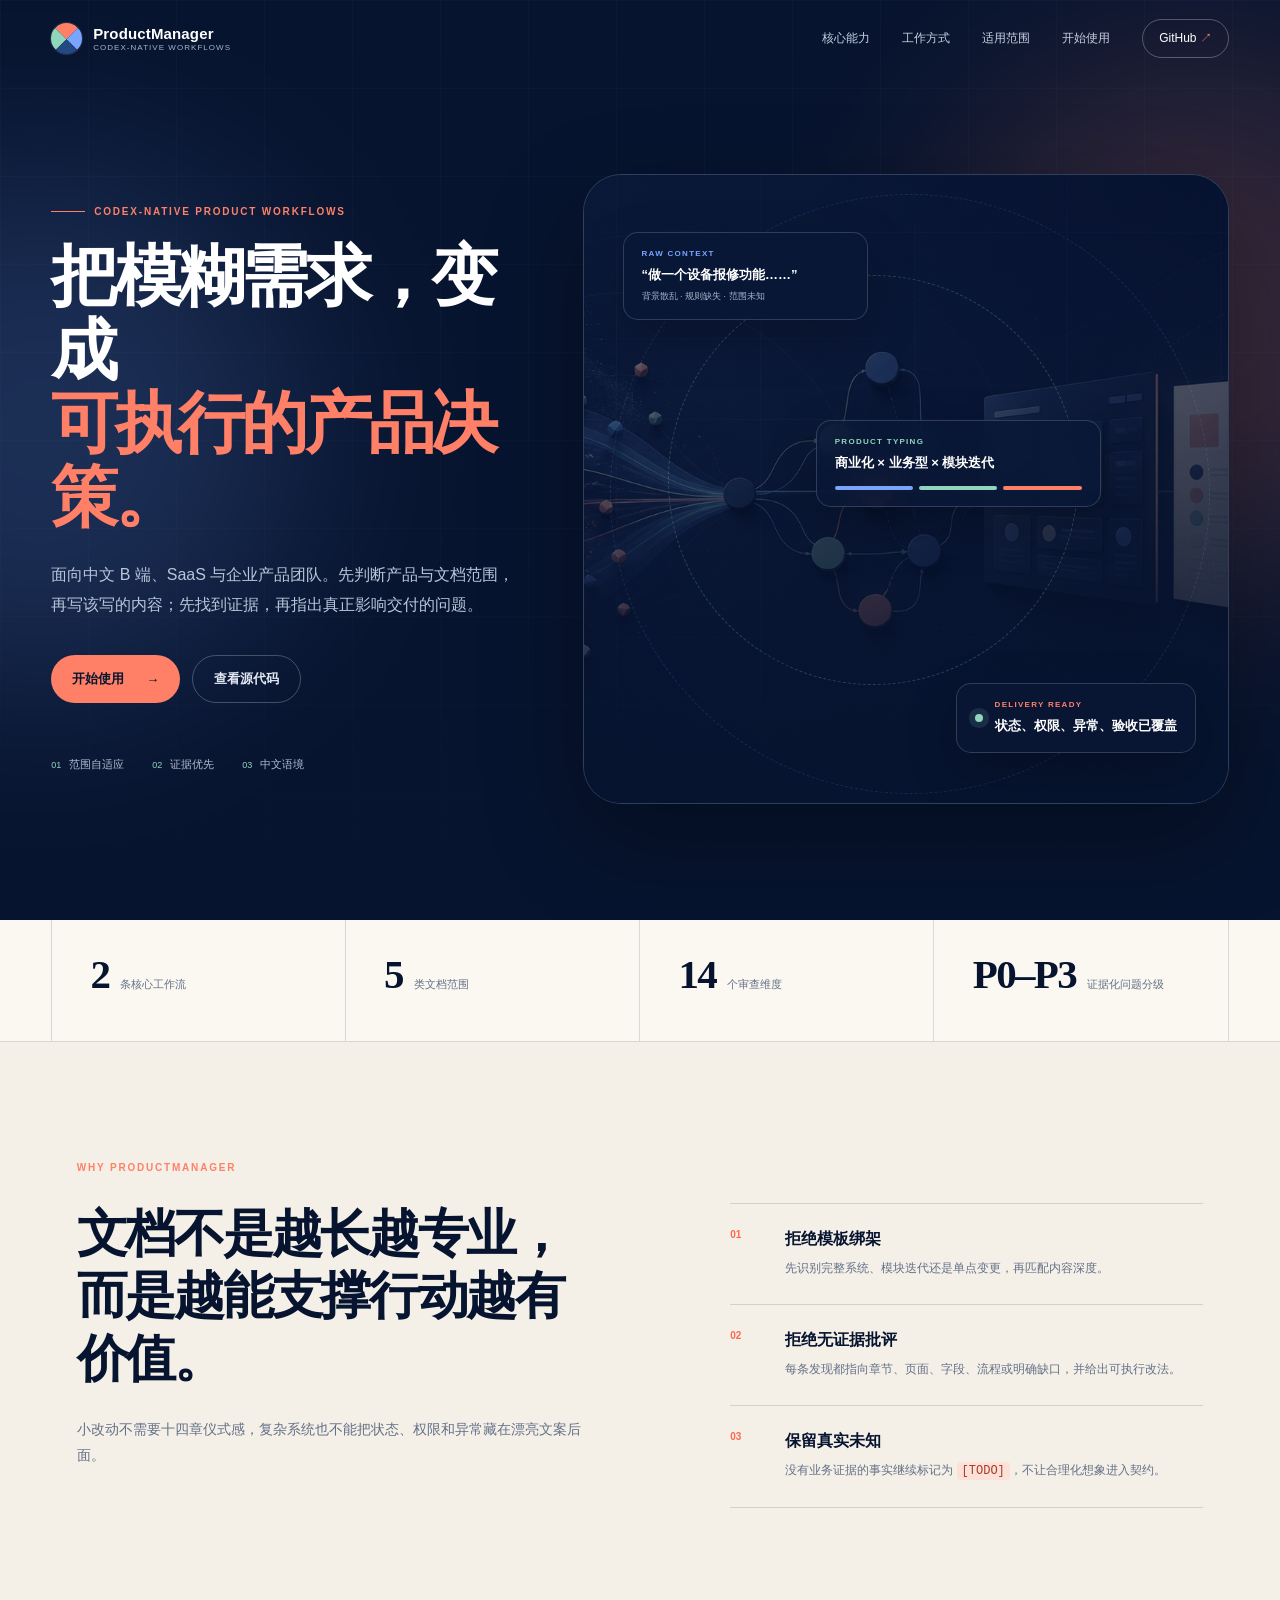
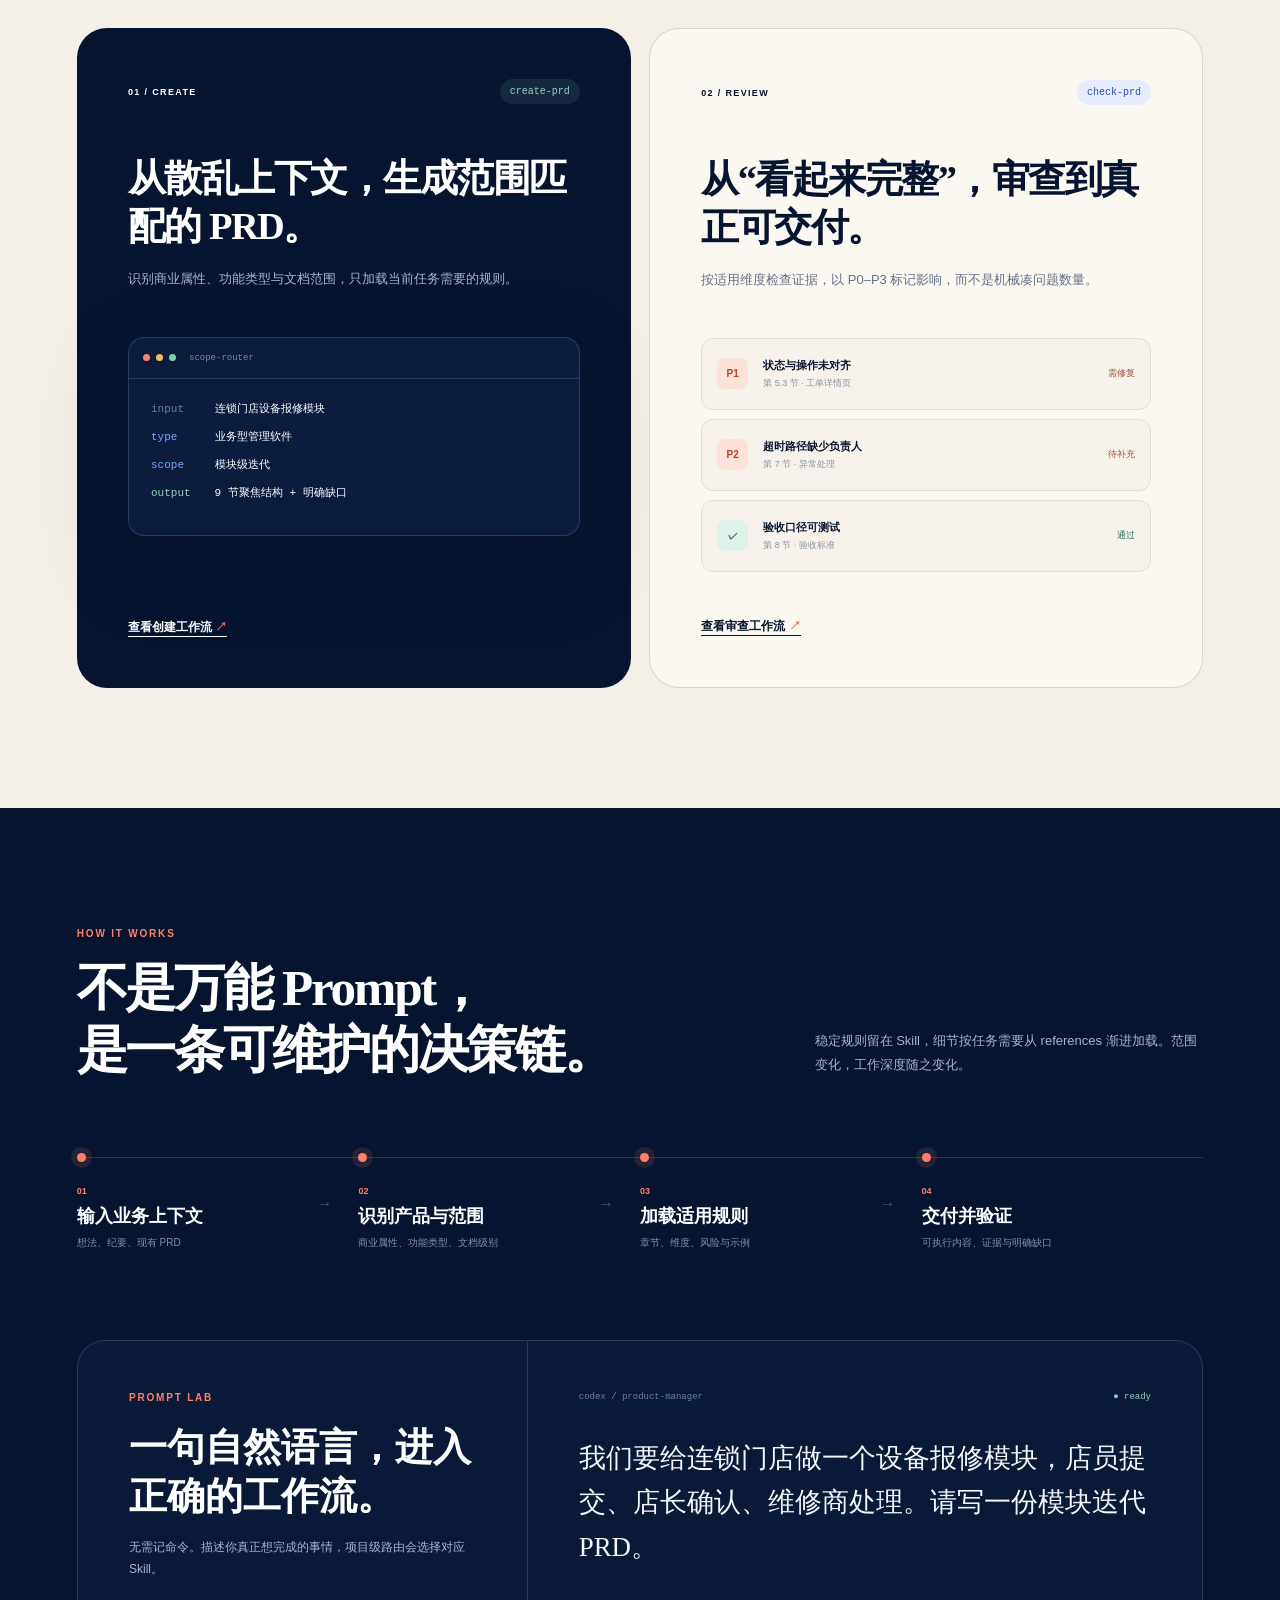
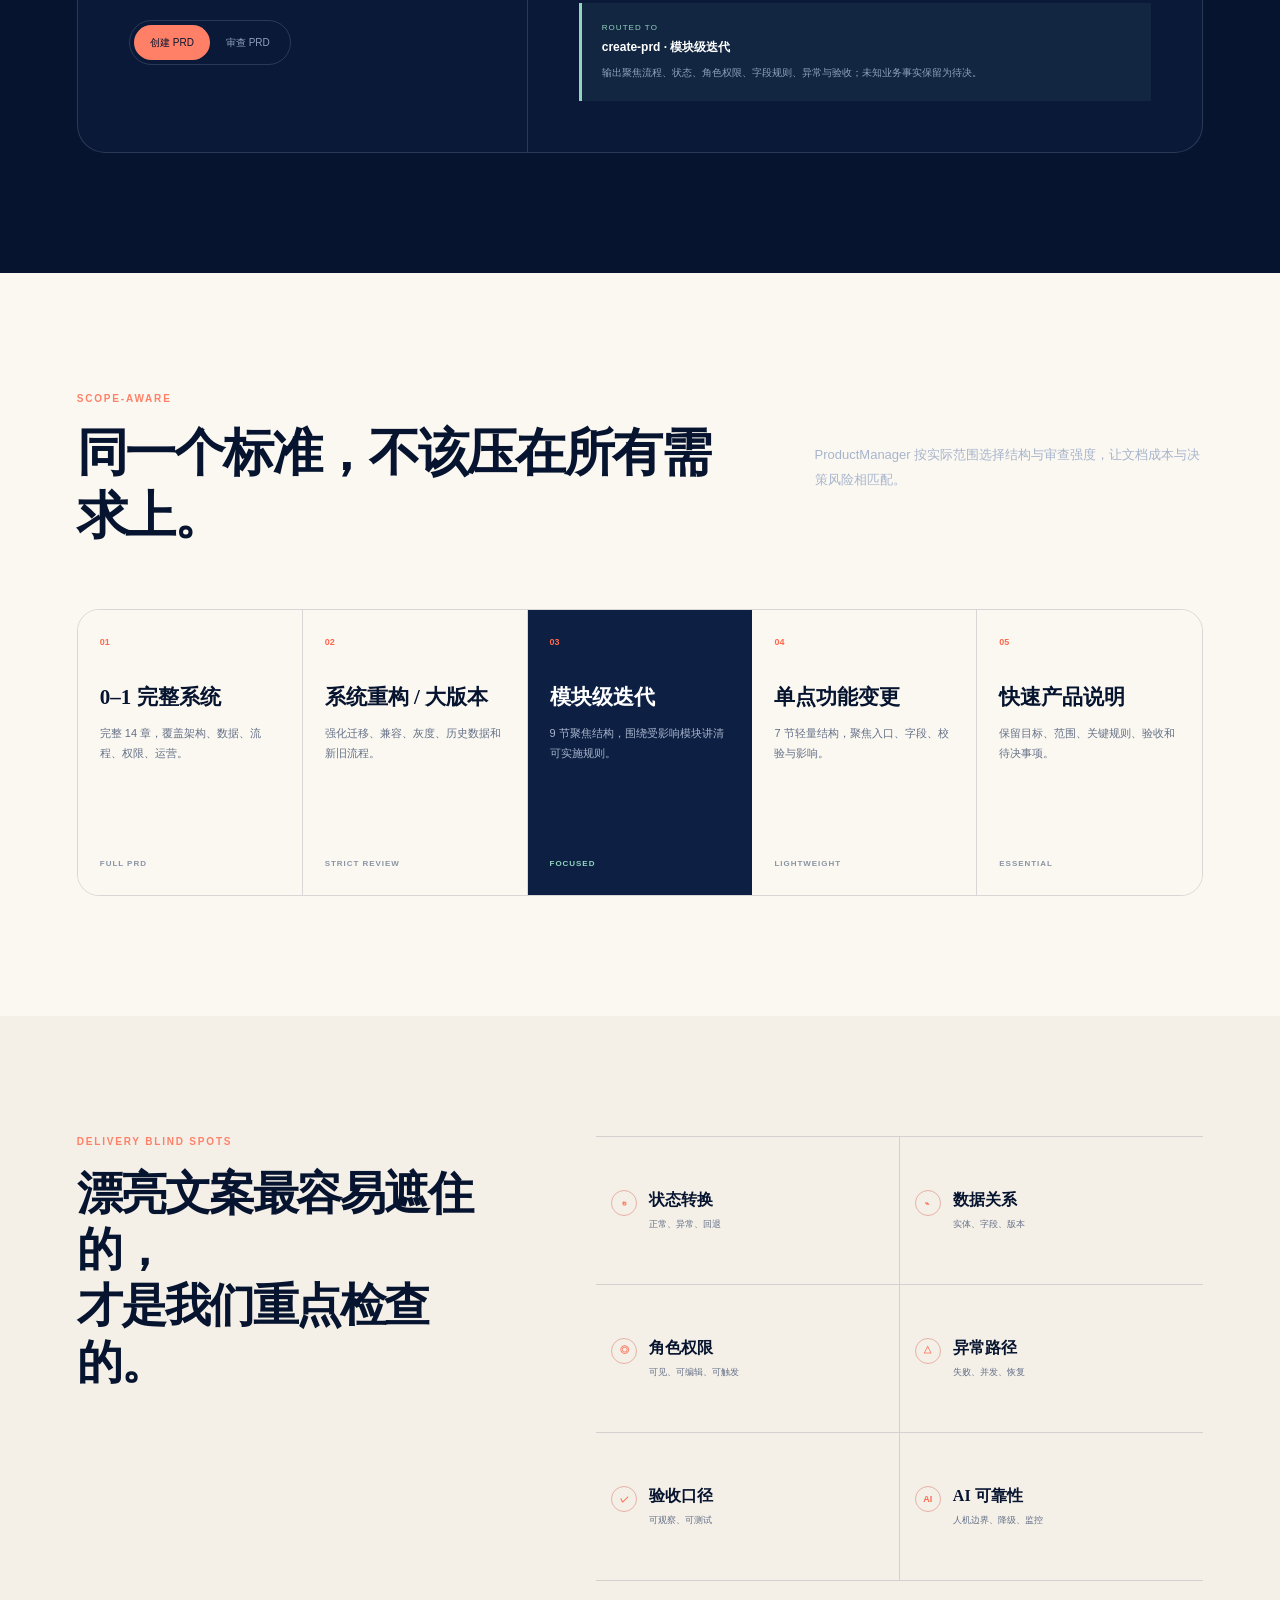
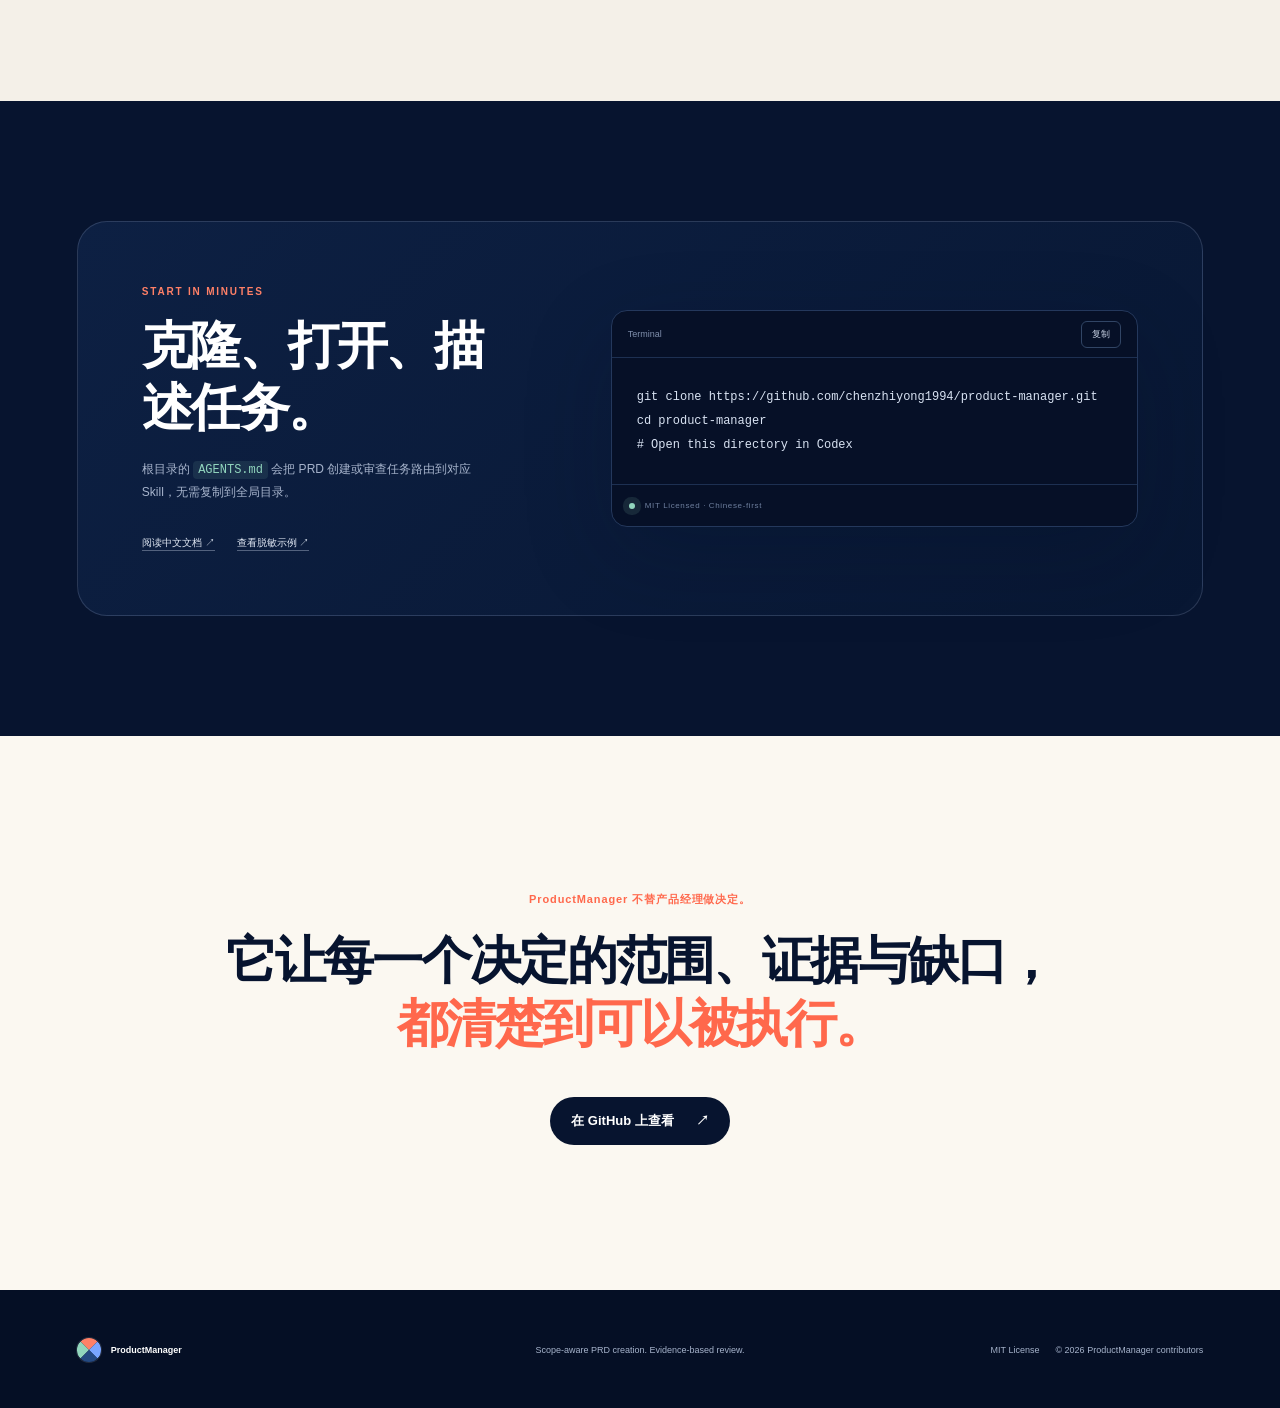
<file: site/index.html>
<!doctype html>
<html lang="zh-CN">
<head>
  <meta charset="UTF-8">
  <meta name="viewport" content="width=device-width, initial-scale=1">
  <meta name="description" content="ProductManager：面向中文 B 端、SaaS 与企业产品团队的 Codex 原生 PRD 创建与审查工作流。">
  <meta name="theme-color" content="#07142f">
  <meta property="og:title" content="ProductManager · 把模糊需求变成可执行的产品决策">
  <meta property="og:description" content="范围自适应的 PRD 创建与证据优先的产品文档审查。">
  <meta property="og:type" content="website">
  <meta property="og:url" content="https://chenzhiyong1994.github.io/product-manager/">
  <meta property="og:image" content="https://chenzhiyong1994.github.io/product-manager/assets/product-manager-hero.png">
  <title>ProductManager · Codex 原生产品管理工作流</title>
  <link rel="icon" href="assets/favicon.svg" type="image/svg+xml">
  <link rel="stylesheet" href="assets/styles.css">
</head>
<body>
  <a class="skip-link" href="#main">跳到主要内容</a>

  <header class="site-header" data-header>
    <a class="brand" href="#top" aria-label="ProductManager 首页">
      <span class="brand-mark" aria-hidden="true"><i></i><i></i><i></i><i></i></span>
      <span><strong>ProductManager</strong><small>Codex-native workflows</small></span>
    </a>
    <button class="menu-button" type="button" aria-label="打开导航" aria-expanded="false" data-menu-button>
      <span></span><span></span>
    </button>
    <nav class="main-nav" aria-label="主导航" data-menu>
      <a href="#capabilities">核心能力</a>
      <a href="#workflow">工作方式</a>
      <a href="#scope">适用范围</a>
      <a href="#quick-start">开始使用</a>
      <a class="nav-cta" href="https://github.com/chenzhiyong1994/product-manager" target="_blank" rel="noreferrer">GitHub <span>↗</span></a>
    </nav>
  </header>

  <main id="main">
    <section class="hero" id="top">
      <div class="hero-grid" aria-hidden="true"></div>
      <div class="hero-glow glow-one" aria-hidden="true"></div>
      <div class="hero-glow glow-two" aria-hidden="true"></div>
      <div class="hero-copy reveal">
        <div class="eyebrow"><span></span>CODEX-NATIVE PRODUCT WORKFLOWS</div>
        <h1>把模糊需求，变成<br><em>可执行的产品决策。</em></h1>
        <p>面向中文 B 端、SaaS 与企业产品团队。先判断产品与文档范围，再写该写的内容；先找到证据，再指出真正影响交付的问题。</p>
        <div class="hero-actions">
          <a class="button button-primary" href="#quick-start">开始使用 <span>→</span></a>
          <a class="button button-ghost" href="https://github.com/chenzhiyong1994/product-manager" target="_blank" rel="noreferrer">查看源代码</a>
        </div>
        <ul class="hero-notes" aria-label="产品特征">
          <li><span>01</span>范围自适应</li>
          <li><span>02</span>证据优先</li>
          <li><span>03</span>中文语境</li>
        </ul>
      </div>

      <div class="hero-visual reveal" aria-label="从上下文到可执行产品文档的处理示意">
        <img src="assets/product-manager-hero.png" alt="产品上下文经过结构化工作流生成 PRD 的抽象示意图">
        <div class="visual-shade"></div>
        <div class="signal-card signal-input">
          <small>RAW CONTEXT</small>
          <strong>“做一个设备报修功能……”</strong>
          <span>背景散乱 · 规则缺失 · 范围未知</span>
        </div>
        <div class="signal-card signal-route">
          <small>PRODUCT TYPING</small>
          <strong>商业化 × 业务型 × 模块迭代</strong>
          <div class="route-line"><i></i><i></i><i></i></div>
        </div>
        <div class="signal-card signal-output">
          <span class="status-dot"></span>
          <div><small>DELIVERY READY</small><strong>状态、权限、异常、验收已覆盖</strong></div>
        </div>
        <div class="orbit orbit-one"></div>
        <div class="orbit orbit-two"></div>
      </div>
    </section>

    <section class="proof-strip" aria-label="项目能力数据">
      <div><strong>2</strong><span>条核心工作流</span></div>
      <div><strong>5</strong><span>类文档范围</span></div>
      <div><strong>14</strong><span>个审查维度</span></div>
      <div><strong>P0–P3</strong><span>证据化问题分级</span></div>
    </section>

    <section class="problem section" id="capabilities">
      <div class="section-kicker reveal">WHY PRODUCTMANAGER</div>
      <div class="problem-layout">
        <div class="problem-title reveal">
          <h2>文档不是越长越专业，<br>而是越能支撑行动越有价值。</h2>
          <p>小改动不需要十四章仪式感，复杂系统也不能把状态、权限和异常藏在漂亮文案后面。</p>
        </div>
        <div class="problem-list reveal">
          <article><span>01</span><div><h3>拒绝模板绑架</h3><p>先识别完整系统、模块迭代还是单点变更，再匹配内容深度。</p></div></article>
          <article><span>02</span><div><h3>拒绝无证据批评</h3><p>每条发现都指向章节、页面、字段、流程或明确缺口，并给出可执行改法。</p></div></article>
          <article><span>03</span><div><h3>保留真实未知</h3><p>没有业务证据的事实继续标记为 <code>[TODO]</code>，不让合理化想象进入契约。</p></div></article>
        </div>
      </div>
    </section>

    <section class="capability-section section">
      <div class="capability-grid">
        <article class="capability-card create-card reveal">
          <header>
            <span class="card-index">01 / CREATE</span>
            <span class="skill-badge">create-prd</span>
          </header>
          <h2>从散乱上下文，生成范围匹配的 PRD。</h2>
          <p>识别商业属性、功能类型与文档范围，只加载当前任务需要的规则。</p>
          <div class="terminal-window" aria-label="create-prd 输出示例">
            <div class="terminal-head"><i></i><i></i><i></i><span>scope-router</span></div>
            <div class="terminal-body">
              <p><span class="muted">input</span> 连锁门店设备报修模块</p>
              <p><span class="accent">type</span> 业务型管理软件</p>
              <p><span class="accent">scope</span> 模块级迭代</p>
              <p><span class="success">output</span> 9 节聚焦结构 + 明确缺口</p>
            </div>
          </div>
          <a href="https://github.com/chenzhiyong1994/product-manager/tree/main/skills/create-prd" target="_blank" rel="noreferrer">查看创建工作流 <span>↗</span></a>
        </article>

        <article class="capability-card review-card reveal">
          <header>
            <span class="card-index">02 / REVIEW</span>
            <span class="skill-badge">check-prd</span>
          </header>
          <h2>从“看起来完整”，审查到真正可交付。</h2>
          <p>按适用维度检查证据，以 P0–P3 标记影响，而不是机械凑问题数量。</p>
          <div class="review-stack" aria-label="check-prd 问题示例">
            <div><b>P1</b><span><strong>状态与操作未对齐</strong><small>第 5.3 节 · 工单详情页</small></span><em>需修复</em></div>
            <div><b>P2</b><span><strong>超时路径缺少负责人</strong><small>第 7 节 · 异常处理</small></span><em>待补充</em></div>
            <div class="resolved"><b>✓</b><span><strong>验收口径可测试</strong><small>第 8 节 · 验收标准</small></span><em>通过</em></div>
          </div>
          <a href="https://github.com/chenzhiyong1994/product-manager/tree/main/skills/check-prd" target="_blank" rel="noreferrer">查看审查工作流 <span>↗</span></a>
        </article>
      </div>
    </section>

    <section class="workflow section" id="workflow">
      <div class="section-heading reveal">
        <div><span class="section-kicker">HOW IT WORKS</span><h2>不是万能 Prompt，<br>是一条可维护的决策链。</h2></div>
        <p>稳定规则留在 Skill，细节按任务需要从 references 渐进加载。范围变化，工作深度随之变化。</p>
      </div>

      <ol class="workflow-track reveal">
        <li><span>01</span><strong>输入业务上下文</strong><small>想法、纪要、现有 PRD</small></li>
        <li><span>02</span><strong>识别产品与范围</strong><small>商业属性、功能类型、文档级别</small></li>
        <li><span>03</span><strong>加载适用规则</strong><small>章节、维度、风险与示例</small></li>
        <li><span>04</span><strong>交付并验证</strong><small>可执行内容、证据与明确缺口</small></li>
      </ol>

      <div class="prompt-lab reveal">
        <div class="lab-copy">
          <span class="section-kicker">PROMPT LAB</span>
          <h3>一句自然语言，进入正确的工作流。</h3>
          <p>无需记命令。描述你真正想完成的事情，项目级路由会选择对应 Skill。</p>
          <div class="lab-tabs" role="tablist" aria-label="示例类型">
            <button class="active" type="button" role="tab" aria-selected="true" data-example="create">创建 PRD</button>
            <button type="button" role="tab" aria-selected="false" data-example="review">审查 PRD</button>
          </div>
        </div>
        <div class="lab-console">
          <div class="console-label"><span>codex / product-manager</span><i>● ready</i></div>
          <blockquote data-prompt>我们要给连锁门店做一个设备报修模块，店员提交、店长确认、维修商处理。请写一份模块迭代 PRD。</blockquote>
          <div class="console-result">
            <small>ROUTED TO</small>
            <strong data-route>create-prd · 模块级迭代</strong>
            <p data-result>输出聚焦流程、状态、角色权限、字段规则、异常与验收；未知业务事实保留为待决。</p>
          </div>
        </div>
      </div>
    </section>

    <section class="scope section" id="scope">
      <div class="section-heading compact reveal">
        <div><span class="section-kicker">SCOPE-AWARE</span><h2>同一个标准，不该压在所有需求上。</h2></div>
        <p>ProductManager 按实际范围选择结构与审查强度，让文档成本与决策风险相匹配。</p>
      </div>
      <div class="scope-grid reveal">
        <article><span>01</span><h3>0–1 完整系统</h3><p>完整 14 章，覆盖架构、数据、流程、权限、运营。</p><em>FULL PRD</em></article>
        <article><span>02</span><h3>系统重构 / 大版本</h3><p>强化迁移、兼容、灰度、历史数据和新旧流程。</p><em>STRICT REVIEW</em></article>
        <article class="featured"><span>03</span><h3>模块级迭代</h3><p>9 节聚焦结构，围绕受影响模块讲清可实施规则。</p><em>FOCUSED</em></article>
        <article><span>04</span><h3>单点功能变更</h3><p>7 节轻量结构，聚焦入口、字段、校验与影响。</p><em>LIGHTWEIGHT</em></article>
        <article><span>05</span><h3>快速产品说明</h3><p>保留目标、范围、关键规则、验收和待决事项。</p><em>ESSENTIAL</em></article>
      </div>
    </section>

    <section class="blind-spots section">
      <div class="blind-copy reveal">
        <span class="section-kicker">DELIVERY BLIND SPOTS</span>
        <h2>漂亮文案最容易遮住的，<br>才是我们重点检查的。</h2>
      </div>
      <div class="blind-grid reveal" aria-label="交付盲区">
        <div><i>↻</i><strong>状态转换</strong><span>正常、异常、回退</span></div>
        <div><i>⌁</i><strong>数据关系</strong><span>实体、字段、版本</span></div>
        <div><i>◎</i><strong>角色权限</strong><span>可见、可编辑、可触发</span></div>
        <div><i>△</i><strong>异常路径</strong><span>失败、并发、恢复</span></div>
        <div><i>✓</i><strong>验收口径</strong><span>可观察、可测试</span></div>
        <div><i>AI</i><strong>AI 可靠性</strong><span>人机边界、降级、监控</span></div>
      </div>
    </section>

    <section class="quick-start section" id="quick-start">
      <div class="quick-panel reveal">
        <div class="quick-copy">
          <span class="section-kicker">START IN MINUTES</span>
          <h2>克隆、打开、描述任务。</h2>
          <p>根目录的 <code>AGENTS.md</code> 会把 PRD 创建或审查任务路由到对应 Skill，无需复制到全局目录。</p>
          <div class="quick-links">
            <a href="https://github.com/chenzhiyong1994/product-manager/blob/main/README_zh-CN.md" target="_blank" rel="noreferrer">阅读中文文档 ↗</a>
            <a href="https://github.com/chenzhiyong1994/product-manager/tree/main/examples" target="_blank" rel="noreferrer">查看脱敏示例 ↗</a>
          </div>
        </div>
        <div class="code-block">
          <div class="code-head"><span>Terminal</span><button type="button" data-copy aria-label="复制命令">复制</button></div>
          <pre><code data-code>git clone https://github.com/chenzhiyong1994/product-manager.git
cd product-manager
# Open this directory in Codex</code></pre>
          <div class="code-foot"><span class="status-dot"></span>MIT Licensed · Chinese-first</div>
        </div>
      </div>
    </section>

    <section class="manifesto section reveal">
      <p>ProductManager 不替产品经理做决定。</p>
      <h2>它让每一个决定的范围、证据与缺口，<br><em>都清楚到可以被执行。</em></h2>
      <a class="button button-primary" href="https://github.com/chenzhiyong1994/product-manager" target="_blank" rel="noreferrer">在 GitHub 上查看 <span>↗</span></a>
    </section>
  </main>

  <footer>
    <div class="footer-brand"><span class="brand-mark" aria-hidden="true"><i></i><i></i><i></i><i></i></span><strong>ProductManager</strong></div>
    <p>Scope-aware PRD creation. Evidence-based review.</p>
    <div><a href="https://github.com/chenzhiyong1994/product-manager/blob/main/LICENSE">MIT License</a><span>© <span data-year>2026</span> ProductManager contributors</span></div>
  </footer>

  <script src="assets/app.js"></script>
</body>
</html>
</file>
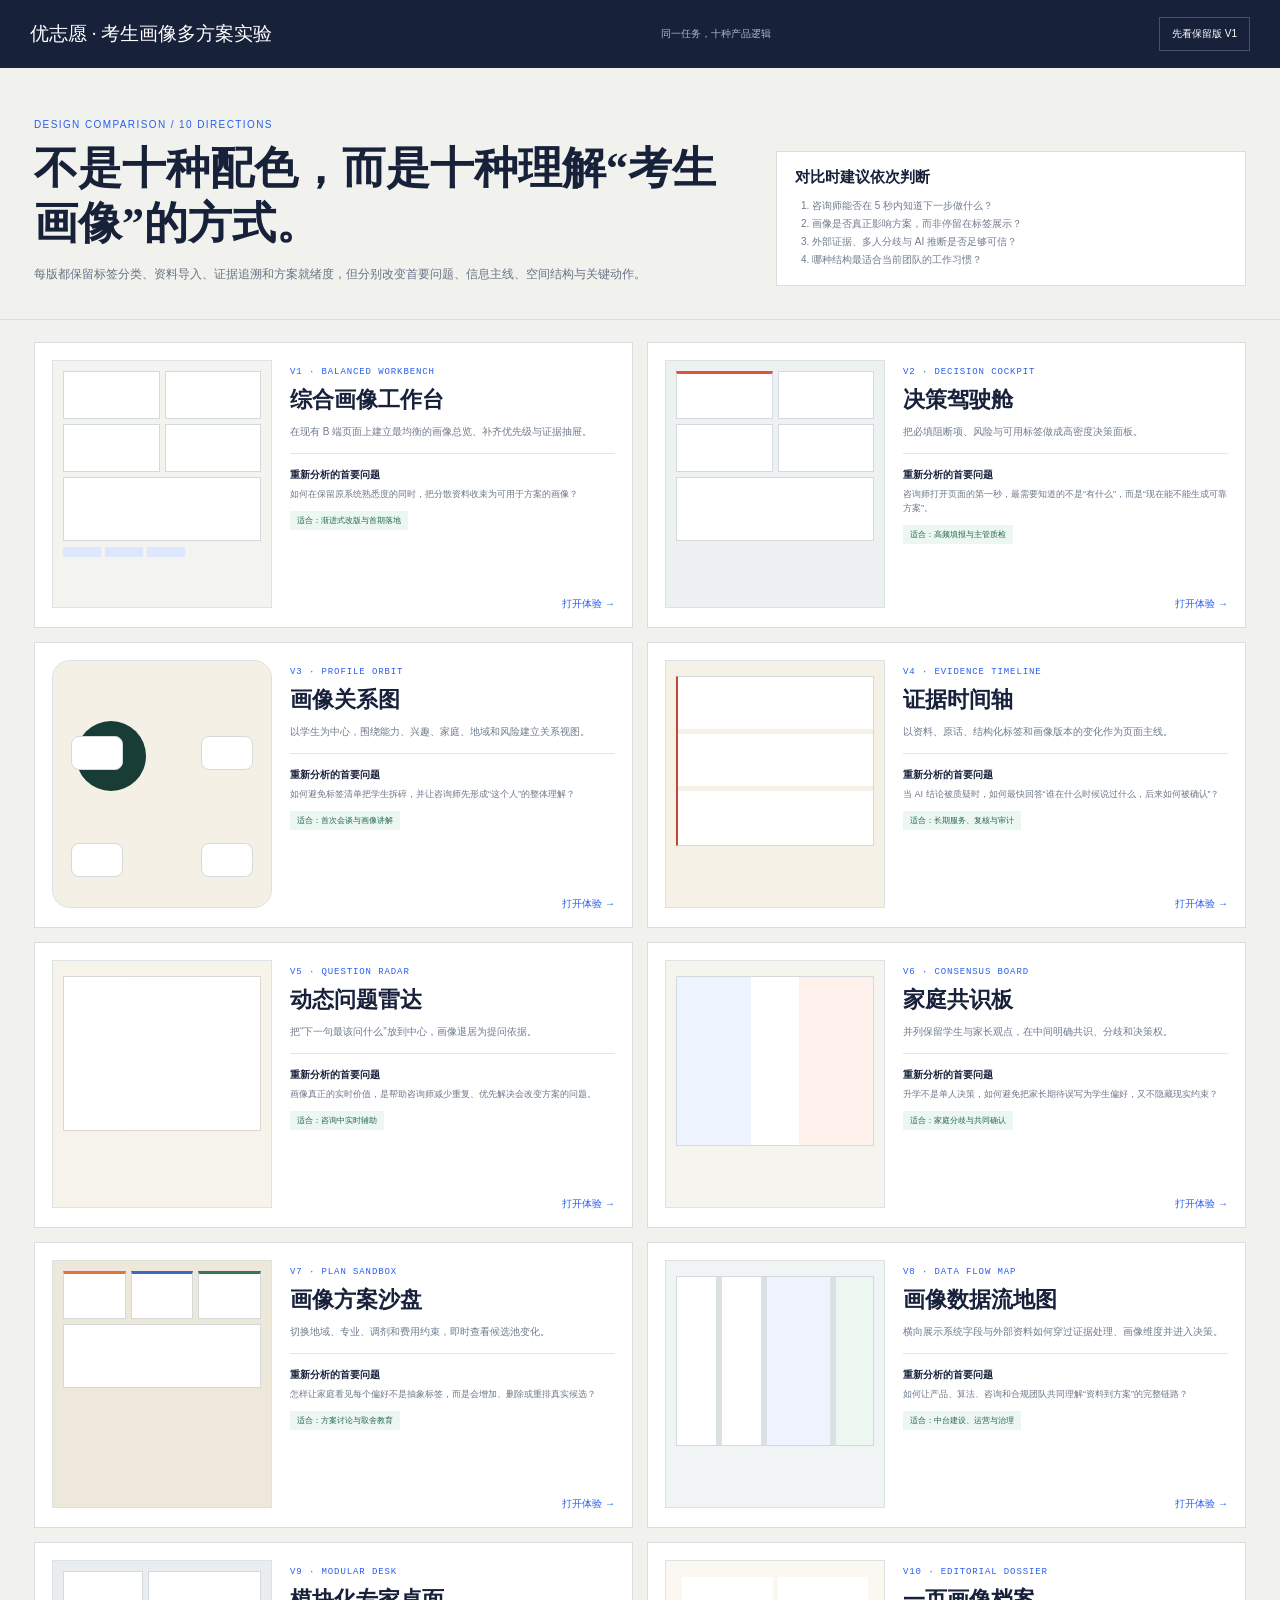
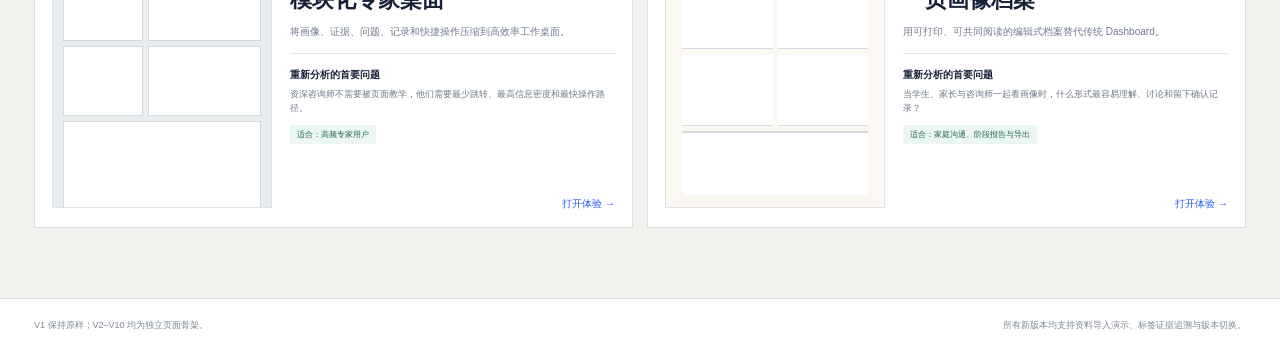
<file: prototypes/candidate-profile-variations/index.html>
<!doctype html>
<html lang="zh-CN">
<head>
  <meta charset="UTF-8">
  <meta name="viewport" content="width=device-width,initial-scale=1">
  <title>考生画像 · 十版原型对比</title>
  <style>
    :root{--ink:#17213a;--paper:#f1f2ed;--line:#d9dedf;--blue:#285df0;--red:#dc583f;--green:#29755d}*{box-sizing:border-box}body{margin:0;color:var(--ink);background:var(--paper);font-family:"MiSans","PingFang SC","Microsoft YaHei",sans-serif}.top{height:68px;padding:0 30px;display:flex;align-items:center;justify-content:space-between;color:#fff;background:var(--ink)}.brand{font-family:"STZhongsong",serif;font-size:19px}.top span{color:#aeb8ca;font-size:10px}.top a{height:34px;padding:0 12px;display:inline-flex;align-items:center;color:#fff;border:1px solid #45516a;text-decoration:none;font-size:10px}.hero{padding:46px 34px 33px;display:grid;grid-template-columns:1fr 470px;gap:40px;align-items:end;border-bottom:1px solid var(--line)}.hero small{color:var(--blue);font-size:10px;letter-spacing:.14em}.hero h1{max-width:760px;margin:9px 0 13px;font-family:"STZhongsong",serif;font-size:44px;line-height:1.25}.hero p{margin:0;color:#687387;font-size:12px;line-height:1.8}.method{padding:16px 18px;border:1px solid var(--line);background:#fff}.method b{font-family:"STZhongsong",serif;font-size:15px}.method ol{margin:10px 0 0;padding-left:17px;color:#707b8c;font-size:10px;line-height:1.8}.gallery{padding:22px 34px 70px;display:grid;grid-template-columns:repeat(2,minmax(0,1fr));gap:14px}.card{position:relative;min-height:286px;padding:17px;display:grid;grid-template-columns:220px 1fr;gap:18px;border:1px solid var(--line);background:#fff;text-decoration:none;color:inherit;overflow:hidden;transition:transform .2s,box-shadow .2s,border-color .2s}.card:hover{transform:translateY(-3px);border-color:#aebbd0;box-shadow:0 15px 34px rgba(24,36,58,.1)}.card:after{content:"打开体验 →";position:absolute;right:17px;bottom:16px;color:var(--blue);font-size:10px}.preview{height:248px;padding:10px;border:1px solid #dde2e4;background:#f5f7f6;overflow:hidden}.preview .p-top{height:18px;margin-bottom:7px;background:#1a2740}.preview .p-title{width:55%;height:9px;margin-bottom:7px;background:#9ca8b7}.preview .p-grid{display:grid;grid-template-columns:1fr 1fr;gap:5px}.preview .p-grid i{height:48px;border:1px solid #d4d9db;background:#fff}.preview .p-wide{height:64px;margin-top:5px;border:1px solid #d4d9db;background:#fff}.preview .p-tags{margin-top:6px;display:flex;gap:4px}.preview .p-tags i{width:38px;height:10px;background:#dce6ff}.card-copy small{font-family:"DIN Alternate",monospace;color:var(--blue);font-size:9px;letter-spacing:.1em}.card-copy h2{margin:7px 0 8px;font-family:"STZhongsong",serif;font-size:22px}.card-copy>p{margin:0;color:#6f7b8c;font-size:10px;line-height:1.7}.analysis{margin-top:13px;padding-top:10px;border-top:1px solid #e3e6e7}.analysis b{font-size:10px}.analysis p{margin:5px 0;color:#6d7889;font-size:9px;line-height:1.6}.best{display:inline-block;margin-top:5px;padding:4px 7px;color:#23664f;background:#edf7f2;font-size:8px}.v1 .preview{background:#f3f4ef}.v1 .p-top{background:#2558f4}.v2 .preview{background:#edf1f2}.v2 .p-top{background:#172640}.v2 .p-grid i:nth-child(1){border-top:3px solid #df543c}.v3 .preview{position:relative;background:#f4f0e6;border-radius:18px}.v3 .p-top{background:#173d36}.v3 .p-grid{height:170px;place-items:center}.v3 .p-grid:before{content:"张\A 68%";white-space:pre;width:70px;height:70px;display:grid;place-items:center;border-radius:50%;color:#fff;background:#173d36;text-align:center;font-size:9px}.v3 .p-grid i{position:absolute;width:52px;height:34px;border-radius:8px}.v3 .p-grid i:nth-child(1){left:18px;top:75px}.v3 .p-grid i:nth-child(2){right:18px;top:75px}.v3 .p-grid i:nth-child(3){left:18px;bottom:30px}.v3 .p-grid i:nth-child(4){right:18px;bottom:30px}.v4 .preview{background:#f5f1e7}.v4 .p-top{background:#596449}.v4 .p-wide{height:170px;border-left:2px solid #bd4934;background:linear-gradient(#fff 0 31%,transparent 31% 34%,#fff 34% 65%,transparent 65% 68%,#fff 68%)}.v5 .preview{background:#f6f3eb}.v5 .p-top{background:#ed513c}.v5 .p-wide{height:155px;border:0;background:linear-gradient(90deg,#fff 0 32%,#fefefe 32% 70%,#fff 70%);box-shadow:inset 0 0 0 1px #dad8d0}.v6 .preview{background:#f5f4ee}.v6 .p-top{background:#28785f}.v6 .p-wide{height:170px;background:linear-gradient(90deg,#edf3ff 0 38%,#fff 38% 62%,#fff1eb 62%)}.v7 .preview{background:#eee8da}.v7 .p-top{background:#272923}.v7 .p-grid{grid-template-columns:repeat(3,1fr)}.v7 .p-grid i{border-top:3px solid #e4713e}.v7 .p-grid i:nth-child(2){border-top-color:#3f67c6}.v7 .p-grid i:nth-child(3){border-top-color:#39745d}.v8 .preview{background:#f0f4f4}.v8 .p-top{background:#1f8c9d}.v8 .p-wide{height:170px;background:linear-gradient(90deg,#fff 0 20%,#dbe1e3 20% 23%,#fff 23% 43%,#dbe1e3 43% 46%,#eef3ff 46% 78%,#dbe1e3 78% 81%,#edf7f2 81%)}.v9 .preview{background:#e9edef}.v9 .p-top{background:#111b2b}.v9 .p-grid{grid-template-columns:1fr 1.4fr}.v9 .p-grid i{height:70px}.v9 .p-wide{height:87px}.v10 .preview{padding:16px;background:#faf8f1}.v10 .p-top{height:3px;background:#1f211e}.v10 .p-title{width:82%;height:26px;background:#292b27}.v10 .p-grid i{height:72px;border-width:0 0 1px}.v10 .p-wide{border-width:2px 0 0;height:64px}.footer{padding:20px 34px;display:flex;justify-content:space-between;color:#7d8694;border-top:1px solid var(--line);font-size:9px;background:#fff}@media(max-width:1050px){.hero{grid-template-columns:1fr}.gallery{grid-template-columns:1fr}}@media(max-width:620px){.top{padding:0 14px}.top span{display:none}.hero{padding:28px 15px}.hero h1{font-size:32px}.gallery{padding:14px 12px 70px}.card{grid-template-columns:1fr}.preview{height:200px}.card:after{position:static;align-self:end;justify-self:end}.footer{padding:18px 14px;flex-direction:column;gap:5px}}
  </style>
</head>
<body>
  <header class="top"><div class="brand">优志愿 · 考生画像多方案实验</div><span>同一任务，十种产品逻辑</span><a href="../candidate-profile-workbench/index.html">先看保留版 V1</a></header>
  <section class="hero"><div><small>DESIGN COMPARISON / 10 DIRECTIONS</small><h1>不是十种配色，而是十种理解“考生画像”的方式。</h1><p>每版都保留标签分类、资料导入、证据追溯和方案就绪度，但分别改变首要问题、信息主线、空间结构与关键动作。</p></div><aside class="method"><b>对比时建议依次判断</b><ol><li>咨询师能否在 5 秒内知道下一步做什么？</li><li>画像是否真正影响方案，而非停留在标签展示？</li><li>外部证据、多人分歧与 AI 推断是否足够可信？</li><li>哪种结构最适合当前团队的工作习惯？</li></ol></aside></section>
  <main class="gallery">
    <a class="card v1" href="../candidate-profile-workbench/index.html"><div class="preview"><i class="p-top"></i><i class="p-title"></i><div class="p-grid"><i></i><i></i><i></i><i></i></div><div class="p-wide"></div><div class="p-tags"><i></i><i></i><i></i></div></div><div class="card-copy"><small>V1 · BALANCED WORKBENCH</small><h2>综合画像工作台</h2><p>在现有 B 端页面上建立最均衡的画像总览、补齐优先级与证据抽屉。</p><div class="analysis"><b>重新分析的首要问题</b><p>如何在保留原系统熟悉度的同时，把分散资料收束为可用于方案的画像？</p><span class="best">适合：渐进式改版与首期落地</span></div></div></a>
    <a class="card v2" href="v02-decision-cockpit/index.html"><div class="preview"><i class="p-top"></i><i class="p-title"></i><div class="p-grid"><i></i><i></i><i></i><i></i></div><div class="p-wide"></div></div><div class="card-copy"><small>V2 · DECISION COCKPIT</small><h2>决策驾驶舱</h2><p>把必填阻断项、风险与可用标签做成高密度决策面板。</p><div class="analysis"><b>重新分析的首要问题</b><p>咨询师打开页面的第一秒，最需要知道的不是“有什么”，而是“现在能不能生成可靠方案”。</p><span class="best">适合：高频填报与主管质检</span></div></div></a>
    <a class="card v3" href="v03-profile-orbit/index.html"><div class="preview"><i class="p-top"></i><i class="p-title"></i><div class="p-grid"><i></i><i></i><i></i><i></i></div></div><div class="card-copy"><small>V3 · PROFILE ORBIT</small><h2>画像关系图</h2><p>以学生为中心，围绕能力、兴趣、家庭、地域和风险建立关系视图。</p><div class="analysis"><b>重新分析的首要问题</b><p>如何避免标签清单把学生拆碎，并让咨询师先形成“这个人”的整体理解？</p><span class="best">适合：首次会谈与画像讲解</span></div></div></a>
    <a class="card v4" href="v04-evidence-timeline/index.html"><div class="preview"><i class="p-top"></i><i class="p-title"></i><div class="p-wide"></div></div><div class="card-copy"><small>V4 · EVIDENCE TIMELINE</small><h2>证据时间轴</h2><p>以资料、原话、结构化标签和画像版本的变化作为页面主线。</p><div class="analysis"><b>重新分析的首要问题</b><p>当 AI 结论被质疑时，如何最快回答“谁在什么时候说过什么，后来如何被确认”？</p><span class="best">适合：长期服务、复核与审计</span></div></div></a>
    <a class="card v5" href="v05-question-radar/index.html"><div class="preview"><i class="p-top"></i><i class="p-title"></i><div class="p-wide"></div></div><div class="card-copy"><small>V5 · QUESTION RADAR</small><h2>动态问题雷达</h2><p>把“下一句最该问什么”放到中心，画像退居为提问依据。</p><div class="analysis"><b>重新分析的首要问题</b><p>画像真正的实时价值，是帮助咨询师减少重复、优先解决会改变方案的问题。</p><span class="best">适合：咨询中实时辅助</span></div></div></a>
    <a class="card v6" href="v06-consensus-board/index.html"><div class="preview"><i class="p-top"></i><i class="p-title"></i><div class="p-wide"></div></div><div class="card-copy"><small>V6 · CONSENSUS BOARD</small><h2>家庭共识板</h2><p>并列保留学生与家长观点，在中间明确共识、分歧和决策权。</p><div class="analysis"><b>重新分析的首要问题</b><p>升学不是单人决策，如何避免把家长期待误写为学生偏好，又不隐藏现实约束？</p><span class="best">适合：家庭分歧与共同确认</span></div></div></a>
    <a class="card v7" href="v07-plan-sandbox/index.html"><div class="preview"><i class="p-top"></i><i class="p-title"></i><div class="p-grid"><i></i><i></i><i></i></div><div class="p-wide"></div></div><div class="card-copy"><small>V7 · PLAN SANDBOX</small><h2>画像方案沙盘</h2><p>切换地域、专业、调剂和费用约束，即时查看候选池变化。</p><div class="analysis"><b>重新分析的首要问题</b><p>怎样让家庭看见每个偏好不是抽象标签，而是会增加、删除或重排真实候选？</p><span class="best">适合：方案讨论与取舍教育</span></div></div></a>
    <a class="card v8" href="v08-data-flow-map/index.html"><div class="preview"><i class="p-top"></i><i class="p-title"></i><div class="p-wide"></div></div><div class="card-copy"><small>V8 · DATA FLOW MAP</small><h2>画像数据流地图</h2><p>横向展示系统字段与外部资料如何穿过证据处理、画像维度并进入决策。</p><div class="analysis"><b>重新分析的首要问题</b><p>如何让产品、算法、咨询和合规团队共同理解“资料到方案”的完整链路？</p><span class="best">适合：中台建设、运营与治理</span></div></div></a>
    <a class="card v9" href="v09-modular-desk/index.html"><div class="preview"><i class="p-top"></i><i class="p-title"></i><div class="p-grid"><i></i><i></i><i></i><i></i></div><div class="p-wide"></div></div><div class="card-copy"><small>V9 · MODULAR DESK</small><h2>模块化专家桌面</h2><p>将画像、证据、问题、记录和快捷操作压缩到高效率工作桌面。</p><div class="analysis"><b>重新分析的首要问题</b><p>资深咨询师不需要被页面教学，他们需要最少跳转、最高信息密度和最快操作路径。</p><span class="best">适合：高频专家用户</span></div></div></a>
    <a class="card v10" href="v10-editorial-dossier/index.html"><div class="preview"><i class="p-top"></i><i class="p-title"></i><div class="p-grid"><i></i><i></i><i></i><i></i></div><div class="p-wide"></div></div><div class="card-copy"><small>V10 · EDITORIAL DOSSIER</small><h2>一页画像档案</h2><p>用可打印、可共同阅读的编辑式档案替代传统 Dashboard。</p><div class="analysis"><b>重新分析的首要问题</b><p>当学生、家长与咨询师一起看画像时，什么形式最容易理解、讨论和留下确认记录？</p><span class="best">适合：家庭沟通、阶段报告与导出</span></div></div></a>
  </main>
  <footer class="footer"><span>V1 保持原样；V2–V10 均为独立页面骨架。</span><span>所有新版本均支持资料导入演示、标签证据追溯与版本切换。</span></footer>
</body>
</html>
</file>
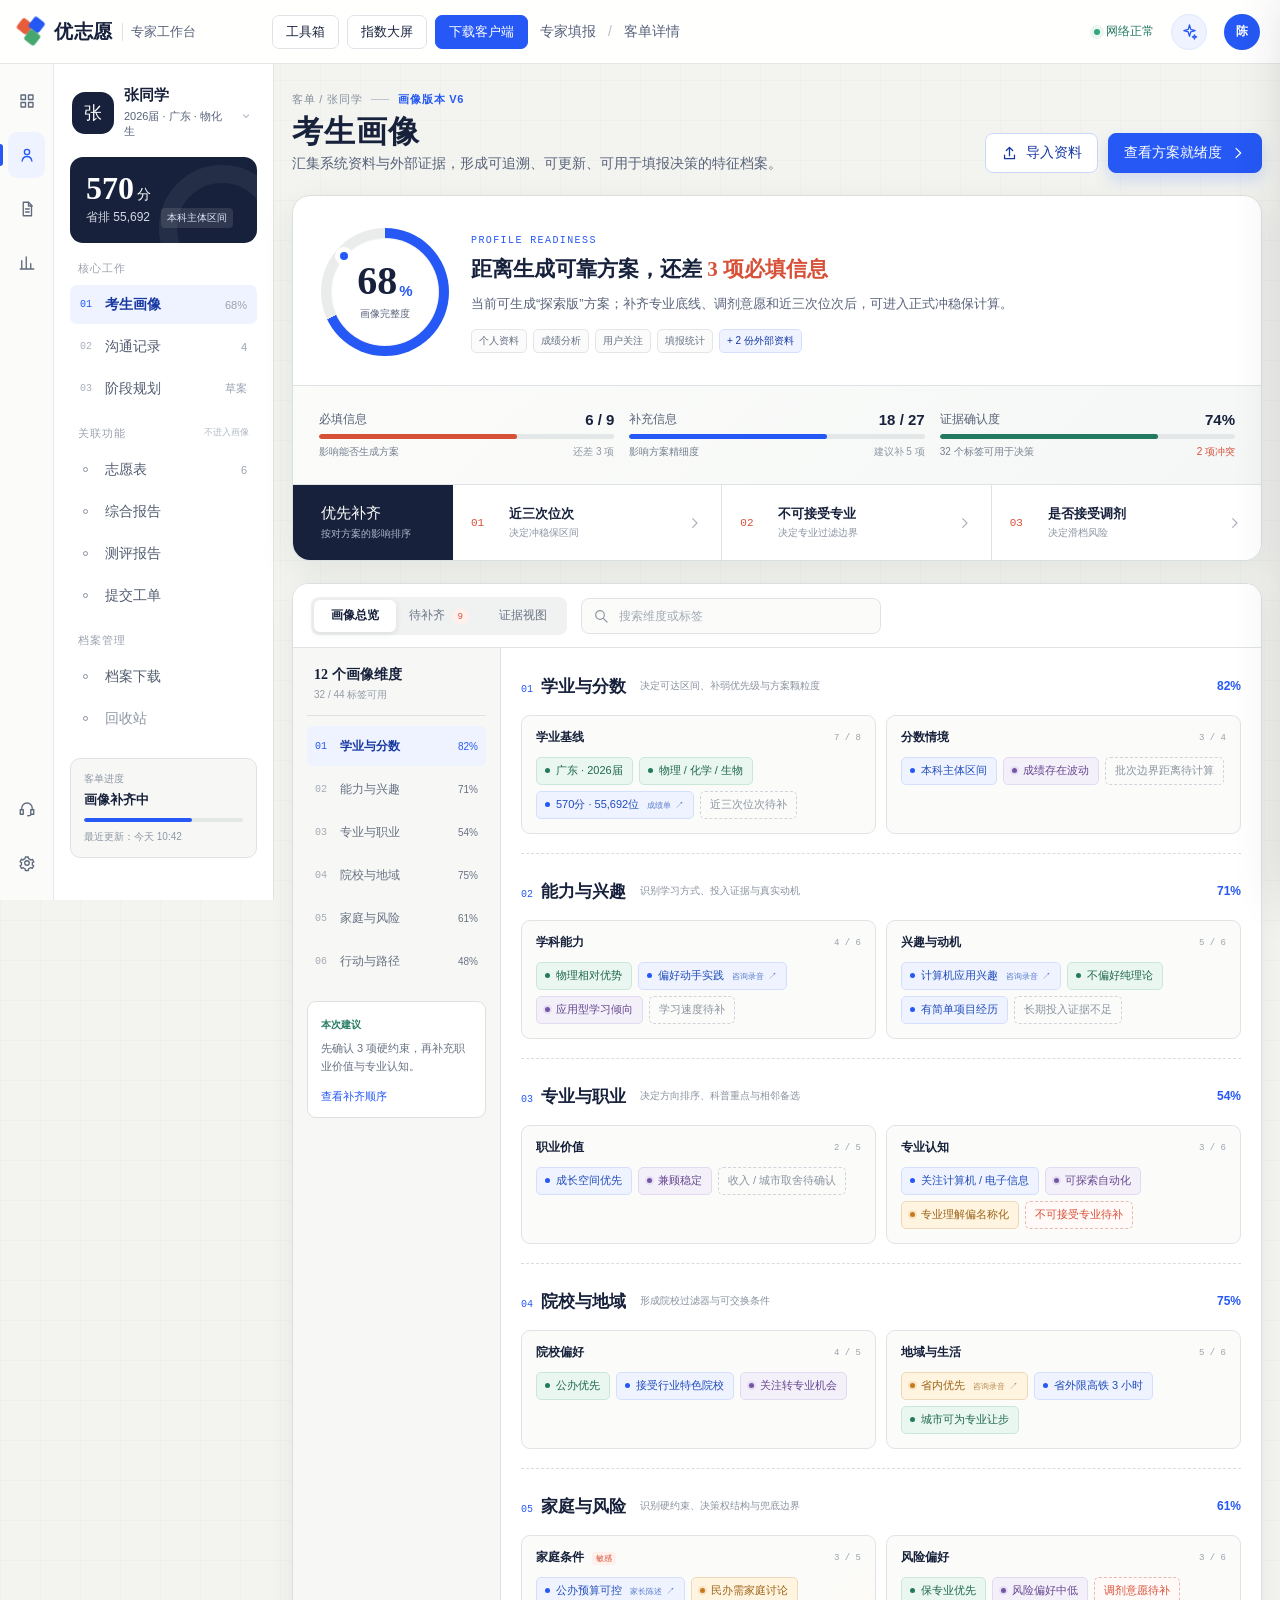
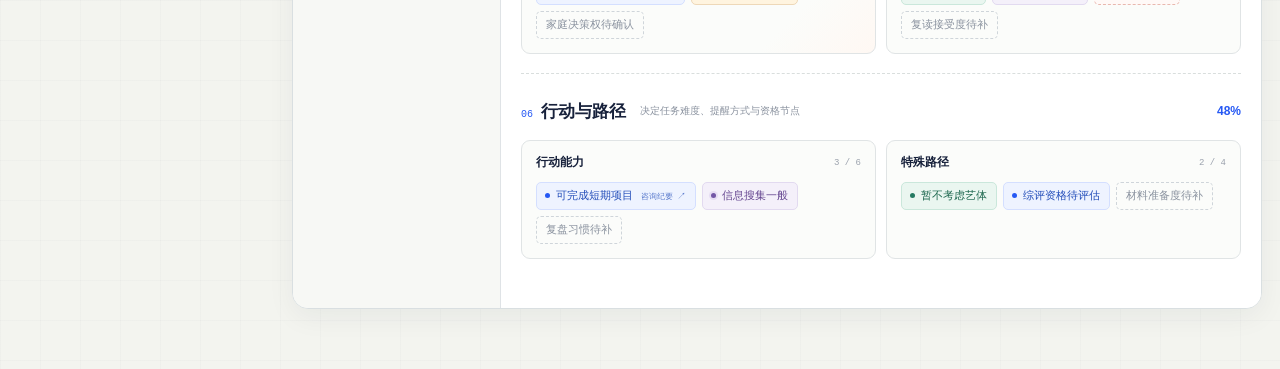
<file: prototypes/candidate-profile-workbench/index.html>
<!doctype html>
<html lang="zh-CN">
<head>
  <meta charset="UTF-8">
  <meta name="viewport" content="width=device-width, initial-scale=1.0">
  <meta name="description" content="以考生画像为核心的升学咨询工作台高保真原型">
  <title>考生画像工作台 · 高保真原型</title>
  <link rel="stylesheet" href="./styles.css">
</head>
<body>
  <!--
    原型假设：
    1. 当前页面用于咨询师服务单个考生，桌面端 1440px 以上为主要场景。
    2. “个人资料 / 成绩分析 / 用户关注 / 填报统计”作为画像的数据源，不再作为平级菜单。
    3. 文档与音频导入在本原型中演示处理链路，不执行真实上传和 AI 解析。
    4. 示例画像内容为演示数据；敏感信息维持脱敏展示。
  -->

  <svg class="svg-sprite" aria-hidden="true">
    <symbol id="i-grid" viewBox="0 0 24 24"><path d="M4 4h6v6H4zM14 4h6v6h-6zM4 14h6v6H4zM14 14h6v6h-6z"/></symbol>
    <symbol id="i-user" viewBox="0 0 24 24"><circle cx="12" cy="8" r="3.5"/><path d="M5.5 20c.7-4.1 2.8-6 6.5-6s5.8 1.9 6.5 6"/></symbol>
    <symbol id="i-file" viewBox="0 0 24 24"><path d="M7 3h7l4 4v14H7z"/><path d="M14 3v5h5M10 12h5M10 16h5"/></symbol>
    <symbol id="i-report" viewBox="0 0 24 24"><path d="M5 20V9M11 20V4M17 20v-7M3 20h18"/></symbol>
    <symbol id="i-headset" viewBox="0 0 24 24"><path d="M5 13v-2a7 7 0 0 1 14 0v2M5 13H3v6h4v-6zm14 0h2v6h-4v-6zM17 20c-1 1-2.7 1-4 1"/></symbol>
    <symbol id="i-settings" viewBox="0 0 24 24"><circle cx="12" cy="12" r="3"/><path d="M19 14.5l2 1.2-2 3.4-2.1-1a8 8 0 0 1-2.9 1.7L13.8 22h-4l-.3-2.2a8 8 0 0 1-2.8-1.7l-2 1-2-3.4 2-1.2a8 8 0 0 1 0-3l-2-1.2 2-3.4 2 1a8 8 0 0 1 2.8-1.7L9.8 4h4l.2 2.2A8 8 0 0 1 17 8l2.1-1 2 3.4-2 1.2a8 8 0 0 1 0 3z"/></symbol>
    <symbol id="i-upload" viewBox="0 0 24 24"><path d="M12 16V4M7.5 8.5L12 4l4.5 4.5M5 15v5h14v-5"/></symbol>
    <symbol id="i-search" viewBox="0 0 24 24"><circle cx="10.5" cy="10.5" r="6.5"/><path d="M15.5 15.5L21 21"/></symbol>
    <symbol id="i-chevron" viewBox="0 0 24 24"><path d="M9 5l7 7-7 7"/></symbol>
    <symbol id="i-close" viewBox="0 0 24 24"><path d="M6 6l12 12M18 6L6 18"/></symbol>
    <symbol id="i-check" viewBox="0 0 24 24"><path d="M5 12.5l4.5 4.5L19 7"/></symbol>
    <symbol id="i-clock" viewBox="0 0 24 24"><circle cx="12" cy="12" r="9"/><path d="M12 7v5l3.5 2"/></symbol>
    <symbol id="i-spark" viewBox="0 0 24 24"><path d="M12 2l1.8 6.2L20 10l-6.2 1.8L12 18l-1.8-6.2L4 10l6.2-1.8z"/><path d="M19 16l.8 2.2L22 19l-2.2.8L19 22l-.8-2.2L16 19l2.2-.8z"/></symbol>
    <symbol id="i-link" viewBox="0 0 24 24"><path d="M9.5 14.5l5-5M7.8 17.8l-1.6 1.6a3.7 3.7 0 0 1-5.2-5.2l3.2-3.2a3.7 3.7 0 0 1 5.2 0M16.2 6.2l1.6-1.6A3.7 3.7 0 0 1 23 9.8L19.8 13a3.7 3.7 0 0 1-5.2 0"/></symbol>
  </svg>

  <div class="app-shell">
    <header class="topbar">
      <div class="brand">
        <span class="brand-mark" aria-hidden="true"><i></i><i></i><i></i></span>
        <strong>优志愿</strong>
        <span class="brand-product">专家工作台</span>
      </div>
      <nav class="top-links" aria-label="全局导航">
        <button type="button">工具箱</button>
        <button type="button">指数大屏</button>
        <button type="button" class="top-link-primary">下载客户端</button>
        <span class="breadcrumb">专家填报 <b>/</b> 客单详情</span>
      </nav>
      <div class="system-status">
        <span class="status-live"><i></i>网络正常</span>
        <span>用时 102ms</span>
        <button class="ai-orb" type="button" aria-label="AI 助手"><svg><use href="#i-spark"/></svg></button>
        <button class="avatar" type="button" aria-label="账户：陈老师">陈</button>
      </div>
    </header>

    <aside class="global-rail" aria-label="全局模块">
      <button type="button"><svg><use href="#i-grid"/></svg><span>总览</span></button>
      <button type="button" class="active"><svg><use href="#i-user"/></svg><span>考生</span></button>
      <button type="button"><svg><use href="#i-file"/></svg><span>服务</span></button>
      <button type="button"><svg><use href="#i-report"/></svg><span>运营</span></button>
      <span class="rail-spacer"></span>
      <button type="button"><svg><use href="#i-headset"/></svg><span>帮助</span></button>
      <button type="button"><svg><use href="#i-settings"/></svg><span>设置</span></button>
    </aside>

    <aside class="context-nav">
      <div class="student-mini">
        <div class="student-avatar">张</div>
        <div>
          <strong>张同学</strong>
          <span>2026届 · 广东 · 物化生</span>
        </div>
        <button type="button" aria-label="切换考生">⌄</button>
      </div>

      <div class="score-mini">
        <div><b>570</b><span>分</span></div>
        <p>省排 55,692</p>
        <span class="score-context">本科主体区间</span>
      </div>

      <nav class="context-menu" aria-label="客单模块">
        <p>核心工作</p>
        <button type="button" class="active"><span class="menu-index">01</span><b>考生画像</b><em>68%</em></button>
        <button type="button"><span class="menu-index">02</span><b>沟通记录</b><em>4</em></button>
        <button type="button"><span class="menu-index">03</span><b>阶段规划</b><em>草案</em></button>

        <p>关联功能 <small>不进入画像</small></p>
        <button type="button"><span class="menu-bullet"></span><b>志愿表</b><em>6</em></button>
        <button type="button"><span class="menu-bullet"></span><b>综合报告</b></button>
        <button type="button"><span class="menu-bullet"></span><b>测评报告</b></button>
        <button type="button"><span class="menu-bullet"></span><b>提交工单</b></button>

        <p>档案管理</p>
        <button type="button"><span class="menu-bullet"></span><b>档案下载</b></button>
        <button type="button" class="muted"><span class="menu-bullet"></span><b>回收站</b></button>
      </nav>

      <div class="service-note">
        <span>客单进度</span>
        <strong>画像补齐中</strong>
        <div class="mini-progress"><i style="width:68%"></i></div>
        <small>最近更新：今天 10:42</small>
      </div>
    </aside>

    <main class="workspace">
      <header class="page-heading">
        <div>
          <div class="eyebrow"><span>客单 / 张同学</span><i></i><b>画像版本 V6</b></div>
          <h1>考生画像</h1>
          <p>汇集系统资料与外部证据，形成可追溯、可更新、可用于填报决策的特征档案。</p>
        </div>
        <div class="heading-actions">
          <button type="button" class="button-secondary" data-open-import><svg><use href="#i-upload"/></svg>导入资料</button>
          <button type="button" class="button-primary" data-open-plan>查看方案就绪度 <svg><use href="#i-chevron"/></svg></button>
        </div>
      </header>

      <section class="readiness-hero" aria-labelledby="readiness-title">
        <div class="readiness-overview">
          <div class="readiness-ring" style="--progress:68" aria-label="画像完整度 68%">
            <div><b>68</b><span>%</span><small>画像完整度</small></div>
          </div>
          <div class="readiness-copy">
            <span class="section-kicker">PROFILE READINESS</span>
            <h2 id="readiness-title">距离生成可靠方案，还差 <em>3 项必填信息</em></h2>
            <p>当前可生成“探索版”方案；补齐专业底线、调剂意愿和近三次位次后，可进入正式冲稳保计算。</p>
            <div class="source-chips" aria-label="当前画像数据来源">
              <span>个人资料</span><span>成绩分析</span><span>用户关注</span><span>填报统计</span><span class="external">+ 2 份外部资料</span>
            </div>
          </div>
        </div>

        <div class="readiness-stats">
          <article>
            <div class="stat-head"><span>必填信息</span><b>6 / 9</b></div>
            <div class="stat-bar required"><i style="width:67%"></i></div>
            <p><strong>影响能否生成方案</strong><span>还差 3 项</span></p>
          </article>
          <article>
            <div class="stat-head"><span>补充信息</span><b>18 / 27</b></div>
            <div class="stat-bar extra"><i style="width:67%"></i></div>
            <p><strong>影响方案精细度</strong><span>建议补 5 项</span></p>
          </article>
          <article>
            <div class="stat-head"><span>证据确认度</span><b>74%</b></div>
            <div class="stat-bar trust"><i style="width:74%"></i></div>
            <p><strong>32 个标签可用于决策</strong><span class="warn">2 项冲突</span></p>
          </article>
        </div>

        <div class="priority-strip">
          <div class="priority-label"><span>优先补齐</span><small>按对方案的影响排序</small></div>
          <button class="gap-item" type="button" data-gap="rank">
            <span class="gap-order">01</span><span><b>近三次位次</b><small>决定冲稳保区间</small></span><svg><use href="#i-chevron"/></svg>
          </button>
          <button class="gap-item" type="button" data-gap="major">
            <span class="gap-order">02</span><span><b>不可接受专业</b><small>决定专业过滤边界</small></span><svg><use href="#i-chevron"/></svg>
          </button>
          <button class="gap-item" type="button" data-gap="adjust">
            <span class="gap-order">03</span><span><b>是否接受调剂</b><small>决定滑档风险</small></span><svg><use href="#i-chevron"/></svg>
          </button>
        </div>
      </section>

      <section class="profile-section">
        <div class="profile-toolbar">
          <div class="segmented" role="tablist" aria-label="画像视图">
            <button type="button" class="active" data-view="overview" role="tab">画像总览</button>
            <button type="button" data-view="gaps" role="tab">待补齐 <span>9</span></button>
            <button type="button" data-view="evidence" role="tab">证据视图</button>
          </div>
          <label class="tag-search">
            <svg><use href="#i-search"/></svg>
            <input id="tagSearch" type="search" placeholder="搜索维度或标签" aria-label="搜索维度或标签">
          </label>
          <div class="legend" aria-label="标签状态说明">
            <span><i class="confirmed"></i>已确认</span>
            <span><i class="supported"></i>有证据</span>
            <span><i class="candidate"></i>AI 推断</span>
            <span><i class="conflicted"></i>待核验</span>
          </div>
        </div>

        <div class="profile-layout">
          <aside class="dimension-index">
            <div class="dimension-index-head">
              <span>12 个画像维度</span>
              <small>32 / 44 标签可用</small>
            </div>
            <nav aria-label="画像维度索引">
              <button type="button" class="active" data-target="academic"><span>01</span><b>学业与分数</b><em>82%</em></button>
              <button type="button" data-target="ability"><span>02</span><b>能力与兴趣</b><em>71%</em></button>
              <button type="button" data-target="major"><span>03</span><b>专业与职业</b><em>54%</em></button>
              <button type="button" data-target="preference"><span>04</span><b>院校与地域</b><em>75%</em></button>
              <button type="button" data-target="family"><span>05</span><b>家庭与风险</b><em>61%</em></button>
              <button type="button" data-target="action"><span>06</span><b>行动与路径</b><em>48%</em></button>
            </nav>
            <div class="dimension-summary">
              <span>本次建议</span>
              <p>先确认 3 项硬约束，再补充职业价值与专业认知。</p>
              <button type="button" data-open-plan>查看补齐顺序</button>
            </div>
          </aside>

          <div class="dimension-canvas" id="dimensionCanvas">
            <section class="dimension-group" id="academic" data-group>
              <header><div><span>01</span><h3>学业与分数</h3></div><p>决定可达区间、补弱优先级与方案颗粒度</p><b>82%</b></header>
              <div class="dimension-cards">
                <article class="dimension-card" data-search="学业基线 广东 2026届 物理 化学 生物 570分 55692位">
                  <div class="card-title"><span>学业基线</span><small>7 / 8</small></div>
                  <div class="tags">
                    <button class="tag confirmed" data-evidence="province">广东 · 2026届</button>
                    <button class="tag confirmed" data-evidence="subjects">物理 / 化学 / 生物</button>
                    <button class="tag supported external-source" data-evidence="score">570分 · 55,692位 <i>成绩单</i></button>
                    <button class="tag gap" data-gap="rank">近三次位次待补</button>
                  </div>
                </article>
                <article class="dimension-card" data-search="分数情境 本科主体区间 批次线 波动">
                  <div class="card-title"><span>分数情境</span><small>3 / 4</small></div>
                  <div class="tags">
                    <button class="tag supported" data-evidence="score-band">本科主体区间</button>
                    <button class="tag candidate" data-evidence="fluctuation">成绩存在波动</button>
                    <button class="tag gap" data-gap="batch">批次边界距离待计算</button>
                  </div>
                </article>
              </div>
            </section>

            <section class="dimension-group" id="ability" data-group>
              <header><div><span>02</span><h3>能力与兴趣</h3></div><p>识别学习方式、投入证据与真实动机</p><b>71%</b></header>
              <div class="dimension-cards">
                <article class="dimension-card" data-search="学科能力 物理优势 动手实践 应用倾向">
                  <div class="card-title"><span>学科能力</span><small>4 / 6</small></div>
                  <div class="tags">
                    <button class="tag confirmed" data-evidence="physics">物理相对优势</button>
                    <button class="tag supported external-source" data-evidence="hands-on">偏好动手实践 <i>咨询录音</i></button>
                    <button class="tag candidate" data-evidence="application">应用型学习倾向</button>
                    <button class="tag gap" data-gap="learning">学习速度待补</button>
                  </div>
                </article>
                <article class="dimension-card" data-search="兴趣与动机 计算机应用 项目经历 纯理论">
                  <div class="card-title"><span>兴趣与动机</span><small>5 / 6</small></div>
                  <div class="tags">
                    <button class="tag supported external-source" data-evidence="computer-interest">计算机应用兴趣 <i>咨询录音</i></button>
                    <button class="tag confirmed" data-evidence="theory">不偏好纯理论</button>
                    <button class="tag supported" data-evidence="project">有简单项目经历</button>
                    <button class="tag gap" data-gap="long-interest">长期投入证据不足</button>
                  </div>
                </article>
              </div>
            </section>

            <section class="dimension-group" id="major" data-group>
              <header><div><span>03</span><h3>专业与职业</h3></div><p>决定方向排序、科普重点与相邻备选</p><b>54%</b></header>
              <div class="dimension-cards">
                <article class="dimension-card" data-search="职业价值 收入 稳定 成长 城市 自主性">
                  <div class="card-title"><span>职业价值</span><small>2 / 5</small></div>
                  <div class="tags">
                    <button class="tag supported" data-evidence="growth">成长空间优先</button>
                    <button class="tag candidate" data-evidence="stability">兼顾稳定</button>
                    <button class="tag gap" data-gap="career-value">收入 / 城市取舍待确认</button>
                  </div>
                </article>
                <article class="dimension-card" data-search="专业认知 计算机 电子信息 自动化 排除专业">
                  <div class="card-title"><span>专业认知</span><small>3 / 6</small></div>
                  <div class="tags">
                    <button class="tag supported" data-evidence="major-range">关注计算机 / 电子信息</button>
                    <button class="tag candidate" data-evidence="automation">可探索自动化</button>
                    <button class="tag conflicted" data-evidence="major-conflict">专业理解偏名称化</button>
                    <button class="tag gap required-gap" data-gap="major">不可接受专业待补</button>
                  </div>
                </article>
              </div>
            </section>

            <section class="dimension-group" id="preference" data-group>
              <header><div><span>04</span><h3>院校与地域</h3></div><p>形成院校过滤器与可交换条件</p><b>75%</b></header>
              <div class="dimension-cards">
                <article class="dimension-card" data-search="院校偏好 公办 行业特色 转专业 保研">
                  <div class="card-title"><span>院校偏好</span><small>4 / 5</small></div>
                  <div class="tags">
                    <button class="tag confirmed" data-evidence="public-school">公办优先</button>
                    <button class="tag supported" data-evidence="industry-school">接受行业特色院校</button>
                    <button class="tag candidate" data-evidence="transfer-major">关注转专业机会</button>
                  </div>
                </article>
                <article class="dimension-card" data-search="地域与生活 省内优先 高铁三小时 广东 城市">
                  <div class="card-title"><span>地域与生活</span><small>5 / 6</small></div>
                  <div class="tags">
                    <button class="tag conflicted external-source" data-evidence="province-first">省内优先 <i>咨询录音</i></button>
                    <button class="tag supported" data-evidence="travel-radius">省外限高铁 3 小时</button>
                    <button class="tag confirmed" data-evidence="city">城市可为专业让步</button>
                  </div>
                </article>
              </div>
            </section>

            <section class="dimension-group" id="family" data-group>
              <header><div><span>05</span><h3>家庭与风险</h3></div><p>识别硬约束、决策权结构与兜底边界</p><b>61%</b></header>
              <div class="dimension-cards">
                <article class="dimension-card sensitive-card" data-search="家庭条件 预算 公办 民办 家长期望">
                  <div class="card-title"><span>家庭条件 <i>敏感</i></span><small>3 / 5</small></div>
                  <div class="tags">
                    <button class="tag supported external-source" data-evidence="budget">公办预算可控 <i>家长陈述</i></button>
                    <button class="tag conflicted" data-evidence="private-school">民办需家庭讨论</button>
                    <button class="tag gap" data-gap="decision-role">家庭决策权待确认</button>
                  </div>
                </article>
                <article class="dimension-card" data-search="风险偏好 冲稳保 专业调剂 复读 中外合作">
                  <div class="card-title"><span>风险偏好</span><small>3 / 6</small></div>
                  <div class="tags">
                    <button class="tag confirmed" data-evidence="protect-major">保专业优先</button>
                    <button class="tag candidate" data-evidence="risk-level">风险偏好中低</button>
                    <button class="tag gap required-gap" data-gap="adjust">调剂意愿待补</button>
                    <button class="tag gap" data-gap="repeat">复读接受度待补</button>
                  </div>
                </article>
              </div>
            </section>

            <section class="dimension-group" id="action" data-group>
              <header><div><span>06</span><h3>行动与路径</h3></div><p>决定任务难度、提醒方式与资格节点</p><b>48%</b></header>
              <div class="dimension-cards">
                <article class="dimension-card" data-search="行动能力 自驱 信息搜集 项目 复盘 时间管理">
                  <div class="card-title"><span>行动能力</span><small>3 / 6</small></div>
                  <div class="tags">
                    <button class="tag supported external-source" data-evidence="execution">可完成短期项目 <i>咨询纪要</i></button>
                    <button class="tag candidate" data-evidence="research-ability">信息搜集一般</button>
                    <button class="tag gap" data-gap="review">复盘习惯待补</button>
                  </div>
                </article>
                <article class="dimension-card" data-search="特殊路径 强基 综评 专项 艺体 军警 港澳 海外">
                  <div class="card-title"><span>特殊路径</span><small>2 / 4</small></div>
                  <div class="tags">
                    <button class="tag confirmed" data-evidence="special-none">暂不考虑艺体</button>
                    <button class="tag supported" data-evidence="evaluation">综评资格待评估</button>
                    <button class="tag gap" data-gap="materials">材料准备度待补</button>
                  </div>
                </article>
              </div>
            </section>

            <div class="empty-search" id="emptySearch" hidden>
              <span>未找到匹配的画像标签</span>
              <button type="button" data-clear-search>清空搜索</button>
            </div>
          </div>
        </div>
      </section>
    </main>
  </div>

  <aside class="evidence-drawer" id="evidenceDrawer" aria-hidden="true" aria-labelledby="evidenceTitle">
    <div class="drawer-head">
      <div><span id="evidenceDimension">画像证据</span><h2 id="evidenceTitle">标签详情</h2></div>
      <button type="button" class="icon-button" data-close-drawer aria-label="关闭证据详情"><svg><use href="#i-close"/></svg></button>
    </div>
    <div class="drawer-content">
      <div class="evidence-status" id="evidenceStatus"><i></i><span>有证据支持</span><b>置信度 86%</b></div>
      <section class="decision-impact">
        <span>对方案的作用</span>
        <p id="evidenceImpact">用于院校地域过滤与候选排序。</p>
      </section>
      <div class="trace-title"><span>证据链</span><small>点击标签可反向追溯</small></div>
      <ol class="trace-chain">
        <li class="trace-tag"><span>03</span><div><small>特征标签</small><strong id="traceTag">省内优先</strong></div></li>
        <li class="trace-structure"><span>02</span><div><small>结构化处理</small><strong id="traceStructure">地域偏好 = 省内优先；主体 = 家长</strong><p id="traceType">信息类型：他人观点 · 待学生确认</p></div></li>
        <li class="trace-source"><span>01</span><div><small>原始资料</small><strong id="traceSourceName">首次咨询录音_0818.mp3</strong><blockquote id="traceQuote">“我们还是希望孩子在省内发展，城市不要太远，但也要有发展机会。”</blockquote><div class="source-meta"><span id="traceTime">18:24–18:31 · 家长</span><b id="traceOperator">2026-08-20 陈老师导入</b></div></div></li>
      </ol>
      <section class="verification-box">
        <div><span>确认状态</span><strong id="verificationLabel">待学生确认</strong></div>
        <p id="verificationHint">当前标签仅用于生成追问，不直接参与志愿排序。</p>
        <button type="button" class="button-secondary full" id="confirmEvidence">标记为咨询师已核验</button>
      </section>
      <div class="version-row"><span>画像版本 V6</span><span>最近更新 2026-08-20 10:42</span></div>
    </div>
  </aside>
  <div class="drawer-scrim" data-close-drawer></div>

  <div class="modal" id="importModal" aria-hidden="true">
    <div class="modal-card import-card" role="dialog" aria-modal="true" aria-labelledby="importTitle">
      <header class="modal-head">
        <div><span>外部资料导入</span><h2 id="importTitle">把原始资料转化为画像标签</h2></div>
        <button type="button" class="icon-button" data-close-modal aria-label="关闭导入弹窗"><svg><use href="#i-close"/></svg></button>
      </header>
      <div class="import-stepper" aria-label="资料处理流程">
        <div class="active" data-step-indicator="1"><b>01</b><span>原文提取</span></div><i></i>
        <div data-step-indicator="2"><b>02</b><span>结构化处理</span></div><i></i>
        <div data-step-indicator="3"><b>03</b><span>特征标签</span></div><i></i>
        <div data-step-indicator="4"><b>04</b><span>融合画像</span></div>
      </div>
      <div class="import-body">
        <section class="import-panel active" data-import-panel="1">
          <div class="dropzone">
            <svg><use href="#i-upload"/></svg>
            <h3>拖入文档或音频</h3>
            <p>支持 DOCX、PDF、TXT、MP3、M4A、WAV；单份不超过 500MB</p>
            <button type="button" class="button-secondary" id="chooseDemoFile">选择演示文件</button>
          </div>
          <div class="demo-file" id="demoFile" hidden>
            <div class="file-type">MP3</div><div><strong>首次咨询录音_0818.mp3</strong><span>36:24 · 42.8MB · 学生 / 家长 / 陈老师</span></div><b>已就绪</b>
          </div>
          <div class="privacy-note"><span>隐私提示</span><p>请确认所有参与者已知情并同意录音与 AI 分析；敏感字段仅在影响当前升学决策时提取。</p></div>
        </section>

        <section class="import-panel" data-import-panel="2">
          <div class="source-preview">
            <div class="source-preview-head"><div><span class="recording-dot"></span><strong>原文提取完成</strong></div><small>已区分 3 位发言人 · 98% 音文对齐</small></div>
            <div class="transcript-line"><span class="speaker parent">家长</span><time>18:24</time><p>我们还是希望孩子在省内发展，城市不要太远，但也要有发展机会。</p></div>
            <div class="transcript-line selected"><span class="speaker student">学生</span><time>18:25</time><p>我比较喜欢计算机相关的专业，动手实践多一点的，不太喜欢纯理论研究。</p></div>
            <div class="transcript-line"><span class="speaker teacher">陈老师</span><time>18:26</time><p>如果省外学校的专业实践机会更好，高铁三小时以内可以接受吗？</p></div>
            <div class="transcript-line"><span class="speaker student">学生</span><time>18:27</time><p>可以考虑，专业合适的话城市可以让一步。</p></div>
          </div>
        </section>

        <section class="import-panel" data-import-panel="3">
          <div class="structure-grid">
            <div class="structure-source"><span>选中的原始片段</span><blockquote>“我比较喜欢计算机相关的专业，动手实践多一点的，不太喜欢纯理论研究。”</blockquote><small>学生 · 18:25 · ASR 置信度 96%</small></div>
            <div class="structure-arrow"><svg><use href="#i-chevron"/></svg></div>
            <div class="structure-fields">
              <span>结构化结果</span>
              <dl><div><dt>兴趣方向</dt><dd>计算机相关</dd></div><div><dt>学习偏好</dt><dd>动手实践</dd></div><div><dt>回避项</dt><dd>纯理论研究</dd></div><div><dt>信息类型</dt><dd>学生自述偏好</dd></div></dl>
            </div>
          </div>
          <div class="structure-rules"><span>处理规则</span><p>保留原话，不将“喜欢计算机”直接扩写为“适合计算机专业”；先作为有证据标签，后续通过投入经历与能力证据继续核验。</p></div>
        </section>

        <section class="import-panel" data-import-panel="4">
          <div class="tag-result-head"><div><span>建议融合的标签</span><h3>本次识别 6 个标签，其中 2 个需要核验</h3></div><b>6</b></div>
          <div class="result-tags">
            <label><input type="checkbox" checked><span class="tag supported">计算机应用兴趣</span><small>兴趣与动机</small></label>
            <label><input type="checkbox" checked><span class="tag supported">偏好动手实践</span><small>学科能力</small></label>
            <label><input type="checkbox" checked><span class="tag confirmed">不偏好纯理论</span><small>兴趣与动机</small></label>
            <label><input type="checkbox" checked><span class="tag supported">省外限高铁 3 小时</span><small>地域与生活</small></label>
            <label><input type="checkbox" checked><span class="tag conflicted">省内优先</span><small>待学生确认</small></label>
            <label><input type="checkbox" checked><span class="tag candidate">城市可为专业让步</span><small>AI 推断</small></label>
          </div>
          <div class="fusion-summary"><div><span>融合后画像完整度</span><strong>68% <i>→</i> 74%</strong></div><p>不会覆盖现有已确认标签；冲突项进入待核验队列。</p></div>
        </section>
      </div>
      <footer class="modal-actions">
        <button type="button" class="button-ghost" id="importPrev" hidden>上一步</button>
        <span></span>
        <button type="button" class="button-primary" id="importNext" disabled>开始提取原文 <svg><use href="#i-chevron"/></svg></button>
      </footer>
    </div>
  </div>

  <div class="modal" id="planModal" aria-hidden="true">
    <div class="modal-card plan-card" role="dialog" aria-modal="true" aria-labelledby="planTitle">
      <header class="modal-head">
        <div><span>方案就绪度</span><h2 id="planTitle">先补齐会改变方案的关键信息</h2></div>
        <button type="button" class="icon-button" data-close-modal aria-label="关闭方案就绪度"><svg><use href="#i-close"/></svg></button>
      </header>
      <div class="plan-readiness">
        <div class="plan-score"><b>6</b><span>/ 9</span><small>必填已完成</small></div>
        <div><h3>当前可生成“探索版方案”</h3><p>正式冲稳保方案需要 3 项必填信息；补充信息不会阻断生成，但会影响排序解释与备选颗粒度。</p></div>
      </div>
      <div class="requirement-columns">
        <section><header><span>必填信息</span><b>还差 3 项</b></header>
          <button type="button" data-gap="rank"><i>01</i><span><strong>近三次位次</strong><small>确定上下浮动区间</small></span><em>去补充</em></button>
          <button type="button" data-gap="major"><i>02</i><span><strong>不可接受专业</strong><small>建立专业硬过滤器</small></span><em>去补充</em></button>
          <button type="button" data-gap="adjust"><i>03</i><span><strong>是否接受专业调剂</strong><small>评估滑档与专业风险</small></span><em>去补充</em></button>
        </section>
        <section><header><span>建议补充</span><b>影响精准度</b></header>
          <button type="button" data-gap="career-value"><i>01</i><span><strong>职业价值排序</strong><small>收入 / 稳定 / 成长取舍</small></span><em>建议</em></button>
          <button type="button" data-gap="long-interest"><i>02</i><span><strong>长期兴趣证据</strong><small>区分“喜欢听说”与真实投入</small></span><em>建议</em></button>
          <button type="button" data-gap="repeat"><i>03</i><span><strong>复读接受度</strong><small>完善低位次风险预案</small></span><em>建议</em></button>
        </section>
      </div>
      <div class="plan-bottom"><p><strong>2 项证据冲突</strong>不会进入自动排序；系统会优先生成核验问题。</p><button type="button" class="button-primary" id="generateExplore">生成探索版方案</button></div>
    </div>
  </div>

  <div class="toast" id="toast" role="status" aria-live="polite"><svg><use href="#i-check"/></svg><span>已更新</span></div>
  <script src="./app.js"></script>
</body>
</html>
</file>
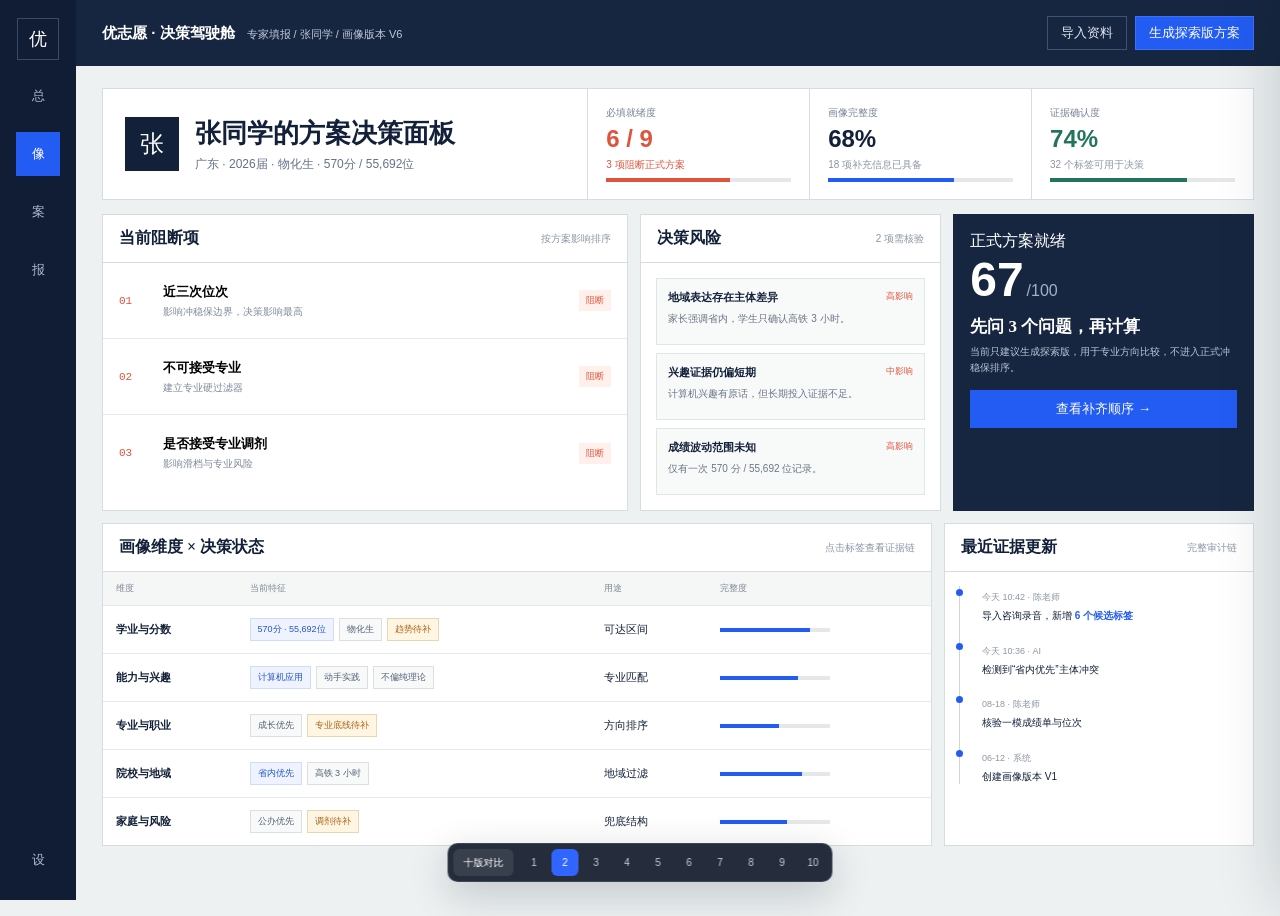
<file: prototypes/candidate-profile-variations/v02-decision-cockpit/index.html>
<!doctype html><html lang="zh-CN"><head><meta charset="UTF-8"><meta name="viewport" content="width=device-width,initial-scale=1"><title>V2 决策驾驶舱 · 考生画像</title><link rel="stylesheet" href="../shared/runtime.css"><style>
:root{--ink:#122039;--blue:#235cf3;--red:#df543c;--green:#23745d;--paper:#edf1f2;--line:#d6dde0}*{box-sizing:border-box}body{margin:0;background:var(--paper);color:var(--ink);font-family:"MiSans","PingFang SC","Microsoft YaHei",sans-serif}.shell{min-height:100vh;display:grid;grid-template-columns:76px 1fr}.rail{position:sticky;top:0;height:100vh;padding:18px 14px;display:flex;flex-direction:column;align-items:center;gap:14px;color:#aeb9ce;background:#101d34}.logo{width:42px;height:42px;display:grid;place-items:center;border:1px solid #3b4a64;color:#fff;font-family:"STZhongsong",serif;font-size:18px}.rail button{width:44px;height:44px;border:0;background:transparent;color:inherit;cursor:pointer}.rail button.active{color:#fff;background:#235cf3}.rail i{flex:1}.main{min-width:0}.top{height:66px;padding:0 26px;display:flex;align-items:center;justify-content:space-between;color:#c0cad9;background:#172640}.top strong{color:#fff;font-size:15px}.top span{margin-left:12px;font-size:11px}.top-actions{display:flex;gap:8px}.top-actions button{height:34px;padding:0 13px;border:1px solid #41526f;color:#dce4ef;background:transparent;cursor:pointer}.top-actions .primary{border-color:#3971ff;background:#235cf3;color:#fff}.content{padding:22px 26px 70px}.identity{display:grid;grid-template-columns:minmax(320px,1.2fr) repeat(3,minmax(160px,.55fr));border:1px solid var(--line);background:#fff}.candidate{padding:20px 22px;display:flex;align-items:center;gap:16px}.candidate .avatar{width:54px;height:54px;display:grid;place-items:center;color:#fff;background:var(--ink);font-family:"STZhongsong",serif;font-size:24px}.candidate h1{margin:0 0 5px;font-family:"STZhongsong",serif;font-size:26px}.candidate p{margin:0;color:#667288;font-size:12px}.meter{padding:17px 18px;border-left:1px solid var(--line);display:flex;flex-direction:column;justify-content:center}.meter span{color:#778296;font-size:10px}.meter b{margin:5px 0;font-family:"DIN Alternate",sans-serif;font-size:24px}.meter small{font-size:10px;color:#8b95a4}.meter.alert b,.meter.alert small{color:var(--red)}.meter.good b{color:var(--green)}.bar{height:4px;margin-top:6px;background:#e4e8e8}.bar i{display:block;height:100%;background:var(--blue)}.alert .bar i{background:var(--red)}.good .bar i{background:var(--green)}.command{margin-top:14px;display:grid;grid-template-columns:1.4fr .8fr .8fr;gap:12px}.panel{border:1px solid var(--line);background:#fff}.panel-head{height:48px;padding:0 16px;display:flex;align-items:center;justify-content:space-between;border-bottom:1px solid var(--line)}.panel-head h2{margin:0;font-family:"STZhongsong",serif;font-size:16px}.panel-head small{color:#8a94a4;font-size:10px}.critical-list{display:grid}.critical{min-height:76px;padding:12px 16px;display:grid;grid-template-columns:34px 1fr auto;gap:10px;align-items:center;border:0;border-bottom:1px solid #e8ebec;background:#fff;text-align:left;cursor:pointer}.critical:last-child{border-bottom:0}.critical:hover{background:#fff7f4}.critical>i{color:var(--red);font-family:"DIN Alternate",monospace;font-size:11px;font-style:normal}.critical strong,.critical small{display:block}.critical strong{font-size:13px}.critical small{margin-top:4px;color:#7e899a;font-size:10px}.critical em{padding:4px 7px;color:var(--red);background:#fff0eb;font-style:normal;font-size:9px}.risk-matrix{padding:15px}.risk-cell{min-height:67px;padding:11px;margin-bottom:8px;border:1px solid #e0e5e6;background:#f8faf9}.risk-cell:last-child{margin:0}.risk-cell header{display:flex;justify-content:space-between}.risk-cell b{font-size:11px}.risk-cell span{font-size:9px;color:var(--red)}.risk-cell p{margin:6px 0 0;color:#697587;font-size:10px;line-height:1.55}.ready-box{padding:17px;color:#fff;background:#172640}.ready-box .score{display:flex;align-items:baseline;gap:3px}.ready-box .score b{font-size:48px;font-family:"DIN Alternate",sans-serif}.ready-box .score span{color:#9fb1cd}.ready-box h3{margin:8px 0 6px;font-family:"STZhongsong",serif;font-size:17px}.ready-box p{margin:0 0 14px;color:#b9c5d7;font-size:10px;line-height:1.6}.ready-box button{width:100%;height:38px;border:0;color:#fff;background:var(--blue);cursor:pointer}.lower{margin-top:12px;display:grid;grid-template-columns:1fr 310px;gap:12px}.dimension-table{width:100%;border-collapse:collapse}.dimension-table th{padding:10px 13px;color:#7d8797;background:#f5f7f6;text-align:left;font-size:9px;font-weight:500}.dimension-table td{padding:12px 13px;border-top:1px solid #e5e9ea;font-size:11px}.dimension-table td:first-child{font-weight:700}.dimension-table .progress{width:110px;height:4px;background:#e4e8e8}.dimension-table .progress i{display:block;height:100%;background:var(--blue)}.tags{display:flex;flex-wrap:wrap;gap:5px}.tag{padding:4px 7px;border:1px solid #d9dfe2;color:#526077;background:#f8faf9;cursor:pointer;font-size:9px}.tag.evidence{color:#2454c9;border-color:#cfdbff;background:#eef3ff}.tag.warn{color:#a86518;border-color:#ecd5b3;background:#fff5e3}.activity{padding:14px}.event{position:relative;padding:0 0 16px 22px;border-left:1px solid #ced5da}.event:last-child{padding-bottom:0}.event:before{content:"";position:absolute;left:-4px;top:3px;width:7px;height:7px;border-radius:50%;background:var(--blue)}.event time{color:#8c96a4;font-size:9px}.event p{margin:4px 0 0;font-size:10px;line-height:1.55}.event b{color:var(--blue)}@media(max-width:1050px){.identity{grid-template-columns:1fr repeat(3,150px)}.command{grid-template-columns:1fr 1fr}.command>.panel:first-child{grid-column:1/-1}.lower{grid-template-columns:1fr}}@media(max-width:760px){.shell{grid-template-columns:1fr}.rail{display:none}.content{padding:14px 12px 70px}.identity{grid-template-columns:1fr}.meter{border-left:0;border-top:1px solid var(--line)}.command{grid-template-columns:1fr}.command>.panel:first-child{grid-column:auto}.dimension-table th:nth-child(3),.dimension-table td:nth-child(3){display:none}}
</style></head><body data-version="V2"><div class="shell"><aside class="rail"><div class="logo">优</div><button>总</button><button class="active">像</button><button>案</button><button>报</button><i></i><button>设</button></aside><main class="main"><header class="top"><div><strong>优志愿 · 决策驾驶舱</strong><span>专家填报 / 张同学 / 画像版本 V6</span></div><div class="top-actions"><button data-vx-import>导入资料</button><button class="primary">生成探索版方案</button></div></header><div class="content"><section class="identity"><div class="candidate"><div class="avatar">张</div><div><h1>张同学的方案决策面板</h1><p>广东 · 2026届 · 物化生 · 570分 / 55,692位</p></div></div><div class="meter alert"><span>必填就绪度</span><b>6 / 9</b><small>3 项阻断正式方案</small><div class="bar"><i style="width:67%"></i></div></div><div class="meter"><span>画像完整度</span><b>68%</b><small>18 项补充信息已具备</small><div class="bar"><i style="width:68%"></i></div></div><div class="meter good"><span>证据确认度</span><b>74%</b><small>32 个标签可用于决策</small><div class="bar"><i style="width:74%"></i></div></div></section><section class="command"><article class="panel"><header class="panel-head"><h2>当前阻断项</h2><small>按方案影响排序</small></header><div class="critical-list"><button class="critical" data-vx-evidence data-label="近三次位次待补" data-dimension="学业基线" data-state="信息缺口" data-impact="缺少位次趋势，无法建立可靠的上下浮动区间。"><i>01</i><span><strong>近三次位次</strong><small>影响冲稳保边界，决策影响最高</small></span><em>阻断</em></button><button class="critical" data-vx-evidence data-label="不可接受专业待补" data-dimension="专业认知" data-state="信息缺口" data-impact="没有专业底线，候选可能包含学生明确排斥的方向。"><i>02</i><span><strong>不可接受专业</strong><small>建立专业硬过滤器</small></span><em>阻断</em></button><button class="critical" data-vx-evidence data-label="调剂意愿待补" data-dimension="风险偏好" data-state="信息缺口" data-impact="调剂边界决定保院校与保专业的排序。"><i>03</i><span><strong>是否接受专业调剂</strong><small>影响滑档与专业风险</small></span><em>阻断</em></button></div></article><article class="panel"><header class="panel-head"><h2>决策风险</h2><small>2 项需核验</small></header><div class="risk-matrix"><div class="risk-cell"><header><b>地域表达存在主体差异</b><span>高影响</span></header><p>家长强调省内，学生只确认高铁 3 小时。</p></div><div class="risk-cell"><header><b>兴趣证据仍偏短期</b><span>中影响</span></header><p>计算机兴趣有原话，但长期投入证据不足。</p></div><div class="risk-cell"><header><b>成绩波动范围未知</b><span>高影响</span></header><p>仅有一次 570 分 / 55,692 位记录。</p></div></div></article><article class="ready-box"><span>正式方案就绪</span><div class="score"><b>67</b><span>/100</span></div><h3>先问 3 个问题，再计算</h3><p>当前只建议生成探索版，用于专业方向比较，不进入正式冲稳保排序。</p><button>查看补齐顺序 →</button></article></section><section class="lower"><article class="panel"><header class="panel-head"><h2>画像维度 × 决策状态</h2><small>点击标签查看证据链</small></header><table class="dimension-table"><thead><tr><th>维度</th><th>当前特征</th><th>用途</th><th>完整度</th></tr></thead><tbody><tr><td>学业与分数</td><td><div class="tags"><button class="tag evidence" data-vx-evidence data-label="570分 · 55,692位" data-dimension="学业基线" data-source="广东一模成绩单.pdf" data-quote="总分 570；物理类省排名 55,692。" data-operator="2026-08-18 陈老师导入">570分 · 55,692位</button><button class="tag">物化生</button><button class="tag warn">趋势待补</button></div></td><td>可达区间</td><td><div class="progress"><i style="width:82%"></i></div></td></tr><tr><td>能力与兴趣</td><td><div class="tags"><button class="tag evidence" data-vx-evidence data-label="计算机应用兴趣" data-dimension="兴趣与动机">计算机应用</button><button class="tag">动手实践</button><button class="tag">不偏纯理论</button></div></td><td>专业匹配</td><td><div class="progress"><i style="width:71%"></i></div></td></tr><tr><td>专业与职业</td><td><div class="tags"><button class="tag">成长优先</button><button class="tag warn">专业底线待补</button></div></td><td>方向排序</td><td><div class="progress"><i style="width:54%"></i></div></td></tr><tr><td>院校与地域</td><td><div class="tags"><button class="tag evidence" data-vx-evidence data-label="省内优先" data-dimension="地域与生活" data-state="待学生确认" data-quote="我们还是希望孩子在省内发展，城市不要太远。">省内优先</button><button class="tag">高铁 3 小时</button></div></td><td>地域过滤</td><td><div class="progress"><i style="width:75%"></i></div></td></tr><tr><td>家庭与风险</td><td><div class="tags"><button class="tag">公办优先</button><button class="tag warn">调剂待补</button></div></td><td>兜底结构</td><td><div class="progress"><i style="width:61%"></i></div></td></tr></tbody></table></article><article class="panel"><header class="panel-head"><h2>最近证据更新</h2><small>完整审计链</small></header><div class="activity"><div class="event"><time>今天 10:42 · 陈老师</time><p>导入咨询录音，新增 <b>6 个候选标签</b></p></div><div class="event"><time>今天 10:36 · AI</time><p>检测到“省内优先”主体冲突</p></div><div class="event"><time>08-18 · 陈老师</time><p>核验一模成绩单与位次</p></div><div class="event"><time>06-12 · 系统</time><p>创建画像版本 V1</p></div></div></article></section></div></main></div><script src="../shared/runtime.js"></script></body></html>
</file>
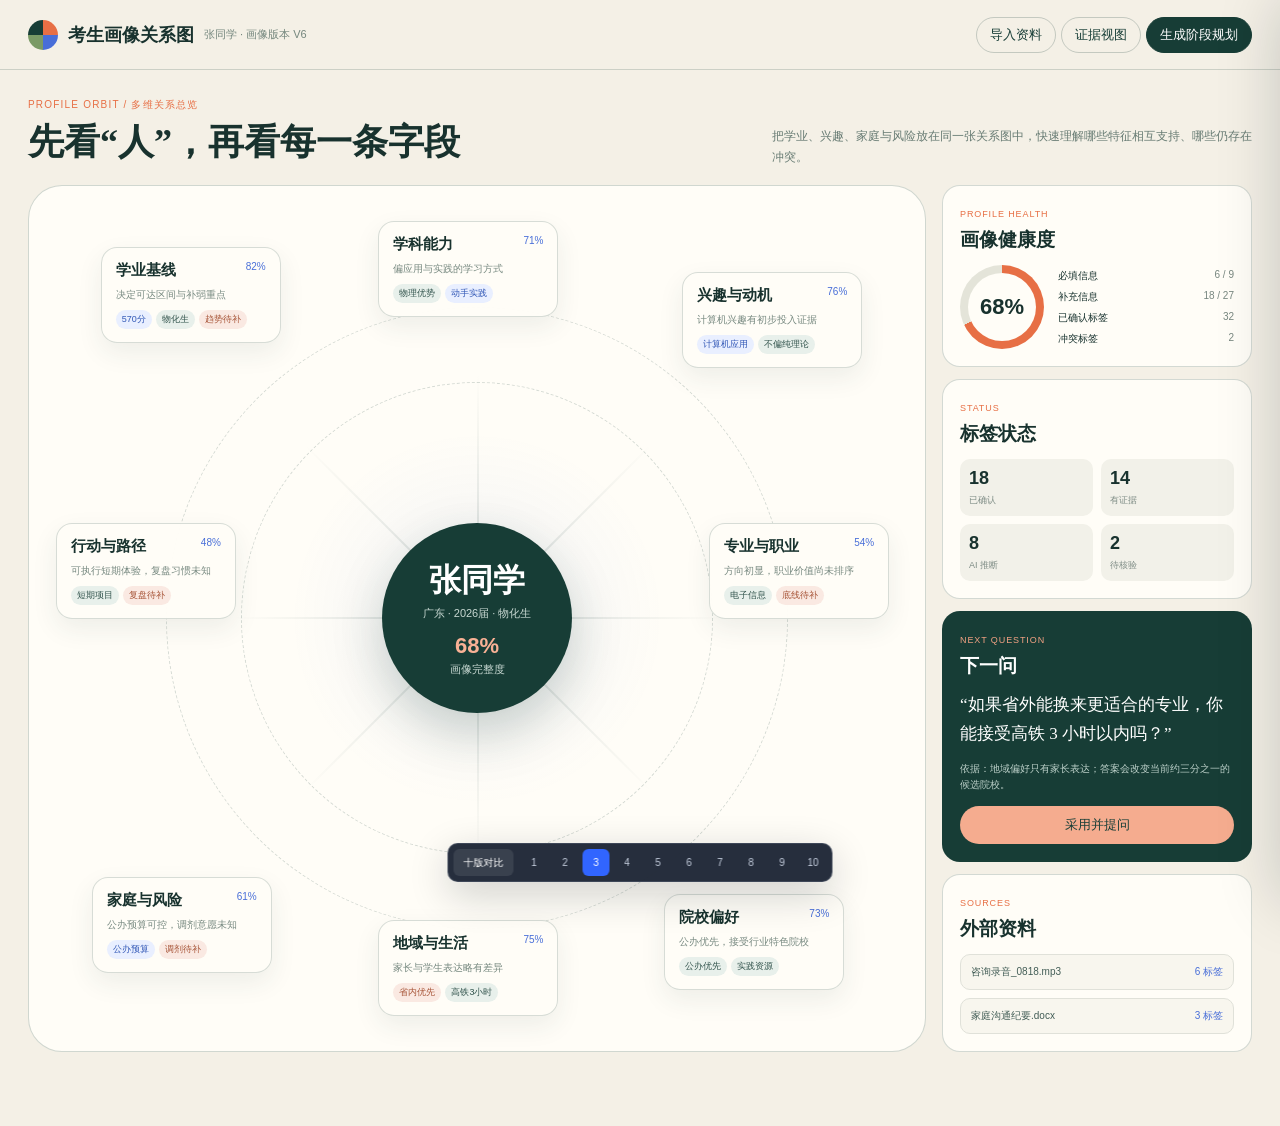
<file: prototypes/candidate-profile-variations/v03-profile-orbit/index.html>
<!doctype html><html lang="zh-CN"><head><meta charset="UTF-8"><meta name="viewport" content="width=device-width,initial-scale=1"><title>V3 画像关系图 · 考生画像</title><link rel="stylesheet" href="../shared/runtime.css"><style>
:root{--forest:#173d36;--moss:#477064;--cream:#f4f0e6;--paper:#fffdf7;--orange:#e76f45;--blue:#486ed8}*{box-sizing:border-box}body{margin:0;color:#18322e;background:var(--cream);font-family:"MiSans","PingFang SC",sans-serif}.top{height:70px;padding:0 28px;display:flex;align-items:center;justify-content:space-between;border-bottom:1px solid rgba(23,61,54,.18)}.brand{display:flex;align-items:center;gap:10px}.mark{width:30px;height:30px;border-radius:50%;background:conic-gradient(var(--orange) 0 25%,var(--blue) 0 50%,#7a9a66 0 75%,var(--forest) 0)}.brand b{font-family:"STZhongsong",serif;font-size:18px}.brand span{color:#75877e;font-size:11px}.top nav{display:flex;gap:5px}.top button{height:36px;padding:0 13px;border:1px solid rgba(23,61,54,.22);border-radius:18px;background:transparent;color:var(--forest);cursor:pointer}.top .primary{color:#fff;border-color:var(--forest);background:var(--forest)}.page{padding:24px 28px 74px}.intro{display:flex;justify-content:space-between;align-items:flex-end}.intro small{color:var(--orange);font-size:10px;letter-spacing:.12em}.intro h1{margin:6px 0 0;font-family:"STZhongsong",serif;font-size:36px}.intro p{max-width:480px;margin:0;color:#687c74;font-size:12px;line-height:1.7}.board{margin-top:18px;display:grid;grid-template-columns:minmax(720px,1fr) 310px;gap:16px}.orbit{position:relative;min-height:690px;overflow:hidden;border:1px solid rgba(23,61,54,.2);border-radius:34px;background:radial-gradient(circle at center,rgba(72,110,216,.08),transparent 30%),var(--paper)}.orbit:before,.orbit:after{content:"";position:absolute;left:50%;top:50%;transform:translate(-50%,-50%);border:1px dashed rgba(23,61,54,.18);border-radius:50%}.orbit:before{width:470px;height:470px}.orbit:after{width:620px;height:620px}.core{position:absolute;z-index:4;left:50%;top:50%;width:190px;height:190px;transform:translate(-50%,-50%);display:grid;place-items:center;text-align:center;border-radius:50%;color:#fff;background:var(--forest);box-shadow:0 20px 50px rgba(23,61,54,.22)}.core b{display:block;font-family:"STZhongsong",serif;font-size:32px}.core span{display:block;margin-top:3px;color:#c8d8d2;font-size:11px}.core strong{display:block;margin-top:12px;color:#f9b195;font-size:22px}.node{position:absolute;z-index:5;width:180px;min-height:94px;padding:13px 14px;border:1px solid rgba(23,61,54,.17);border-radius:16px;background:rgba(255,253,247,.96);box-shadow:0 10px 26px rgba(40,68,61,.08)}.node h3{margin:0 0 7px;font-family:"STZhongsong",serif;font-size:15px}.node header{display:flex;justify-content:space-between}.node header span{color:var(--blue);font-size:10px}.node p{margin:0;color:#778980;font-size:10px;line-height:1.5}.node .chips{margin-top:8px;display:flex;flex-wrap:wrap;gap:4px}.node button{padding:3px 6px;border:0;border-radius:10px;color:#31534c;background:#e8f0eb;cursor:pointer;font-size:9px}.node button.source{color:#3157b6;background:#e9efff}.node button.warn{color:#a65336;background:#fae9e2}.n1{left:8%;top:7%}.n2{left:39%;top:4%}.n3{right:7%;top:10%}.n4{right:4%;top:39%}.n5{right:9%;bottom:7%}.n6{left:39%;bottom:4%}.n7{left:7%;bottom:9%}.n8{left:3%;top:39%}.connector{position:absolute;z-index:2;left:50%;top:50%;width:2px;height:245px;transform-origin:top;background:linear-gradient(var(--forest),transparent);opacity:.17}.c1{transform:rotate(0deg)}.c2{transform:rotate(45deg)}.c3{transform:rotate(90deg)}.c4{transform:rotate(135deg)}.c5{transform:rotate(180deg)}.c6{transform:rotate(225deg)}.c7{transform:rotate(270deg)}.c8{transform:rotate(315deg)}.side{display:flex;flex-direction:column;gap:12px}.side-card{padding:17px;border:1px solid rgba(23,61,54,.19);border-radius:18px;background:var(--paper)}.side-card>span{color:var(--orange);font-size:9px;letter-spacing:.1em}.side-card h2{margin:6px 0 12px;font-family:"STZhongsong",serif;font-size:19px}.completeness{display:grid;grid-template-columns:84px 1fr;gap:14px;align-items:center}.ring{width:84px;height:84px;display:grid;place-items:center;border-radius:50%;background:conic-gradient(var(--orange) 68%,#e4e4d9 0);position:relative}.ring:after{content:"";position:absolute;inset:8px;border-radius:50%;background:var(--paper)}.ring b{position:relative;z-index:1;font-size:22px}.complete-list{display:grid;gap:7px}.complete-list div{font-size:10px}.complete-list span{float:right;color:#77867f}.legend{display:grid;grid-template-columns:1fr 1fr;gap:8px}.legend div{padding:9px;border-radius:10px;background:#f2f1e9}.legend b{display:block;font-size:18px}.legend small{color:#7f8d86;font-size:9px}.next-question{color:#fff;background:var(--forest)}.next-question>span{color:#f3a283}.next-question blockquote{margin:9px 0 12px;font-family:"STZhongsong",serif;font-size:17px;line-height:1.7}.next-question p{margin:0;color:#bcd0c9;font-size:10px;line-height:1.6}.next-question button{width:100%;height:38px;margin-top:13px;border:0;border-radius:19px;color:var(--forest);background:#f5ac8f;cursor:pointer}.source-list{display:grid;gap:8px}.source-list button{padding:10px;border:1px solid #e0e1d9;border-radius:10px;display:flex;justify-content:space-between;background:#f8f6ee;color:#425d56;cursor:pointer;font-size:10px}.source-list em{color:var(--blue);font-style:normal}@media(max-width:1120px){.board{grid-template-columns:1fr}.side{display:grid;grid-template-columns:repeat(3,1fr)}.side-card:last-child{grid-column:1/-1}.orbit{min-height:680px}}@media(max-width:760px){.page{padding:18px 12px 74px}.intro{align-items:flex-start;flex-direction:column;gap:8px}.orbit{padding:14px;display:grid;grid-template-columns:1fr 1fr;gap:8px;min-height:auto}.orbit:before,.orbit:after,.connector{display:none}.core,.node{position:static;transform:none;width:auto;min-height:auto}.core{grid-column:1/-1;border-radius:18px;padding:20px}.node{border-radius:12px}.side{grid-template-columns:1fr}.side-card:last-child{grid-column:auto}}
</style></head><body data-version="V3"><header class="top"><div class="brand"><i class="mark"></i><b>考生画像关系图</b><span>张同学 · 画像版本 V6</span></div><nav><button data-vx-import>导入资料</button><button>证据视图</button><button class="primary">生成阶段规划</button></nav></header><main class="page"><section class="intro"><div><small>PROFILE ORBIT / 多维关系总览</small><h1>先看“人”，再看每一条字段</h1></div><p>把学业、兴趣、家庭与风险放在同一张关系图中，快速理解哪些特征相互支持、哪些仍存在冲突。</p></section><div class="board"><section class="orbit" aria-label="画像关系图"><i class="connector c1"></i><i class="connector c2"></i><i class="connector c3"></i><i class="connector c4"></i><i class="connector c5"></i><i class="connector c6"></i><i class="connector c7"></i><i class="connector c8"></i><div class="core"><div><b>张同学</b><span>广东 · 2026届 · 物化生</span><strong>68%</strong><span>画像完整度</span></div></div><article class="node n1"><header><h3>学业基线</h3><span>82%</span></header><p>决定可达区间与补弱重点</p><div class="chips"><button class="source" data-vx-evidence data-label="570分 · 55,692位" data-dimension="学业基线" data-source="广东一模成绩单.pdf" data-quote="总分 570；物理类省排名 55,692。">570分</button><button>物化生</button><button class="warn">趋势待补</button></div></article><article class="node n2"><header><h3>学科能力</h3><span>71%</span></header><p>偏应用与实践的学习方式</p><div class="chips"><button>物理优势</button><button class="source" data-vx-evidence data-label="偏好动手实践" data-dimension="学科能力">动手实践</button></div></article><article class="node n3"><header><h3>兴趣与动机</h3><span>76%</span></header><p>计算机兴趣有初步投入证据</p><div class="chips"><button class="source" data-vx-evidence data-label="计算机应用兴趣" data-dimension="兴趣与动机">计算机应用</button><button>不偏纯理论</button></div></article><article class="node n4"><header><h3>专业与职业</h3><span>54%</span></header><p>方向初显，职业价值尚未排序</p><div class="chips"><button>电子信息</button><button class="warn">底线待补</button></div></article><article class="node n5"><header><h3>院校偏好</h3><span>73%</span></header><p>公办优先，接受行业特色院校</p><div class="chips"><button>公办优先</button><button>实践资源</button></div></article><article class="node n6"><header><h3>地域与生活</h3><span>75%</span></header><p>家长与学生表达略有差异</p><div class="chips"><button class="source warn" data-vx-evidence data-label="省内优先" data-dimension="地域与生活" data-state="待学生确认" data-quote="我们还是希望孩子在省内发展，城市不要太远。">省内优先</button><button>高铁3小时</button></div></article><article class="node n7"><header><h3>家庭与风险</h3><span>61%</span></header><p>公办预算可控，调剂意愿未知</p><div class="chips"><button class="source" data-vx-evidence data-label="公办预算可控" data-dimension="家庭条件" data-source="家庭沟通纪要_0819.docx">公办预算</button><button class="warn">调剂待补</button></div></article><article class="node n8"><header><h3>行动与路径</h3><span>48%</span></header><p>可执行短期体验，复盘习惯未知</p><div class="chips"><button>短期项目</button><button class="warn">复盘待补</button></div></article></section><aside class="side"><article class="side-card"><span>PROFILE HEALTH</span><h2>画像健康度</h2><div class="completeness"><div class="ring"><b>68%</b></div><div class="complete-list"><div>必填信息 <span>6 / 9</span></div><div>补充信息 <span>18 / 27</span></div><div>已确认标签 <span>32</span></div><div>冲突标签 <span>2</span></div></div></div></article><article class="side-card"><span>STATUS</span><h2>标签状态</h2><div class="legend"><div><b>18</b><small>已确认</small></div><div><b>14</b><small>有证据</small></div><div><b>8</b><small>AI 推断</small></div><div><b>2</b><small>待核验</small></div></div></article><article class="side-card next-question"><span>NEXT QUESTION</span><h2>下一问</h2><blockquote>“如果省外能换来更适合的专业，你能接受高铁 3 小时以内吗？”</blockquote><p>依据：地域偏好只有家长表达；答案会改变当前约三分之一的候选院校。</p><button>采用并提问</button></article><article class="side-card"><span>SOURCES</span><h2>外部资料</h2><div class="source-list"><button data-vx-import><span>咨询录音_0818.mp3</span><em>6 标签</em></button><button data-vx-import><span>家庭沟通纪要.docx</span><em>3 标签</em></button></div></article></aside></div></main><script src="../shared/runtime.js"></script></body></html>
</file>
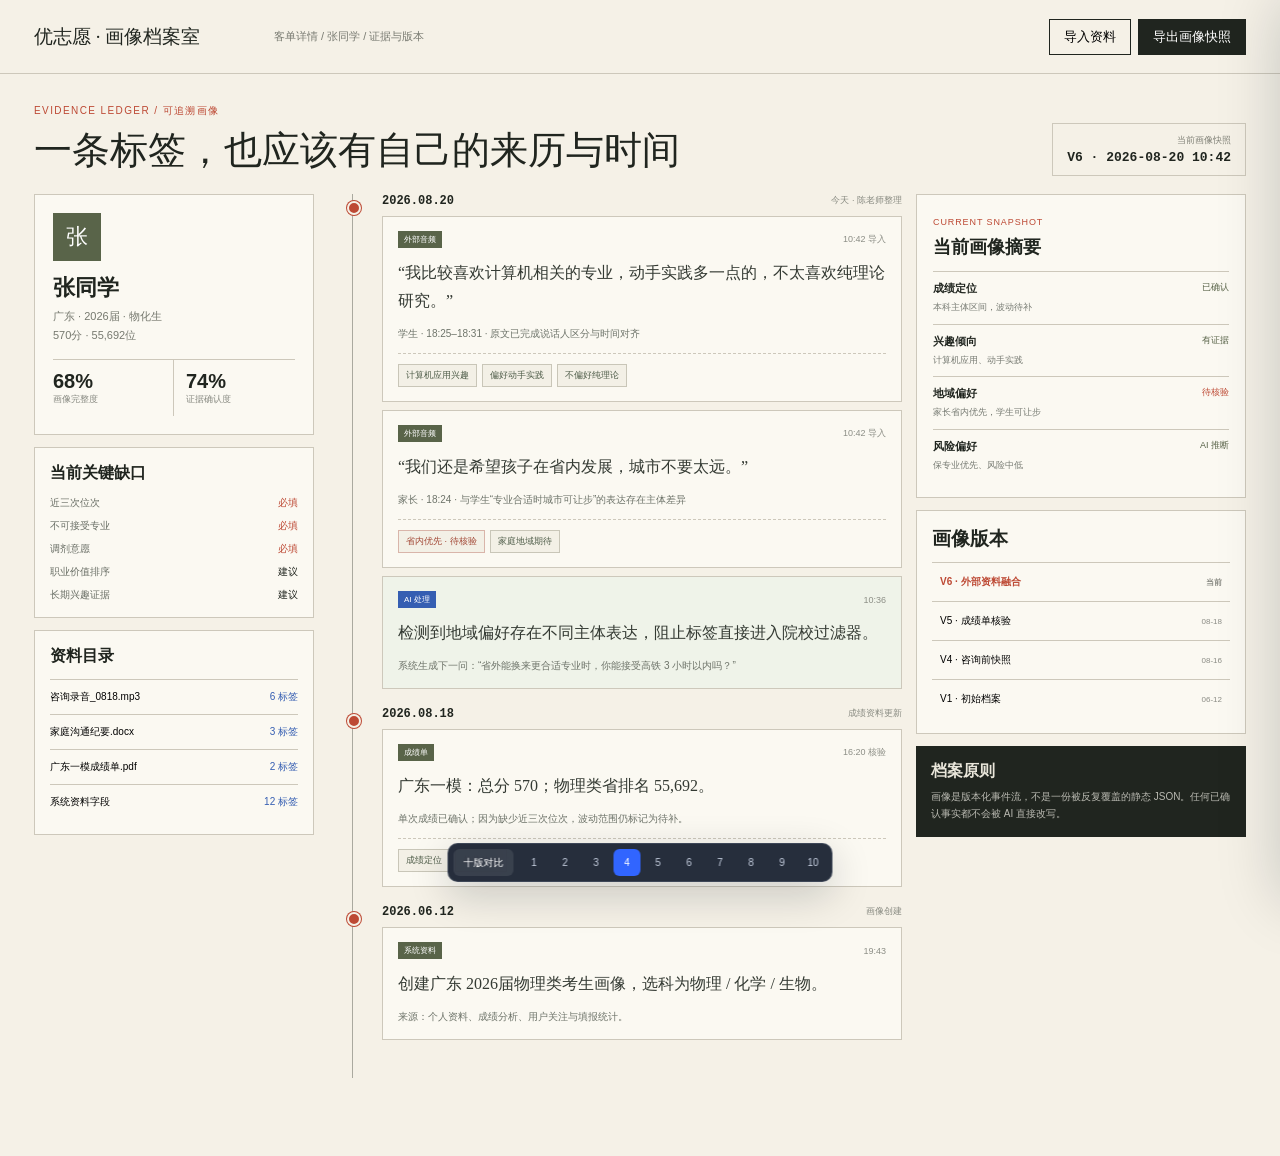
<file: prototypes/candidate-profile-variations/v04-evidence-timeline/index.html>
<!doctype html><html lang="zh-CN"><head><meta charset="UTF-8"><meta name="viewport" content="width=device-width,initial-scale=1"><title>V4 证据时间轴 · 考生画像</title><link rel="stylesheet" href="../shared/runtime.css"><style>
:root{--ink:#20251f;--olive:#596449;--paper:#f5f1e7;--red:#bd4934;--blue:#355eb2;--line:#cdc8bb}*{box-sizing:border-box}body{margin:0;color:var(--ink);background:var(--paper);font-family:"MiSans","PingFang SC",sans-serif}.mast{height:74px;padding:0 34px;display:grid;grid-template-columns:240px 1fr auto;align-items:center;border-bottom:1px solid var(--line)}.mast .brand{font-family:"STZhongsong",serif;font-size:19px}.mast .path{color:#797b72;font-size:11px}.mast button{height:36px;padding:0 14px;border:1px solid var(--ink);background:transparent;cursor:pointer}.mast .fill{margin-left:7px;color:#fff;background:var(--ink)}.page{padding:26px 34px 78px}.heading{display:grid;grid-template-columns:1fr auto;gap:20px;align-items:end}.heading small{color:var(--red);font-size:10px;letter-spacing:.14em}.heading h1{margin:7px 0 0;font-family:"STZhongsong",serif;font-size:38px;font-weight:500}.stamp{padding:10px 14px;border:1px solid var(--line);text-align:right}.stamp span,.stamp b{display:block}.stamp span{color:#808177;font-size:9px}.stamp b{margin-top:3px;font-family:"DIN Alternate",monospace;font-size:13px}.layout{margin-top:18px;display:grid;grid-template-columns:280px minmax(520px,1fr) 330px;gap:14px}.left,.right{display:flex;flex-direction:column;gap:12px}.paper{border:1px solid var(--line);background:#fbf9f2}.student{padding:18px}.student .avatar{width:48px;height:48px;display:grid;place-items:center;color:#fff;background:var(--olive);font-family:"STZhongsong",serif;font-size:22px}.student h2{margin:12px 0 4px;font-family:"STZhongsong",serif;font-size:22px}.student p{margin:0;color:#76796f;font-size:11px;line-height:1.7}.ledger{display:grid;grid-template-columns:1fr 1fr;margin-top:15px;border-top:1px solid var(--line)}.ledger div{padding:10px 0;border-right:1px solid var(--line)}.ledger div:last-child{padding-left:12px;border-right:0}.ledger b,.ledger span{display:block}.ledger b{font-size:20px}.ledger span{color:#888a82;font-size:9px}.current{padding:15px}.current h3,.source-book h3{margin:0 0 12px;font-family:"STZhongsong",serif;font-size:16px}.current dl{margin:0;display:grid;gap:9px}.current div{display:grid;grid-template-columns:1fr auto;gap:8px}.current dt{color:#696e65;font-size:10px}.current dd{margin:0;font-size:10px}.current .missing{color:var(--red)}.source-book{padding:15px}.source-book button{width:100%;padding:10px 0;border:0;border-top:1px solid var(--line);display:flex;justify-content:space-between;background:transparent;cursor:pointer;text-align:left;font-size:10px}.source-book button span{color:var(--blue)}.timeline{position:relative;padding:0 0 20px 54px}.timeline:before{content:"";position:absolute;left:24px;top:0;bottom:0;border-left:1px solid #aaa99f}.day{position:relative;margin-bottom:18px}.day:before{content:"";position:absolute;left:-35px;top:7px;width:10px;height:10px;border:2px solid var(--paper);border-radius:50%;background:var(--red);box-shadow:0 0 0 1px var(--red)}.day-label{margin-bottom:8px;display:flex;justify-content:space-between}.day-label b{font-family:"DIN Alternate",monospace;font-size:12px}.day-label span{color:#898b82;font-size:9px}.record{margin-bottom:8px;padding:14px 15px;border:1px solid var(--line);background:#fbf9f2}.record header{display:flex;justify-content:space-between;align-items:center}.record header span{padding:3px 6px;color:#fff;background:var(--olive);font-size:8px}.record header time{color:#8c8e86;font-size:9px}.record blockquote{margin:11px 0;color:#343a33;font-family:"STZhongsong",serif;font-size:16px;line-height:1.75}.record p{margin:0;color:#6e746a;font-size:10px;line-height:1.6}.extracted{margin-top:11px;padding-top:10px;border-top:1px dashed var(--line);display:flex;flex-wrap:wrap;gap:5px}.extracted button{padding:4px 7px;border:1px solid #c9c6b8;background:#f3f0e6;color:#4f5d49;cursor:pointer;font-size:9px}.extracted .conflict{color:#a24735;border-color:#d9b5aa}.record.system{background:#eff3e9}.record.system header span{background:var(--blue)}.snapshot{padding:16px}.snapshot>span{color:var(--red);font-size:9px;letter-spacing:.1em}.snapshot h3{margin:6px 0 12px;font-family:"STZhongsong",serif;font-size:18px}.snapshot-tag{padding:9px 0;border-top:1px solid var(--line)}.snapshot-tag header{display:flex;justify-content:space-between}.snapshot-tag b{font-size:11px}.snapshot-tag em{color:var(--olive);font-style:normal;font-size:9px}.snapshot-tag p{margin:5px 0 0;color:#777b73;font-size:9px;line-height:1.5}.version-list{padding:15px}.version-list h3{margin:0 0 10px;font-family:"STZhongsong",serif}.version-list button{width:100%;height:39px;padding:0 8px;border:0;border-top:1px solid var(--line);display:flex;align-items:center;justify-content:space-between;background:transparent;cursor:pointer}.version-list button.active{color:var(--red);font-weight:700}.version-list span{font-size:10px}.version-list small{color:#8b8c85;font-size:8px}.note{padding:15px;color:#e9e6da;background:var(--ink)}.note b{font-family:"STZhongsong",serif}.note p{margin:7px 0 0;color:#b9b9b1;font-size:10px;line-height:1.65}@media(max-width:1150px){.layout{grid-template-columns:250px 1fr}.right{grid-column:1/-1;display:grid;grid-template-columns:repeat(3,1fr)}}@media(max-width:760px){.mast{padding:0 13px;grid-template-columns:1fr auto}.mast .path{display:none}.page{padding:18px 12px 78px}.layout{grid-template-columns:1fr}.right{grid-column:auto;grid-template-columns:1fr}.timeline{padding-left:38px}.timeline:before{left:14px}.day:before{left:-29px}}
</style></head><body data-version="V4"><header class="mast"><div class="brand">优志愿 · 画像档案室</div><div class="path">客单详情 / 张同学 / 证据与版本</div><div><button data-vx-import>导入资料</button><button class="fill">导出画像快照</button></div></header><main class="page"><section class="heading"><div><small>EVIDENCE LEDGER / 可追溯画像</small><h1>一条标签，也应该有自己的来历与时间</h1></div><div class="stamp"><span>当前画像快照</span><b>V6 · 2026-08-20 10:42</b></div></section><div class="layout"><aside class="left"><article class="paper student"><div class="avatar">张</div><h2>张同学</h2><p>广东 · 2026届 · 物化生<br>570分 · 55,692位</p><div class="ledger"><div><b>68%</b><span>画像完整度</span></div><div><b>74%</b><span>证据确认度</span></div></div></article><article class="paper current"><h3>当前关键缺口</h3><dl><div><dt>近三次位次</dt><dd class="missing">必填</dd></div><div><dt>不可接受专业</dt><dd class="missing">必填</dd></div><div><dt>调剂意愿</dt><dd class="missing">必填</dd></div><div><dt>职业价值排序</dt><dd>建议</dd></div><div><dt>长期兴趣证据</dt><dd>建议</dd></div></dl></article><article class="paper source-book"><h3>资料目录</h3><button data-vx-import>咨询录音_0818.mp3 <span>6 标签</span></button><button data-vx-import>家庭沟通纪要.docx <span>3 标签</span></button><button>广东一模成绩单.pdf <span>2 标签</span></button><button>系统资料字段 <span>12 标签</span></button></article></aside><section class="timeline"><article class="day"><div class="day-label"><b>2026.08.20</b><span>今天 · 陈老师整理</span></div><div class="record"><header><span>外部音频</span><time>10:42 导入</time></header><blockquote>“我比较喜欢计算机相关的专业，动手实践多一点的，不太喜欢纯理论研究。”</blockquote><p>学生 · 18:25–18:31 · 原文已完成说话人区分与时间对齐</p><div class="extracted"><button data-vx-evidence data-label="计算机应用兴趣" data-dimension="兴趣与动机">计算机应用兴趣</button><button data-vx-evidence data-label="偏好动手实践" data-dimension="学科能力">偏好动手实践</button><button data-vx-evidence data-label="不偏好纯理论" data-dimension="兴趣与动机">不偏好纯理论</button></div></div><div class="record"><header><span>外部音频</span><time>10:42 导入</time></header><blockquote>“我们还是希望孩子在省内发展，城市不要太远。”</blockquote><p>家长 · 18:24 · 与学生“专业合适时城市可让步”的表达存在主体差异</p><div class="extracted"><button class="conflict" data-vx-evidence data-label="省内优先" data-dimension="地域与生活" data-state="待学生确认" data-quote="我们还是希望孩子在省内发展，城市不要太远。">省内优先 · 待核验</button><button data-vx-evidence data-label="家庭地域期待" data-dimension="家庭条件">家庭地域期待</button></div></div><div class="record system"><header><span>AI 处理</span><time>10:36</time></header><blockquote>检测到地域偏好存在不同主体表达，阻止标签直接进入院校过滤器。</blockquote><p>系统生成下一问：“省外能换来更合适专业时，你能接受高铁 3 小时以内吗？”</p></div></article><article class="day"><div class="day-label"><b>2026.08.18</b><span>成绩资料更新</span></div><div class="record"><header><span>成绩单</span><time>16:20 核验</time></header><blockquote>广东一模：总分 570；物理类省排名 55,692。</blockquote><p>单次成绩已确认；因为缺少近三次位次，波动范围仍标记为待补。</p><div class="extracted"><button data-vx-evidence data-label="570分 · 55,692位" data-dimension="学业基线" data-source="广东一模成绩单.pdf" data-quote="广东一模：总分 570；物理类省排名 55,692。">成绩定位</button><button class="conflict">趋势待补</button></div></div></article><article class="day"><div class="day-label"><b>2026.06.12</b><span>画像创建</span></div><div class="record"><header><span>系统资料</span><time>19:43</time></header><blockquote>创建广东 2026届物理类考生画像，选科为物理 / 化学 / 生物。</blockquote><p>来源：个人资料、成绩分析、用户关注与填报统计。</p></div></article></section><aside class="right"><article class="paper snapshot"><span>CURRENT SNAPSHOT</span><h3>当前画像摘要</h3><div class="snapshot-tag"><header><b>成绩定位</b><em>已确认</em></header><p>本科主体区间，波动待补</p></div><div class="snapshot-tag"><header><b>兴趣倾向</b><em>有证据</em></header><p>计算机应用、动手实践</p></div><div class="snapshot-tag"><header><b>地域偏好</b><em style="color:#bd4934">待核验</em></header><p>家长省内优先，学生可让步</p></div><div class="snapshot-tag"><header><b>风险偏好</b><em>AI 推断</em></header><p>保专业优先、风险中低</p></div></article><article class="paper version-list"><h3>画像版本</h3><button class="active"><span>V6 · 外部资料融合</span><small>当前</small></button><button><span>V5 · 成绩单核验</span><small>08-18</small></button><button><span>V4 · 咨询前快照</span><small>08-16</small></button><button><span>V1 · 初始档案</span><small>06-12</small></button></article><article class="note"><b>档案原则</b><p>画像是版本化事件流，不是一份被反复覆盖的静态 JSON。任何已确认事实都不会被 AI 直接改写。</p></article></aside></div></main><script src="../shared/runtime.js"></script></body></html>
</file>
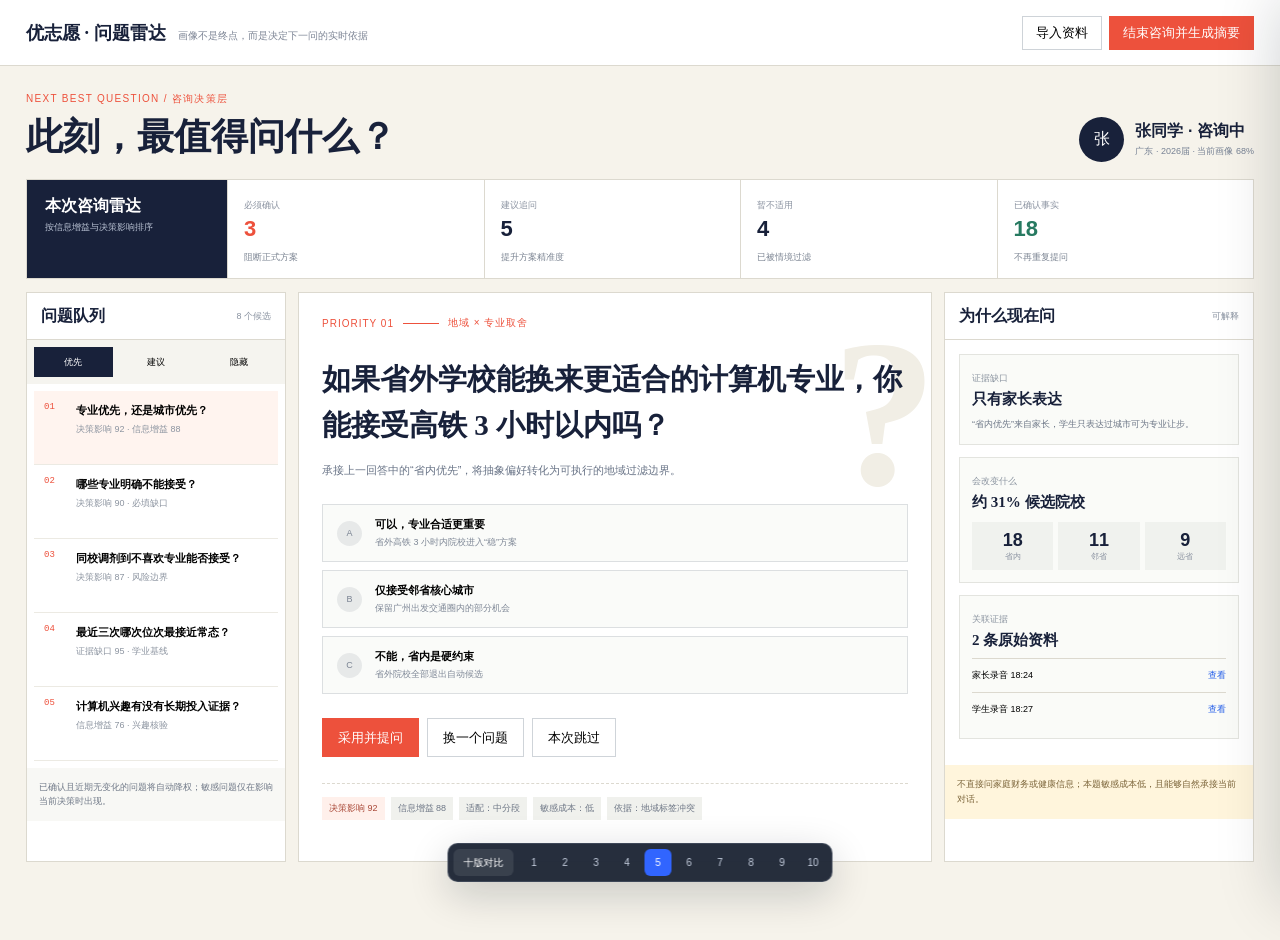
<file: prototypes/candidate-profile-variations/v05-question-radar/index.html>
<!doctype html><html lang="zh-CN"><head><meta charset="UTF-8"><meta name="viewport" content="width=device-width,initial-scale=1"><title>V5 问题雷达 · 考生画像</title><link rel="stylesheet" href="../shared/runtime.css"><style>
:root{--ink:#18213a;--red:#ed513c;--yellow:#ffc744;--paper:#f6f3eb;--blue:#2861e9;--green:#277a61;--line:#dcd9cf}*{box-sizing:border-box}body{margin:0;color:var(--ink);background:var(--paper);font-family:"MiSans","PingFang SC",sans-serif}.top{height:66px;padding:0 26px;display:flex;align-items:center;justify-content:space-between;border-bottom:1px solid var(--line);background:#fff}.top b{font-family:"STZhongsong",serif;font-size:18px}.top span{margin-left:12px;color:#7d8595;font-size:10px}.top button{height:34px;padding:0 13px;border:1px solid #ced3d8;background:#fff;cursor:pointer}.top .primary{margin-left:7px;color:#fff;border-color:var(--red);background:var(--red)}.page{padding:22px 26px 78px}.hero{display:grid;grid-template-columns:1fr auto;align-items:end}.hero small{color:var(--red);font-size:10px;letter-spacing:.13em}.hero h1{margin:6px 0 0;font-family:"STZhongsong",serif;font-size:37px}.profile-mini{display:flex;align-items:center;gap:11px}.profile-mini .avatar{width:45px;height:45px;display:grid;place-items:center;border-radius:50%;color:#fff;background:var(--ink);font-family:"STZhongsong",serif}.profile-mini b,.profile-mini span{display:block}.profile-mini span{margin:3px 0 0;color:#778294;font-size:9px}.radar-summary{margin-top:17px;display:grid;grid-template-columns:200px repeat(4,1fr);border:1px solid var(--line);background:#fff}.radar-title{padding:16px 18px;color:#fff;background:var(--ink)}.radar-title b,.radar-title span{display:block}.radar-title b{font-family:"STZhongsong",serif;font-size:16px}.radar-title span{margin-top:4px;color:#b9c2d3;font-size:9px}.summary-cell{padding:14px 16px;border-left:1px solid var(--line)}.summary-cell span{color:#8a92a0;font-size:9px}.summary-cell b{display:block;margin:4px 0;font-size:22px}.summary-cell small{font-size:9px;color:#7b8492}.summary-cell.danger b{color:var(--red)}.summary-cell.good b{color:var(--green)}.layout{margin-top:13px;display:grid;grid-template-columns:260px minmax(480px,1fr) 310px;gap:12px}.box{border:1px solid var(--line);background:#fff}.box-head{height:47px;padding:0 14px;display:flex;align-items:center;justify-content:space-between;border-bottom:1px solid var(--line)}.box-head h2{margin:0;font-family:"STZhongsong",serif;font-size:16px}.box-head span{font-size:9px;color:#8992a0}.queue-tabs{padding:7px;display:grid;grid-template-columns:repeat(3,1fr);gap:4px;background:#f5f4ef}.queue-tabs button{height:30px;border:0;background:transparent;cursor:pointer;font-size:9px}.queue-tabs button.active{color:#fff;background:var(--ink)}.queue-list{padding:7px}.queue-item{width:100%;min-height:74px;padding:11px 10px;border:0;border-bottom:1px solid #eceae3;background:#fff;display:grid;grid-template-columns:25px 1fr;gap:7px;text-align:left;cursor:pointer}.queue-item:hover,.queue-item.active{background:#fff4ef}.queue-item i{color:var(--red);font-family:"DIN Alternate",monospace;font-style:normal;font-size:9px}.queue-item strong,.queue-item small{display:block}.queue-item strong{font-size:11px;line-height:1.5}.queue-item small{margin-top:4px;color:#8c94a0;font-size:9px}.queue-foot{padding:12px;color:#6f7887;background:#f8f8f5;font-size:9px;line-height:1.6}.question-stage{min-height:570px;padding:23px;position:relative;overflow:hidden}.question-stage:before{content:"?";position:absolute;right:-6px;top:15px;color:#f1eee5;font-family:Georgia,serif;font-size:210px;font-weight:700;line-height:1}.question-no{display:flex;align-items:center;gap:9px;color:var(--red);font-size:10px;letter-spacing:.1em}.question-no i{width:36px;height:1px;background:var(--red)}.question-stage h2{position:relative;max-width:650px;margin:26px 0 12px;font-family:"STZhongsong",serif;font-size:29px;line-height:1.6}.question-stage>p{max-width:620px;margin:0;color:#697487;font-size:11px;line-height:1.75}.choices{position:relative;margin-top:24px;display:grid;gap:8px}.choice{min-height:58px;padding:12px 14px;border:1px solid #dcdfe1;background:#fafbf9;display:grid;grid-template-columns:28px 1fr;gap:10px;align-items:center;text-align:left;cursor:pointer}.choice:hover,.choice.selected{border-color:var(--blue);background:#eff4ff}.choice i{width:25px;height:25px;display:grid;place-items:center;border-radius:50%;color:#7b8493;background:#e7e9e9;font-style:normal;font-size:9px}.choice.selected i{color:#fff;background:var(--blue)}.choice b,.choice small{display:block}.choice b{font-size:11px}.choice small{margin-top:4px;color:#7e8796;font-size:9px}.question-actions{margin-top:24px;display:flex;gap:8px}.question-actions button{height:39px;padding:0 15px;border:1px solid #cfd4d9;background:#fff;cursor:pointer}.question-actions .ask{color:#fff;border-color:var(--red);background:var(--red)}.question-meta{margin-top:26px;padding-top:13px;border-top:1px dashed var(--line);display:flex;gap:6px;flex-wrap:wrap}.question-meta span{padding:5px 7px;color:#6f7887;background:#f0f1ed;font-size:9px}.question-meta .high{color:#a94837;background:#fff0eb}.impact{padding:14px}.impact-block{margin-bottom:12px;padding:12px;border:1px solid #e3e4df;background:#fafbf8}.impact-block>span{color:#8b94a0;font-size:9px}.impact-block h3{margin:5px 0 8px;font-family:"STZhongsong",serif;font-size:15px}.impact-block p{margin:0;color:#6d7787;font-size:9px;line-height:1.65}.candidate-change{display:flex;gap:5px;margin-top:10px}.candidate-change div{flex:1;padding:8px 4px;text-align:center;background:#f0f2ee}.candidate-change b,.candidate-change small{display:block}.candidate-change b{font-size:18px}.candidate-change small{color:#8a92a0;font-size:8px}.evidence-strip button{width:100%;padding:10px 0;border:0;border-top:1px solid var(--line);display:flex;justify-content:space-between;background:transparent;cursor:pointer;text-align:left;font-size:9px}.evidence-strip button em{color:var(--blue);font-style:normal}.safety{padding:12px;color:#7b6439;background:#fff5dc;font-size:9px;line-height:1.65}@media(max-width:1080px){.layout{grid-template-columns:230px 1fr}.impact{grid-column:1/-1;display:grid;grid-template-columns:repeat(3,1fr);gap:10px}.impact-block{margin:0}}@media(max-width:760px){.top{padding:0 12px}.top span{display:none}.page{padding:16px 12px 78px}.hero{grid-template-columns:1fr}.profile-mini{margin-top:12px}.radar-summary{grid-template-columns:1fr 1fr}.radar-title{grid-column:1/-1}.summary-cell{border-top:1px solid var(--line)}.layout{grid-template-columns:1fr}.question-stage{min-height:auto}.impact{grid-column:auto;grid-template-columns:1fr}}
</style></head><body data-version="V5"><header class="top"><div><b>优志愿 · 问题雷达</b><span>画像不是终点，而是决定下一问的实时依据</span></div><div><button data-vx-import>导入资料</button><button class="primary">结束咨询并生成摘要</button></div></header><main class="page"><section class="hero"><div><small>NEXT BEST QUESTION / 咨询决策层</small><h1>此刻，最值得问什么？</h1></div><div class="profile-mini"><div class="avatar">张</div><div><b>张同学 · 咨询中</b><span>广东 · 2026届 · 当前画像 68%</span></div></div></section><section class="radar-summary"><div class="radar-title"><b>本次咨询雷达</b><span>按信息增益与决策影响排序</span></div><div class="summary-cell danger"><span>必须确认</span><b>3</b><small>阻断正式方案</small></div><div class="summary-cell"><span>建议追问</span><b>5</b><small>提升方案精准度</small></div><div class="summary-cell"><span>暂不适用</span><b>4</b><small>已被情境过滤</small></div><div class="summary-cell good"><span>已确认事实</span><b>18</b><small>不再重复提问</small></div></section><div class="layout"><aside class="box"><header class="box-head"><h2>问题队列</h2><span>8 个候选</span></header><div class="queue-tabs"><button class="active">优先</button><button>建议</button><button>隐藏</button></div><div class="queue-list"><button class="queue-item active"><i>01</i><span><strong>专业优先，还是城市优先？</strong><small>决策影响 92 · 信息增益 88</small></span></button><button class="queue-item"><i>02</i><span><strong>哪些专业明确不能接受？</strong><small>决策影响 90 · 必填缺口</small></span></button><button class="queue-item"><i>03</i><span><strong>同校调剂到不喜欢专业能否接受？</strong><small>决策影响 87 · 风险边界</small></span></button><button class="queue-item"><i>04</i><span><strong>最近三次哪次位次最接近常态？</strong><small>证据缺口 95 · 学业基线</small></span></button><button class="queue-item"><i>05</i><span><strong>计算机兴趣有没有长期投入证据？</strong><small>信息增益 76 · 兴趣核验</small></span></button></div><div class="queue-foot">已确认且近期无变化的问题将自动降权；敏感问题仅在影响当前决策时出现。</div></aside><section class="box question-stage"><div class="question-no"><span>PRIORITY 01</span><i></i><span>地域 × 专业取舍</span></div><h2 id="mainQuestion">如果省外学校能换来更适合的计算机专业，你能接受高铁 3 小时以内吗？</h2><p>承接上一回答中的“省内优先”，将抽象偏好转化为可执行的地域过滤边界。</p><div class="choices"><button class="choice"><i>A</i><span><b>可以，专业合适更重要</b><small>省外高铁 3 小时内院校进入“稳”方案</small></span></button><button class="choice"><i>B</i><span><b>仅接受邻省核心城市</b><small>保留广州出发交通圈内的部分机会</small></span></button><button class="choice"><i>C</i><span><b>不能，省内是硬约束</b><small>省外院校全部退出自动候选</small></span></button></div><div class="question-actions"><button class="ask">采用并提问</button><button>换一个问题</button><button>本次跳过</button></div><div class="question-meta"><span class="high">决策影响 92</span><span>信息增益 88</span><span>适配：中分段</span><span>敏感成本：低</span><span>依据：地域标签冲突</span></div></section><aside class="box"><header class="box-head"><h2>为什么现在问</h2><span>可解释</span></header><div class="impact"><div class="impact-block"><span>证据缺口</span><h3>只有家长表达</h3><p>“省内优先”来自家长，学生只表达过城市可为专业让步。</p></div><div class="impact-block"><span>会改变什么</span><h3>约 31% 候选院校</h3><div class="candidate-change"><div><b>18</b><small>省内</small></div><div><b>11</b><small>邻省</small></div><div><b>9</b><small>远省</small></div></div></div><div class="impact-block evidence-strip"><span>关联证据</span><h3>2 条原始资料</h3><button data-vx-evidence data-label="省内优先" data-dimension="地域与生活" data-state="待学生确认" data-quote="我们还是希望孩子在省内发展，城市不要太远。">家长录音 18:24 <em>查看</em></button><button data-vx-evidence data-label="城市可为专业让步" data-dimension="地域与生活" data-state="AI 推断" data-quote="专业合适的话，城市可以让一步。">学生录音 18:27 <em>查看</em></button></div></div><div class="safety">不直接问家庭财务或健康信息；本题敏感成本低，且能够自然承接当前对话。</div></aside></div></main><script>document.querySelectorAll('.choice').forEach(b=>b.addEventListener('click',()=>{document.querySelectorAll('.choice').forEach(x=>x.classList.remove('selected'));b.classList.add('selected')}));document.querySelectorAll('.queue-item').forEach((b,i)=>b.addEventListener('click',()=>{document.querySelectorAll('.queue-item').forEach(x=>x.classList.remove('active'));b.classList.add('active');document.getElementById('mainQuestion').textContent=b.querySelector('strong').textContent}));</script><script src="../shared/runtime.js"></script></body></html>
</file>
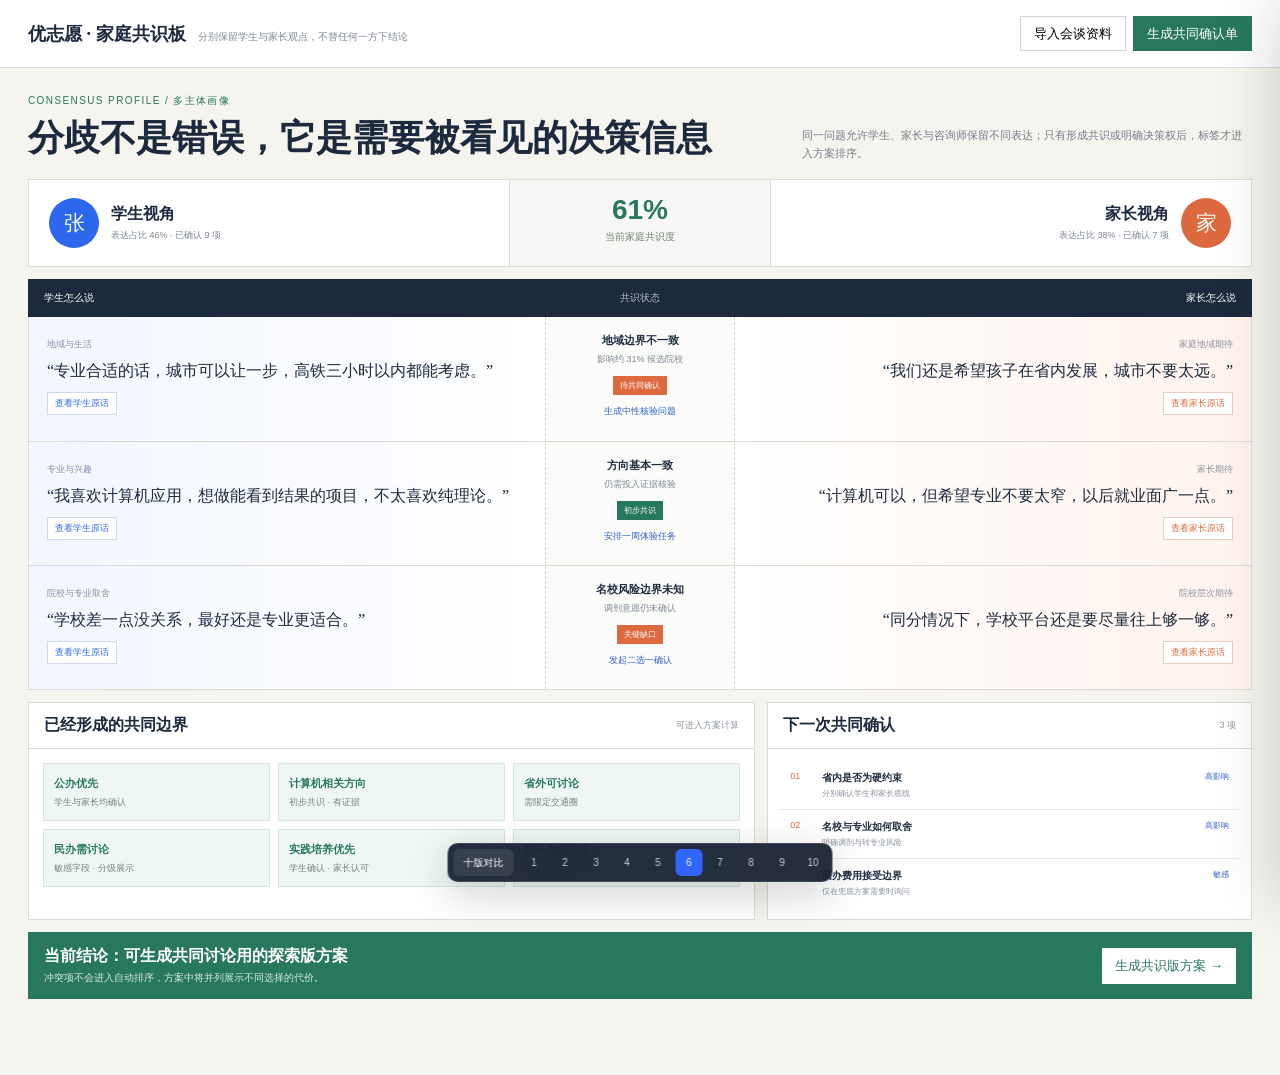
<file: prototypes/candidate-profile-variations/v06-consensus-board/index.html>
<!doctype html><html lang="zh-CN"><head><meta charset="UTF-8"><meta name="viewport" content="width=device-width,initial-scale=1"><title>V6 家庭共识板 · 考生画像</title><link rel="stylesheet" href="../shared/runtime.css"><style>
:root{--ink:#1d2a3d;--student:#2d67ed;--parent:#dc6a3e;--agree:#28785f;--paper:#f5f4ee;--line:#dddcd4}*{box-sizing:border-box}body{margin:0;color:var(--ink);background:var(--paper);font-family:"MiSans","PingFang SC",sans-serif}.top{height:68px;padding:0 28px;display:flex;align-items:center;justify-content:space-between;background:#fff;border-bottom:1px solid var(--line)}.top b{font-family:"STZhongsong",serif;font-size:18px}.top span{margin-left:12px;color:#7e8793;font-size:10px}.top button{height:35px;padding:0 13px;border:1px solid #cfd3d6;background:#fff;cursor:pointer}.top .primary{margin-left:7px;color:#fff;border-color:var(--agree);background:var(--agree)}.page{padding:22px 28px 76px}.hero{display:flex;justify-content:space-between;align-items:end}.hero small{color:var(--agree);font-size:10px;letter-spacing:.14em}.hero h1{margin:6px 0 0;font-family:"STZhongsong",serif;font-size:36px}.hero p{max-width:450px;margin:0;color:#747e8b;font-size:11px;line-height:1.7}.people{margin-top:16px;display:grid;grid-template-columns:1fr 260px 1fr;border:1px solid var(--line);background:#fff}.person{padding:18px 20px;display:flex;align-items:center;gap:12px}.person.student{border-right:1px solid var(--line)}.person.parent{justify-content:flex-end;text-align:right;border-left:1px solid var(--line)}.face{width:50px;height:50px;display:grid;place-items:center;border-radius:50%;color:#fff;background:var(--student);font-family:"STZhongsong",serif;font-size:21px}.parent .face{background:var(--parent)}.person b,.person span{display:block}.person span{margin-top:4px;color:#7d8693;font-size:9px}.consensus-score{padding:14px;text-align:center;background:#f7f8f5}.consensus-score b{display:block;color:var(--agree);font-size:28px}.consensus-score span{font-size:10px;color:#748078}.board-head{margin-top:12px;display:grid;grid-template-columns:1fr 190px 1fr;background:var(--ink);color:#fff}.board-head div{padding:12px 16px;font-size:10px}.board-head div:nth-child(2){text-align:center;color:#aeb9c9}.board-head div:last-child{text-align:right}.rows{border:1px solid var(--line);border-top:0}.issue-row{display:grid;grid-template-columns:1fr 190px 1fr;min-height:124px;background:#fff;border-top:1px solid var(--line)}.issue-row:first-child{border-top:0}.view{padding:16px 18px}.view.student-view{background:linear-gradient(90deg,#f2f6ff,#fff)}.view.parent-view{background:linear-gradient(270deg,#fff3ed,#fff);text-align:right}.view>span{font-size:9px;color:#8a92a0}.view blockquote{margin:7px 0 8px;font-family:"STZhongsong",serif;font-size:16px;line-height:1.6}.view button{padding:4px 7px;border:1px solid #cfd8ee;color:var(--student);background:#fff;cursor:pointer;font-size:9px}.parent-view button{color:var(--parent);border-color:#eccdc1}.bridge{position:relative;padding:13px;text-align:center;border-left:1px dashed #cfd4d5;border-right:1px dashed #cfd4d5;background:#fbfcfa}.bridge b{font-size:11px}.bridge span{display:block;margin:5px 0 8px;color:#7c8792;font-size:9px}.bridge em{display:inline-block;padding:4px 7px;color:#fff;background:var(--agree);font-style:normal;font-size:8px}.bridge.conflict em{background:var(--parent)}.bridge button{display:block;margin:10px auto 0;padding:0;border:0;color:#315ec9;background:transparent;cursor:pointer;font-size:9px}.summary{margin-top:12px;display:grid;grid-template-columns:1.2fr .8fr;gap:12px}.panel{border:1px solid var(--line);background:#fff}.panel-head{height:46px;padding:0 15px;display:flex;align-items:center;justify-content:space-between;border-bottom:1px solid var(--line)}.panel-head h2{margin:0;font-family:"STZhongsong",serif;font-size:16px}.panel-head span{color:#8c94a0;font-size:9px}.agreed-tags{padding:14px;display:grid;grid-template-columns:repeat(3,1fr);gap:8px}.agreed-tags button{min-height:58px;padding:10px;border:1px solid #d7e5df;background:#eff7f3;text-align:left;cursor:pointer}.agreed-tags b,.agreed-tags small{display:block}.agreed-tags b{color:var(--agree);font-size:11px}.agreed-tags small{margin-top:5px;color:#77827b;font-size:9px}.todo-list{padding:12px}.todo{padding:10px;border-bottom:1px solid #e8e9e5;display:grid;grid-template-columns:24px 1fr auto;gap:8px}.todo:last-child{border-bottom:0}.todo i{color:var(--parent);font-style:normal;font-size:9px}.todo b,.todo small{display:block}.todo b{font-size:10px}.todo small{margin-top:3px;color:#89919d;font-size:8px}.todo em{color:#2f60d1;font-style:normal;font-size:8px}.decision-note{margin-top:12px;padding:14px 16px;display:flex;align-items:center;justify-content:space-between;color:#fff;background:var(--agree)}.decision-note strong{font-family:"STZhongsong",serif;font-size:16px}.decision-note span{color:#d5e8e1;font-size:10px}.decision-note button{height:36px;padding:0 13px;border:0;color:var(--agree);background:#fff;cursor:pointer}@media(max-width:850px){.people,.board-head,.issue-row{grid-template-columns:1fr}.person.parent{justify-content:flex-start;text-align:left}.person.student,.person.parent{border:0;border-top:1px solid var(--line)}.board-head div{text-align:left!important}.bridge{border:0;border-top:1px dashed #cfd4d5;border-bottom:1px dashed #cfd4d5}.summary{grid-template-columns:1fr}.agreed-tags{grid-template-columns:1fr 1fr}}@media(max-width:600px){.top{padding:0 12px}.top span{display:none}.page{padding:16px 12px 78px}.hero{align-items:flex-start;flex-direction:column;gap:8px}.agreed-tags{grid-template-columns:1fr}.decision-note{align-items:flex-start;flex-direction:column;gap:12px}}
</style></head><body data-version="V6"><header class="top"><div><b>优志愿 · 家庭共识板</b><span>分别保留学生与家长观点，不替任何一方下结论</span></div><div><button data-vx-import>导入会谈资料</button><button class="primary">生成共同确认单</button></div></header><main class="page"><section class="hero"><div><small>CONSENSUS PROFILE / 多主体画像</small><h1>分歧不是错误，它是需要被看见的决策信息</h1></div><p>同一问题允许学生、家长与咨询师保留不同表达；只有形成共识或明确决策权后，标签才进入方案排序。</p></section><section class="people"><div class="person student"><div class="face">张</div><div><b>学生视角</b><span>表达占比 46% · 已确认 9 项</span></div></div><div class="consensus-score"><b>61%</b><span>当前家庭共识度</span></div><div class="person parent"><div><b>家长视角</b><span>表达占比 38% · 已确认 7 项</span></div><div class="face">家</div></div></section><div class="board-head"><div>学生怎么说</div><div>共识状态</div><div>家长怎么说</div></div><section class="rows"><article class="issue-row"><div class="view student-view"><span>地域与生活</span><blockquote>“专业合适的话，城市可以让一步，高铁三小时以内都能考虑。”</blockquote><button data-vx-evidence data-label="省外限高铁 3 小时" data-dimension="地域与生活" data-quote="专业合适的话，城市可以让一步，高铁三小时以内都能考虑。">查看学生原话</button></div><div class="bridge conflict"><b>地域边界不一致</b><span>影响约 31% 候选院校</span><em>待共同确认</em><button>生成中性核验问题</button></div><div class="view parent-view"><span>家庭地域期待</span><blockquote>“我们还是希望孩子在省内发展，城市不要太远。”</blockquote><button data-vx-evidence data-label="省内优先" data-dimension="地域与生活" data-state="待学生确认" data-quote="我们还是希望孩子在省内发展，城市不要太远。">查看家长原话</button></div></article><article class="issue-row"><div class="view student-view"><span>专业与兴趣</span><blockquote>“我喜欢计算机应用，想做能看到结果的项目，不太喜欢纯理论。”</blockquote><button data-vx-evidence data-label="计算机应用兴趣" data-dimension="兴趣与动机">查看学生原话</button></div><div class="bridge"><b>方向基本一致</b><span>仍需投入证据核验</span><em>初步共识</em><button>安排一周体验任务</button></div><div class="view parent-view"><span>家长期待</span><blockquote>“计算机可以，但希望专业不要太窄，以后就业面广一点。”</blockquote><button data-vx-evidence data-label="就业面优先" data-dimension="职业价值" data-quote="计算机可以，但希望专业不要太窄，以后就业面广一点。">查看家长原话</button></div></article><article class="issue-row"><div class="view student-view"><span>院校与专业取舍</span><blockquote>“学校差一点没关系，最好还是专业更适合。”</blockquote><button data-vx-evidence data-label="保专业优先" data-dimension="风险偏好">查看学生原话</button></div><div class="bridge conflict"><b>名校风险边界未知</b><span>调剂意愿仍未确认</span><em>关键缺口</em><button>发起二选一确认</button></div><div class="view parent-view"><span>院校层次期待</span><blockquote>“同分情况下，学校平台还是要尽量往上够一够。”</blockquote><button data-vx-evidence data-label="院校平台优先" data-dimension="院校偏好" data-quote="同分情况下，学校平台还是要尽量往上够一够。">查看家长原话</button></div></article></section><section class="summary"><article class="panel"><header class="panel-head"><h2>已经形成的共同边界</h2><span>可进入方案计算</span></header><div class="agreed-tags"><button data-vx-evidence data-label="公办优先" data-dimension="院校偏好"><b>公办优先</b><small>学生与家长均确认</small></button><button data-vx-evidence data-label="计算机相关方向" data-dimension="兴趣与动机"><b>计算机相关方向</b><small>初步共识 · 有证据</small></button><button data-vx-evidence data-label="省外高铁 3 小时可讨论" data-dimension="地域与生活"><b>省外可讨论</b><small>需限定交通圈</small></button><button data-vx-evidence data-label="民办需家庭讨论" data-dimension="家庭条件"><b>民办需讨论</b><small>敏感字段 · 分级展示</small></button><button data-vx-evidence data-label="实践型培养优先" data-dimension="学科能力"><b>实践培养优先</b><small>学生确认 · 家长认可</small></button><button data-vx-evidence data-label="艺体路径不考虑" data-dimension="特殊路径"><b>暂不考虑艺体</b><small>双方均确认</small></button></div></article><article class="panel"><header class="panel-head"><h2>下一次共同确认</h2><span>3 项</span></header><div class="todo-list"><div class="todo"><i>01</i><span><b>省内是否为硬约束</b><small>分别确认学生和家长底线</small></span><em>高影响</em></div><div class="todo"><i>02</i><span><b>名校与专业如何取舍</b><small>明确调剂与转专业风险</small></span><em>高影响</em></div><div class="todo"><i>03</i><span><b>民办费用接受边界</b><small>仅在兜底方案需要时询问</small></span><em>敏感</em></div></div></article></section><div class="decision-note"><div><strong>当前结论：可生成共同讨论用的探索版方案</strong><br><span>冲突项不会进入自动排序，方案中将并列展示不同选择的代价。</span></div><button>生成共识版方案 →</button></div></main><script src="../shared/runtime.js"></script></body></html>
</file>
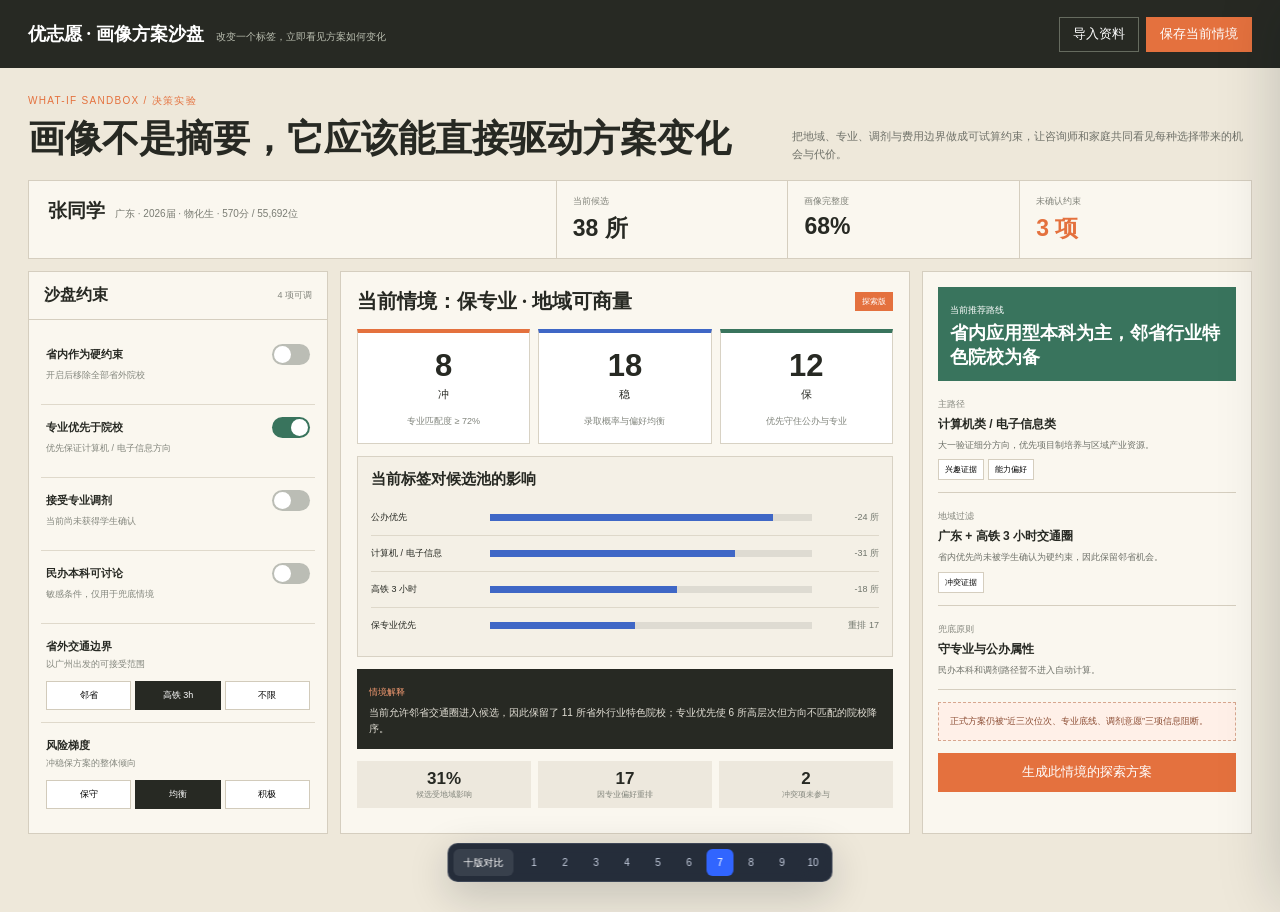
<file: prototypes/candidate-profile-variations/v07-plan-sandbox/index.html>
<!doctype html><html lang="zh-CN"><head><meta charset="UTF-8"><meta name="viewport" content="width=device-width,initial-scale=1"><title>V7 方案沙盘 · 考生画像</title><link rel="stylesheet" href="../shared/runtime.css"><style>
:root{--charcoal:#272923;--sand:#eee8da;--paper:#faf7ef;--orange:#e4713e;--green:#39745d;--blue:#3f67c6;--line:#d5cebf}*{box-sizing:border-box}body{margin:0;color:var(--charcoal);background:var(--sand);font-family:"MiSans","PingFang SC",sans-serif}.top{height:68px;padding:0 28px;display:flex;align-items:center;justify-content:space-between;color:#fff;background:var(--charcoal)}.top b{font-family:"STZhongsong",serif;font-size:18px}.top span{margin-left:12px;color:#b9bdaf;font-size:10px}.top button{height:35px;padding:0 13px;border:1px solid #666b5f;color:#fff;background:transparent;cursor:pointer}.top .primary{margin-left:7px;color:#fff;border-color:var(--orange);background:var(--orange)}.page{padding:22px 28px 78px}.hero{display:flex;justify-content:space-between;align-items:flex-end}.hero small{color:var(--orange);font-size:10px;letter-spacing:.13em}.hero h1{margin:6px 0 0;font-family:"STZhongsong",serif;font-size:37px}.hero p{max-width:460px;margin:0;color:#6f7169;font-size:11px;line-height:1.7}.status{margin-top:16px;display:grid;grid-template-columns:1.25fr repeat(3,.55fr);border:1px solid var(--line);background:var(--paper)}.student{padding:17px 19px}.student b{font-family:"STZhongsong",serif;font-size:19px}.student span{margin-left:10px;color:#7b7d74;font-size:10px}.stat{padding:14px 16px;border-left:1px solid var(--line)}.stat span,.stat b{display:block}.stat span{color:#81837a;font-size:9px}.stat b{margin-top:5px;font-size:23px}.stat.alert b{color:var(--orange)}.sandbox{margin-top:12px;display:grid;grid-template-columns:300px minmax(500px,1fr) 330px;gap:12px}.panel{border:1px solid var(--line);background:var(--paper)}.head{height:48px;padding:0 15px;display:flex;align-items:center;justify-content:space-between;border-bottom:1px solid var(--line)}.head h2{margin:0;font-family:"STZhongsong",serif;font-size:16px}.head span{color:#85877f;font-size:9px}.controls{padding:12px}.control{padding:12px 5px;border-bottom:1px solid #dfd9cb}.control:last-child{border-bottom:0}.control header{display:flex;justify-content:space-between;align-items:center}.control b{font-size:11px}.control small{display:block;margin:4px 0 10px;color:#83867d;font-size:9px}.toggle{width:38px;height:21px;padding:2px;border:0;border-radius:11px;background:#bbbdb5;cursor:pointer}.toggle i{display:block;width:17px;height:17px;border-radius:50%;background:#fff;transition:.2s}.toggle.active{background:var(--green)}.toggle.active i{transform:translateX(17px)}.range{display:grid;grid-template-columns:repeat(3,1fr);gap:4px}.range button{height:29px;border:1px solid #d2cbbb;background:#fff;cursor:pointer;font-size:9px}.range button.active{color:#fff;border-color:var(--charcoal);background:var(--charcoal)}.stage{padding:16px}.scenario-title{display:flex;align-items:center;justify-content:space-between}.scenario-title h2{margin:0;font-family:"STZhongsong",serif;font-size:20px}.scenario-title span{padding:4px 7px;color:#fff;background:var(--orange);font-size:8px}.candidate-pool{margin-top:14px;display:grid;grid-template-columns:repeat(3,1fr);gap:8px}.pool{padding:15px 12px;text-align:center;border:1px solid #d8d2c4;background:#fff}.pool b{display:block;font-size:31px}.pool span{display:block;margin:3px 0 8px;font-size:11px}.pool small{color:#81857d;font-size:9px}.pool.rush{border-top:4px solid var(--orange)}.pool.steady{border-top:4px solid var(--blue)}.pool.safe{border-top:4px solid var(--green)}.impact-map{margin-top:12px;padding:13px;border:1px solid #d8d2c4;background:#f4f0e6}.impact-map h3{margin:0 0 10px;font-family:"STZhongsong",serif;font-size:15px}.impact-row{min-height:36px;display:grid;grid-template-columns:110px 1fr 58px;gap:9px;align-items:center;border-top:1px solid #ded8ca;font-size:9px}.impact-row:first-of-type{border-top:0}.impact-bar{height:7px;background:#dedbd2}.impact-bar i{display:block;height:100%;background:var(--blue)}.impact-row em{text-align:right;color:#6f746b;font-style:normal}.change-log{margin-top:12px;padding:12px;color:#e4e1d7;background:var(--charcoal)}.change-log span{color:#f39a71;font-size:9px}.change-log p{margin:6px 0 0;font-size:10px;line-height:1.6}.result{padding:15px}.result-badge{padding:12px;color:#fff;background:var(--green)}.result-badge span{font-size:9px}.result-badge b{display:block;margin-top:4px;font-family:"STZhongsong",serif;font-size:18px}.route{padding:12px 0;border-bottom:1px solid var(--line)}.route>span{color:#85877e;font-size:9px}.route h3{margin:5px 0;font-size:12px}.route p{margin:0;color:#6e7169;font-size:9px;line-height:1.6}.route-tags{margin-top:7px;display:flex;gap:4px}.route-tags button{padding:4px 6px;border:1px solid #d5cebf;background:#fff;cursor:pointer;font-size:8px}.blocked{margin-top:12px;padding:11px;border:1px dashed #d7a78f;color:#8c4d34;background:#fff0e8;font-size:9px;line-height:1.6}.result>.action{width:100%;height:39px;margin-top:12px;border:0;color:#fff;background:var(--orange);cursor:pointer}.delta{margin-top:12px;display:grid;grid-template-columns:repeat(3,1fr);gap:7px}.delta div{padding:8px;text-align:center;background:#ede8dd}.delta b,.delta small{display:block}.delta b{font-size:17px}.delta small{color:#83867d;font-size:8px}@media(max-width:1080px){.sandbox{grid-template-columns:270px 1fr}.result{grid-column:1/-1;display:grid;grid-template-columns:1fr 1fr;gap:12px}.result-badge,.result>.action,.blocked{grid-column:1/-1}}@media(max-width:760px){.top{padding:0 12px}.top span{display:none}.page{padding:16px 12px 78px}.hero{align-items:flex-start;flex-direction:column;gap:8px}.status{grid-template-columns:1fr 1fr}.student{grid-column:1/-1}.stat{border-top:1px solid var(--line)}.sandbox{grid-template-columns:1fr}.result{grid-column:auto;display:block}.candidate-pool{grid-template-columns:1fr 1fr}.pool:last-child{grid-column:1/-1}}
</style></head><body data-version="V7"><header class="top"><div><b>优志愿 · 画像方案沙盘</b><span>改变一个标签，立即看见方案如何变化</span></div><div><button data-vx-import>导入资料</button><button class="primary">保存当前情境</button></div></header><main class="page"><section class="hero"><div><small>WHAT-IF SANDBOX / 决策实验</small><h1>画像不是摘要，它应该能直接驱动方案变化</h1></div><p>把地域、专业、调剂与费用边界做成可试算约束，让咨询师和家庭共同看见每种选择带来的机会与代价。</p></section><section class="status"><div class="student"><b>张同学</b><span>广东 · 2026届 · 物化生 · 570分 / 55,692位</span></div><div class="stat"><span>当前候选</span><b id="totalCount">38 所</b></div><div class="stat"><span>画像完整度</span><b>68%</b></div><div class="stat alert"><span>未确认约束</span><b>3 项</b></div></section><div class="sandbox"><aside class="panel"><header class="head"><h2>沙盘约束</h2><span>4 项可调</span></header><div class="controls"><div class="control"><header><b>省内作为硬约束</b><button class="toggle" data-sandbox="province"><i></i></button></header><small>开启后移除全部省外院校</small></div><div class="control"><header><b>专业优先于院校</b><button class="toggle active" data-sandbox="major"><i></i></button></header><small>优先保证计算机 / 电子信息方向</small></div><div class="control"><header><b>接受专业调剂</b><button class="toggle" data-sandbox="adjust"><i></i></button></header><small>当前尚未获得学生确认</small></div><div class="control"><header><b>民办本科可讨论</b><button class="toggle" data-sandbox="private"><i></i></button></header><small>敏感条件，仅用于兜底情境</small></div><div class="control"><b>省外交通边界</b><small>以广州出发的可接受范围</small><div class="range"><button>邻省</button><button class="active">高铁 3h</button><button>不限</button></div></div><div class="control"><b>风险梯度</b><small>冲稳保方案的整体倾向</small><div class="range"><button>保守</button><button class="active">均衡</button><button>积极</button></div></div></div></aside><section class="panel stage"><div class="scenario-title"><h2>当前情境：保专业 · 地域可商量</h2><span>探索版</span></div><div class="candidate-pool"><div class="pool rush"><b id="rushCount">8</b><span>冲</span><small>专业匹配度 ≥ 72%</small></div><div class="pool steady"><b id="steadyCount">18</b><span>稳</span><small>录取概率与偏好均衡</small></div><div class="pool safe"><b id="safeCount">12</b><span>保</span><small>优先守住公办与专业</small></div></div><div class="impact-map"><h3>当前标签对候选池的影响</h3><div class="impact-row"><span>公办优先</span><div class="impact-bar"><i style="width:88%"></i></div><em>-24 所</em></div><div class="impact-row"><span>计算机 / 电子信息</span><div class="impact-bar"><i style="width:76%"></i></div><em>-31 所</em></div><div class="impact-row"><span>高铁 3 小时</span><div class="impact-bar"><i style="width:58%"></i></div><em>-18 所</em></div><div class="impact-row"><span>保专业优先</span><div class="impact-bar"><i style="width:45%"></i></div><em>重排 17</em></div></div><div class="change-log"><span>情境解释</span><p id="scenarioText">当前允许邻省交通圈进入候选，因此保留了 11 所省外行业特色院校；专业优先使 6 所高层次但方向不匹配的院校降序。</p></div><div class="delta"><div><b>31%</b><small>候选受地域影响</small></div><div><b>17</b><small>因专业偏好重排</small></div><div><b>2</b><small>冲突项未参与</small></div></div></section><aside class="panel result"><div class="result-badge"><span>当前推荐路线</span><b>省内应用型本科为主，邻省行业特色院校为备</b></div><div class="route"><span>主路径</span><h3>计算机类 / 电子信息类</h3><p>大一验证细分方向，优先项目制培养与区域产业资源。</p><div class="route-tags"><button data-vx-evidence data-label="计算机应用兴趣" data-dimension="兴趣与动机">兴趣证据</button><button data-vx-evidence data-label="偏好动手实践" data-dimension="学科能力">能力偏好</button></div></div><div class="route"><span>地域过滤</span><h3>广东 + 高铁 3 小时交通圈</h3><p>省内优先尚未被学生确认为硬约束，因此保留邻省机会。</p><div class="route-tags"><button data-vx-evidence data-label="省内优先" data-dimension="地域与生活" data-state="待学生确认">冲突证据</button></div></div><div class="route"><span>兜底原则</span><h3>守专业与公办属性</h3><p>民办本科和调剂路径暂不进入自动计算。</p></div><div class="blocked">正式方案仍被“近三次位次、专业底线、调剂意愿”三项信息阻断。</div><button class="action">生成此情境的探索方案</button></aside></div></main><script>const counts={province:[22,4,10,8],adjust:[43,10,21,12],private:[46,10,22,14],major:[38,8,18,12]};document.querySelectorAll('.toggle').forEach(t=>t.addEventListener('click',()=>{t.classList.toggle('active');let d=counts[t.dataset.sandbox],on=t.classList.contains('active');document.getElementById('totalCount').textContent=(on?d[0]:38)+' 所';document.getElementById('rushCount').textContent=on?d[1]:8;document.getElementById('steadyCount').textContent=on?d[2]:18;document.getElementById('safeCount').textContent=on?d[3]:12;document.getElementById('scenarioText').textContent=on?'该约束已加入试算，候选池与排序已即时更新；未确认标签仍只用于模拟。':'该约束已从当前沙盘移除，系统恢复上一版候选池。'}));document.querySelectorAll('.range button').forEach(b=>b.addEventListener('click',()=>{[...b.parentElement.children].forEach(x=>x.classList.remove('active'));b.classList.add('active')}));</script><script src="../shared/runtime.js"></script></body></html>
</file>
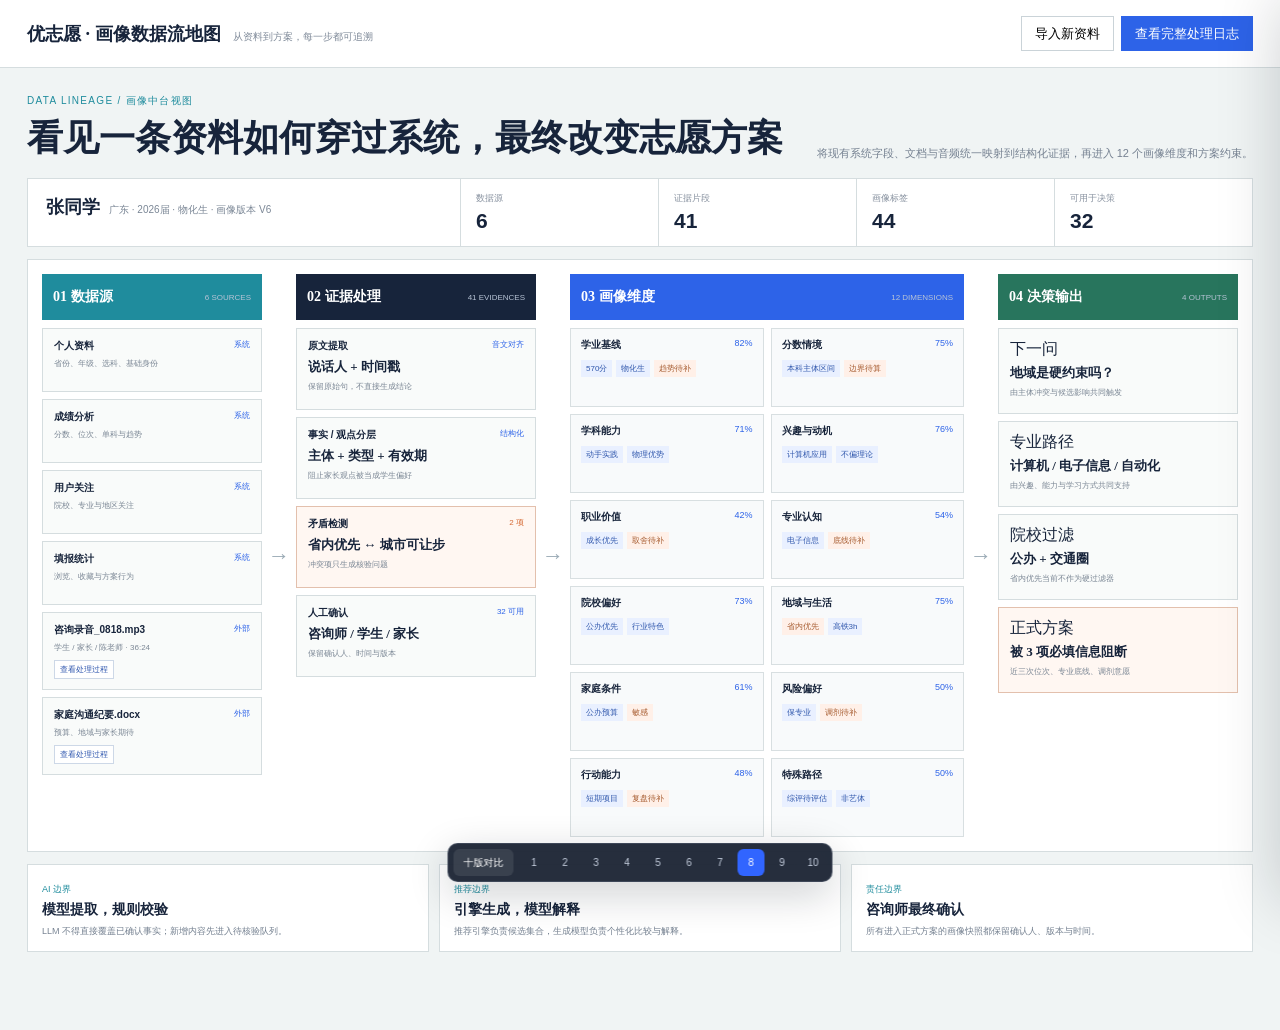
<file: prototypes/candidate-profile-variations/v08-data-flow-map/index.html>
<!doctype html><html lang="zh-CN"><head><meta charset="UTF-8"><meta name="viewport" content="width=device-width,initial-scale=1"><title>V8 数据流地图 · 考生画像</title><link rel="stylesheet" href="../shared/runtime.css"><style>
:root{--ink:#17243b;--blue:#2d63e8;--cyan:#1f8c9d;--green:#28755d;--orange:#d56a35;--paper:#f0f4f4;--line:#d5dddf}*{box-sizing:border-box}body{margin:0;color:var(--ink);background:var(--paper);font-family:"MiSans","PingFang SC",sans-serif}.top{height:68px;padding:0 27px;display:flex;align-items:center;justify-content:space-between;background:#fff;border-bottom:1px solid var(--line)}.top b{font-family:"STZhongsong",serif;font-size:18px}.top span{margin-left:12px;color:#7f8a99;font-size:10px}.top button{height:35px;padding:0 13px;border:1px solid #cad3d8;background:#fff;cursor:pointer}.top .primary{margin-left:7px;color:#fff;border-color:var(--blue);background:var(--blue)}.page{padding:22px 27px 78px}.hero{display:flex;align-items:flex-end;justify-content:space-between}.hero small{color:var(--cyan);font-size:10px;letter-spacing:.13em}.hero h1{margin:6px 0 0;font-family:"STZhongsong",serif;font-size:36px}.hero p{max-width:470px;margin:0;color:#758191;font-size:11px;line-height:1.7}.summary{margin-top:15px;display:grid;grid-template-columns:1.2fr repeat(4,.55fr);border:1px solid var(--line);background:#fff}.student{padding:16px 18px}.student b{font-family:"STZhongsong",serif;font-size:18px}.student span{margin-left:9px;color:#7b8796;font-size:10px}.stat{padding:13px 15px;border-left:1px solid var(--line)}.stat span,.stat b{display:block}.stat span{color:#87919f;font-size:9px}.stat b{margin-top:4px;font-size:21px}.flow{margin-top:12px;padding:14px;display:grid;grid-template-columns:220px 34px 240px 34px minmax(390px,1fr) 34px 240px;align-items:stretch;border:1px solid var(--line);background:#fff;overflow-x:auto}.column{min-width:0}.column-head{height:46px;padding:0 11px;display:flex;align-items:center;justify-content:space-between;color:#fff;background:var(--ink)}.column-head b{font-family:"STZhongsong",serif;font-size:14px}.column-head span{font-size:8px;color:#b8c4d6}.sources .column-head{background:var(--cyan)}.dimensions .column-head{background:var(--blue)}.outputs .column-head{background:var(--green)}.nodes{padding-top:8px;display:grid;gap:7px}.node{position:relative;min-height:64px;padding:10px 11px;border:1px solid var(--line);background:#f9fbfa}.node header{display:flex;justify-content:space-between}.node b{font-size:10px}.node em{color:var(--blue);font-style:normal;font-size:8px}.node p{margin:5px 0 0;color:#7a8694;font-size:8px;line-height:1.5}.node button{margin-top:6px;padding:3px 5px;border:1px solid #cdd8e7;color:#3158af;background:#fff;cursor:pointer;font-size:8px}.node.alert{border-color:#e3c0ad;background:#fff7f2}.node.alert em{color:var(--orange)}.arrow{display:grid;place-items:center;color:#9babb6;font-size:22px}.arrow:after{content:"→"}.process .node{min-height:82px}.process .node strong{display:block;margin-top:5px;font-family:"STZhongsong",serif;font-size:13px}.dimension-grid{padding-top:8px;display:grid;grid-template-columns:1fr 1fr;gap:7px}.dimension{min-height:79px;padding:9px 10px;border:1px solid #d8dfe1;background:#f8fafb}.dimension header{display:flex;justify-content:space-between}.dimension b{font-size:10px}.dimension span{color:var(--blue);font-size:9px}.dimension .tag-row{margin-top:8px;display:flex;gap:4px;flex-wrap:wrap}.dimension button{padding:3px 5px;border:0;color:#3158ad;background:#e9f0ff;cursor:pointer;font-size:8px}.dimension button.warn{color:#a65b2f;background:#fff0e8}.outputs .node{min-height:86px}.outputs .node h3{margin:4px 0;font-family:"STZhongsong",serif;font-size:13px}.outputs .node p{line-height:1.6}.rule-note{margin-top:12px;display:grid;grid-template-columns:repeat(3,1fr);gap:10px}.rule{padding:13px 14px;border:1px solid var(--line);background:#fff}.rule span{font-size:9px;color:var(--cyan)}.rule h3{margin:5px 0;font-family:"STZhongsong",serif;font-size:14px}.rule p{margin:0;color:#748090;font-size:9px;line-height:1.6}@media(max-width:1100px){.flow{grid-template-columns:200px 30px 220px 30px 420px 30px 220px}}@media(max-width:760px){.top{padding:0 12px}.top span{display:none}.page{padding:16px 12px 78px}.hero{align-items:flex-start;flex-direction:column;gap:8px}.summary{grid-template-columns:1fr 1fr}.student{grid-column:1/-1}.stat{border-top:1px solid var(--line)}.rule-note{grid-template-columns:1fr}}
</style></head><body data-version="V8"><header class="top"><div><b>优志愿 · 画像数据流地图</b><span>从资料到方案，每一步都可追溯</span></div><div><button data-vx-import>导入新资料</button><button class="primary">查看完整处理日志</button></div></header><main class="page"><section class="hero"><div><small>DATA LINEAGE / 画像中台视图</small><h1>看见一条资料如何穿过系统，最终改变志愿方案</h1></div><p>将现有系统字段、文档与音频统一映射到结构化证据，再进入 12 个画像维度和方案约束。</p></section><section class="summary"><div class="student"><b>张同学</b><span>广东 · 2026届 · 物化生 · 画像版本 V6</span></div><div class="stat"><span>数据源</span><b>6</b></div><div class="stat"><span>证据片段</span><b>41</b></div><div class="stat"><span>画像标签</span><b>44</b></div><div class="stat"><span>可用于决策</span><b>32</b></div></section><section class="flow"><div class="column sources"><header class="column-head"><b>01 数据源</b><span>6 SOURCES</span></header><div class="nodes"><article class="node"><header><b>个人资料</b><em>系统</em></header><p>省份、年级、选科、基础身份</p></article><article class="node"><header><b>成绩分析</b><em>系统</em></header><p>分数、位次、单科与趋势</p></article><article class="node"><header><b>用户关注</b><em>系统</em></header><p>院校、专业与地区关注</p></article><article class="node"><header><b>填报统计</b><em>系统</em></header><p>浏览、收藏与方案行为</p></article><article class="node"><header><b>咨询录音_0818.mp3</b><em>外部</em></header><p>学生 / 家长 / 陈老师 · 36:24</p><button data-vx-import>查看处理过程</button></article><article class="node"><header><b>家庭沟通纪要.docx</b><em>外部</em></header><p>预算、地域与家长期待</p><button data-vx-import>查看处理过程</button></article></div></div><div class="arrow"></div><div class="column process"><header class="column-head"><b>02 证据处理</b><span>41 EVIDENCES</span></header><div class="nodes"><article class="node"><header><b>原文提取</b><em>音文对齐</em></header><strong>说话人 + 时间戳</strong><p>保留原始句，不直接生成结论</p></article><article class="node"><header><b>事实 / 观点分层</b><em>结构化</em></header><strong>主体 + 类型 + 有效期</strong><p>阻止家长观点被当成学生偏好</p></article><article class="node alert"><header><b>矛盾检测</b><em>2 项</em></header><strong>省内优先 ↔ 城市可让步</strong><p>冲突项只生成核验问题</p></article><article class="node"><header><b>人工确认</b><em>32 可用</em></header><strong>咨询师 / 学生 / 家长</strong><p>保留确认人、时间与版本</p></article></div></div><div class="arrow"></div><div class="column dimensions"><header class="column-head"><b>03 画像维度</b><span>12 DIMENSIONS</span></header><div class="dimension-grid"><article class="dimension"><header><b>学业基线</b><span>82%</span></header><div class="tag-row"><button data-vx-evidence data-label="570分 · 55,692位" data-dimension="学业基线" data-source="广东一模成绩单.pdf">570分</button><button>物化生</button><button class="warn">趋势待补</button></div></article><article class="dimension"><header><b>分数情境</b><span>75%</span></header><div class="tag-row"><button>本科主体区间</button><button class="warn">边界待算</button></div></article><article class="dimension"><header><b>学科能力</b><span>71%</span></header><div class="tag-row"><button data-vx-evidence data-label="偏好动手实践" data-dimension="学科能力">动手实践</button><button>物理优势</button></div></article><article class="dimension"><header><b>兴趣与动机</b><span>76%</span></header><div class="tag-row"><button data-vx-evidence data-label="计算机应用兴趣" data-dimension="兴趣与动机">计算机应用</button><button>不偏理论</button></div></article><article class="dimension"><header><b>职业价值</b><span>42%</span></header><div class="tag-row"><button>成长优先</button><button class="warn">取舍待补</button></div></article><article class="dimension"><header><b>专业认知</b><span>54%</span></header><div class="tag-row"><button>电子信息</button><button class="warn">底线待补</button></div></article><article class="dimension"><header><b>院校偏好</b><span>73%</span></header><div class="tag-row"><button>公办优先</button><button>行业特色</button></div></article><article class="dimension"><header><b>地域与生活</b><span>75%</span></header><div class="tag-row"><button class="warn" data-vx-evidence data-label="省内优先" data-dimension="地域与生活" data-state="待学生确认">省内优先</button><button>高铁3h</button></div></article><article class="dimension"><header><b>家庭条件</b><span>61%</span></header><div class="tag-row"><button>公办预算</button><button class="warn">敏感</button></div></article><article class="dimension"><header><b>风险偏好</b><span>50%</span></header><div class="tag-row"><button>保专业</button><button class="warn">调剂待补</button></div></article><article class="dimension"><header><b>行动能力</b><span>48%</span></header><div class="tag-row"><button>短期项目</button><button class="warn">复盘待补</button></div></article><article class="dimension"><header><b>特殊路径</b><span>50%</span></header><div class="tag-row"><button>综评待评估</button><button>非艺体</button></div></article></div></div><div class="arrow"></div><div class="column outputs"><header class="column-head"><b>04 决策输出</b><span>4 OUTPUTS</span></header><div class="nodes"><article class="node"><span>下一问</span><h3>地域是硬约束吗？</h3><p>由主体冲突与候选影响共同触发</p></article><article class="node"><span>专业路径</span><h3>计算机 / 电子信息 / 自动化</h3><p>由兴趣、能力与学习方式共同支持</p></article><article class="node"><span>院校过滤</span><h3>公办 + 交通圈</h3><p>省内优先当前不作为硬过滤器</p></article><article class="node alert"><span>正式方案</span><h3>被 3 项必填信息阻断</h3><p>近三次位次、专业底线、调剂意愿</p></article></div></div></section><section class="rule-note"><article class="rule"><span>AI 边界</span><h3>模型提取，规则校验</h3><p>LLM 不得直接覆盖已确认事实；新增内容先进入待核验队列。</p></article><article class="rule"><span>推荐边界</span><h3>引擎生成，模型解释</h3><p>推荐引擎负责候选集合，生成模型负责个性化比较与解释。</p></article><article class="rule"><span>责任边界</span><h3>咨询师最终确认</h3><p>所有进入正式方案的画像快照都保留确认人、版本与时间。</p></article></section></main><script src="../shared/runtime.js"></script></body></html>
</file>
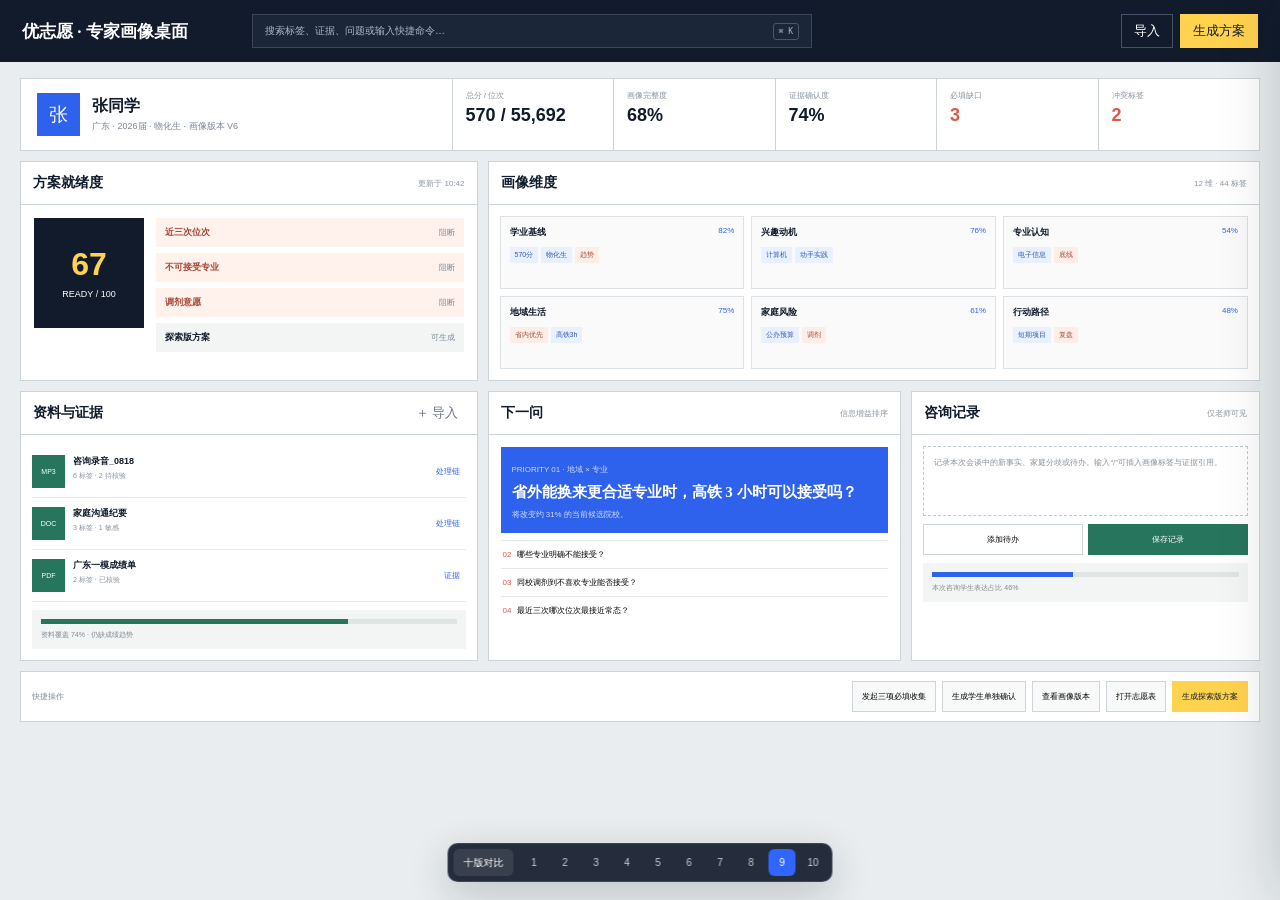
<file: prototypes/candidate-profile-variations/v09-modular-desk/index.html>
<!doctype html><html lang="zh-CN"><head><meta charset="UTF-8"><meta name="viewport" content="width=device-width,initial-scale=1"><title>V9 模块化专家桌面 · 考生画像</title><link rel="stylesheet" href="../shared/runtime.css"><style>
:root{--ink:#111b2b;--yellow:#ffd34e;--blue:#2e62ed;--green:#28755e;--red:#d85b43;--paper:#e9edef;--line:#ccd4d8}*{box-sizing:border-box}body{margin:0;color:var(--ink);background:var(--paper);font-family:"MiSans","PingFang SC",sans-serif}.top{height:62px;padding:0 22px;display:grid;grid-template-columns:230px 1fr auto;align-items:center;color:#fff;background:var(--ink)}.top b{font-family:"STZhongsong",serif;font-size:17px}.command{max-width:560px;height:34px;padding:0 12px;display:flex;align-items:center;justify-content:space-between;color:#aeb8c9;border:1px solid #3a4659;background:#1b2638;font-size:10px}.command kbd{padding:3px 5px;border:1px solid #4b5769;border-radius:3px;font-size:8px}.top-actions{display:flex;gap:7px}.top-actions button{height:34px;padding:0 12px;border:1px solid #465269;color:#fff;background:transparent;cursor:pointer}.top-actions .primary{color:var(--ink);border-color:var(--yellow);background:var(--yellow)}.page{padding:16px 20px 78px}.profile-strip{display:grid;grid-template-columns:1.2fr repeat(5,.45fr);border:1px solid var(--line);background:#fff}.profile{padding:14px 16px;display:flex;gap:12px;align-items:center}.avatar{width:43px;height:43px;display:grid;place-items:center;color:#fff;background:var(--blue);font-family:"STZhongsong",serif;font-size:19px}.profile b,.profile span{display:block}.profile span{margin-top:3px;color:#7b8695;font-size:9px}.metric{padding:11px 13px;border-left:1px solid var(--line)}.metric span,.metric b{display:block}.metric span{color:#88929e;font-size:8px}.metric b{margin-top:4px;font-size:18px}.metric.alert b{color:var(--red)}.desk{margin-top:10px;display:grid;grid-template-columns:1.05fr .95fr .8fr;grid-template-rows:auto auto;gap:10px}.module{position:relative;border:1px solid var(--line);background:#fff}.module-head{height:43px;padding:0 12px;display:flex;align-items:center;justify-content:space-between;border-bottom:1px solid var(--line)}.module-head h2{margin:0;font-family:"STZhongsong",serif;font-size:14px}.module-head span{color:#8b95a1;font-size:8px}.module-head button{border:0;background:transparent;color:#697587;cursor:pointer}.readiness{grid-column:1/2}.readiness-body{padding:13px;display:grid;grid-template-columns:110px 1fr;gap:12px}.score{height:110px;display:grid;place-items:center;color:#fff;background:var(--ink);text-align:center}.score b{display:block;color:var(--yellow);font-size:32px}.score span{font-size:9px}.ready-list{display:grid;gap:6px}.ready-item{padding:8px 9px;display:grid;grid-template-columns:1fr auto;align-items:center;background:#f3f5f4}.ready-item b{font-size:9px}.ready-item span{font-size:8px;color:#7e8894}.ready-item.missing{color:#a64735;background:#fff1ec}.dimensions{grid-column:2/4}.dimension-body{padding:11px;display:grid;grid-template-columns:repeat(3,1fr);gap:7px}.dim{min-height:73px;padding:9px;border:1px solid #dce1e3;background:#f9faf9}.dim header{display:flex;justify-content:space-between}.dim b{font-size:9px}.dim span{color:var(--blue);font-size:8px}.dim div{margin-top:8px;display:flex;gap:3px;flex-wrap:wrap}.dim button{padding:3px 5px;border:0;color:#3158b5;background:#e9f0ff;cursor:pointer;font-size:7px}.dim button.warn{color:#a34f39;background:#ffede8}.evidence{grid-column:1/2}.evidence-body{padding:11px}.evidence-row{padding:9px 0;border-bottom:1px solid #e6e9ea;display:grid;grid-template-columns:33px 1fr auto;gap:8px}.evidence-row:last-child{border-bottom:0}.file{width:33px;height:33px;display:grid;place-items:center;color:#fff;background:var(--green);font-size:7px}.evidence-row b,.evidence-row span{display:block}.evidence-row b{font-size:9px}.evidence-row span{margin-top:3px;color:#89929e;font-size:7px}.evidence-row button{border:0;background:transparent;color:var(--blue);cursor:pointer;font-size:8px}.questions{grid-column:2/3}.question-body{padding:12px}.priority{padding:11px;color:#fff;background:var(--blue)}.priority span{font-size:8px;color:#cbd7ff}.priority h3{margin:5px 0;font-family:"STZhongsong",serif;font-size:15px;line-height:1.55}.priority p{margin:0;color:#d2dcf5;font-size:8px;line-height:1.55}.question-list{margin-top:7px}.question-list button{width:100%;padding:8px 2px;border:0;border-top:1px solid #e4e8e9;background:transparent;text-align:left;cursor:pointer;font-size:8px}.question-list i{margin-right:6px;color:var(--red);font-style:normal}.notes{grid-column:3/4}.notes-body{padding:11px}.note-input{min-height:70px;padding:10px;border:1px dashed #bfc8ce;color:#87919d;font-size:8px;line-height:1.6}.note-action{margin-top:8px;display:grid;grid-template-columns:1fr 1fr;gap:5px}.note-action button{height:31px;border:1px solid #ccd4d9;background:#fff;cursor:pointer;font-size:8px}.note-action .fill{color:#fff;border-color:var(--green);background:var(--green)}.source-health{margin-top:8px;padding:9px;background:#f3f5f4}.source-health div{height:5px;background:#dfe4e4}.source-health i{display:block;width:74%;height:100%;background:var(--green)}.source-health span{display:block;margin-top:6px;color:#7f8995;font-size:7px}.quickbar{margin-top:10px;padding:9px 11px;display:flex;gap:6px;border:1px solid var(--line);background:#fff}.quickbar span{margin-right:auto;color:#818b97;font-size:8px;align-self:center}.quickbar button{height:31px;padding:0 9px;border:1px solid #cdd5da;background:#f8faf9;cursor:pointer;font-size:8px}.quickbar .primary{color:var(--ink);border-color:var(--yellow);background:var(--yellow)}@media(max-width:1050px){.profile-strip{grid-template-columns:1fr repeat(3,.5fr)}.metric:nth-last-child(-n+2){display:none}.desk{grid-template-columns:1fr 1fr}.readiness{grid-column:1}.dimensions{grid-column:2}.dimension-body{grid-template-columns:1fr 1fr}.evidence{grid-column:1}.questions{grid-column:2}.notes{grid-column:1/-1}}@media(max-width:720px){.top{padding:0 12px;grid-template-columns:1fr auto}.command{display:none}.page{padding:12px 10px 78px}.profile-strip{grid-template-columns:1fr 1fr}.profile{grid-column:1/-1}.desk{grid-template-columns:1fr}.readiness,.dimensions,.evidence,.questions,.notes{grid-column:1}.dimension-body{grid-template-columns:1fr 1fr}.quickbar{overflow-x:auto}}
</style></head><body data-version="V9"><header class="top"><b>优志愿 · 专家画像桌面</b><div class="command"><span>搜索标签、证据、问题或输入快捷命令…</span><kbd>⌘ K</kbd></div><div class="top-actions"><button data-vx-import>导入</button><button class="primary">生成方案</button></div></header><main class="page"><section class="profile-strip"><div class="profile"><div class="avatar">张</div><div><b>张同学</b><span>广东 · 2026届 · 物化生 · 画像版本 V6</span></div></div><div class="metric"><span>总分 / 位次</span><b>570 / 55,692</b></div><div class="metric"><span>画像完整度</span><b>68%</b></div><div class="metric"><span>证据确认度</span><b>74%</b></div><div class="metric alert"><span>必填缺口</span><b>3</b></div><div class="metric alert"><span>冲突标签</span><b>2</b></div></section><section class="desk"><article class="module readiness"><header class="module-head"><h2>方案就绪度</h2><span>更新于 10:42</span></header><div class="readiness-body"><div class="score"><div><b>67</b><span>READY / 100</span></div></div><div class="ready-list"><div class="ready-item missing"><b>近三次位次</b><span>阻断</span></div><div class="ready-item missing"><b>不可接受专业</b><span>阻断</span></div><div class="ready-item missing"><b>调剂意愿</b><span>阻断</span></div><div class="ready-item"><b>探索版方案</b><span>可生成</span></div></div></div></article><article class="module dimensions"><header class="module-head"><h2>画像维度</h2><span>12 维 · 44 标签</span></header><div class="dimension-body"><div class="dim"><header><b>学业基线</b><span>82%</span></header><div><button data-vx-evidence data-label="570分 · 55,692位" data-dimension="学业基线" data-source="广东一模成绩单.pdf">570分</button><button>物化生</button><button class="warn">趋势</button></div></div><div class="dim"><header><b>兴趣动机</b><span>76%</span></header><div><button data-vx-evidence data-label="计算机应用兴趣" data-dimension="兴趣与动机">计算机</button><button>动手实践</button></div></div><div class="dim"><header><b>专业认知</b><span>54%</span></header><div><button>电子信息</button><button class="warn">底线</button></div></div><div class="dim"><header><b>地域生活</b><span>75%</span></header><div><button class="warn" data-vx-evidence data-label="省内优先" data-dimension="地域与生活" data-state="待学生确认">省内优先</button><button>高铁3h</button></div></div><div class="dim"><header><b>家庭风险</b><span>61%</span></header><div><button>公办预算</button><button class="warn">调剂</button></div></div><div class="dim"><header><b>行动路径</b><span>48%</span></header><div><button>短期项目</button><button class="warn">复盘</button></div></div></div></article><article class="module evidence"><header class="module-head"><h2>资料与证据</h2><button data-vx-import>＋ 导入</button></header><div class="evidence-body"><div class="evidence-row"><div class="file">MP3</div><div><b>咨询录音_0818</b><span>6 标签 · 2 待核验</span></div><button data-vx-import>处理链</button></div><div class="evidence-row"><div class="file">DOC</div><div><b>家庭沟通纪要</b><span>3 标签 · 1 敏感</span></div><button data-vx-import>处理链</button></div><div class="evidence-row"><div class="file">PDF</div><div><b>广东一模成绩单</b><span>2 标签 · 已核验</span></div><button data-vx-evidence data-label="570分 · 55,692位" data-dimension="学业基线" data-source="广东一模成绩单.pdf">证据</button></div><div class="source-health"><div><i></i></div><span>资料覆盖 74% · 仍缺成绩趋势</span></div></div></article><article class="module questions"><header class="module-head"><h2>下一问</h2><span>信息增益排序</span></header><div class="question-body"><div class="priority"><span>PRIORITY 01 · 地域 × 专业</span><h3>省外能换来更合适专业时，高铁 3 小时可以接受吗？</h3><p>将改变约 31% 的当前候选院校。</p></div><div class="question-list"><button><i>02</i>哪些专业明确不能接受？</button><button><i>03</i>同校调剂到不喜欢专业能否接受？</button><button><i>04</i>最近三次哪次位次最接近常态？</button></div></div></article><article class="module notes"><header class="module-head"><h2>咨询记录</h2><span>仅老师可见</span></header><div class="notes-body"><div class="note-input">记录本次会谈中的新事实、家庭分歧或待办。输入“/”可插入画像标签与证据引用。</div><div class="note-action"><button>添加待办</button><button class="fill">保存记录</button></div><div class="source-health"><div><i style="width:46%;background:#2e62ed"></i></div><span>本次咨询学生表达占比 46%</span></div></div></article></section><nav class="quickbar"><span>快捷操作</span><button>发起三项必填收集</button><button>生成学生单独确认</button><button>查看画像版本</button><button>打开志愿表</button><button class="primary">生成探索版方案</button></nav></main><script src="../shared/runtime.js"></script></body></html>
</file>
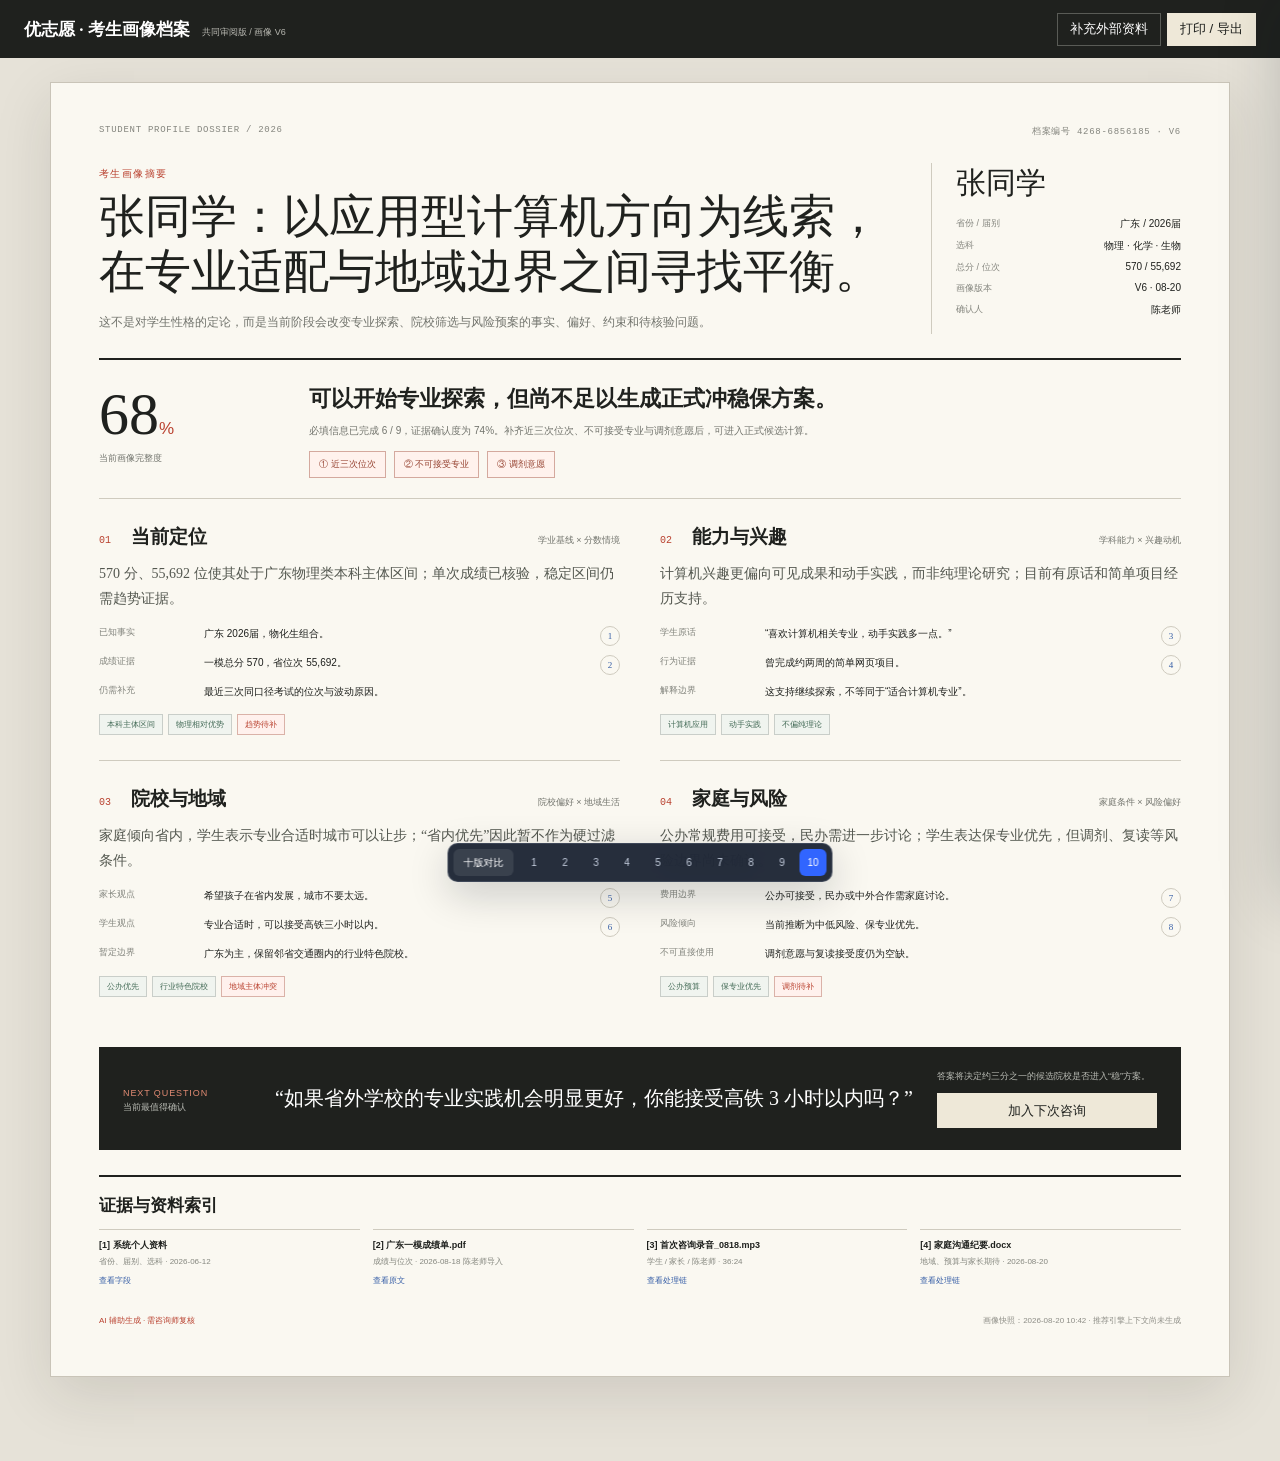
<file: prototypes/candidate-profile-variations/v10-editorial-dossier/index.html>
<!doctype html><html lang="zh-CN"><head><meta charset="UTF-8"><meta name="viewport" content="width=device-width,initial-scale=1"><title>V10 一页画像档案 · 考生画像</title><link rel="stylesheet" href="../shared/runtime.css"><style>
:root{--ink:#1f211e;--red:#b9412f;--paper:#faf8f1;--line:#cfcbbf;--muted:#72746d;--green:#446b57;--blue:#355da6}*{box-sizing:border-box}body{margin:0;color:var(--ink);background:#e6e2d8;font-family:"MiSans","PingFang SC",sans-serif}.tools{position:sticky;z-index:20;top:0;height:58px;padding:0 24px;display:flex;align-items:center;justify-content:space-between;color:#fff;background:var(--ink)}.tools b{font-family:"STZhongsong",serif;font-size:17px}.tools span{margin-left:12px;color:#b8b8b1;font-size:9px}.tools button{height:33px;padding:0 12px;border:1px solid #595b56;color:#fff;background:transparent;cursor:pointer}.tools .primary{margin-left:6px;color:var(--ink);border-color:#eee8d8;background:#eee8d8}.page{width:min(1180px,calc(100% - 40px));margin:24px auto 84px;padding:42px 48px 50px;border:1px solid #c9c4b8;background:var(--paper);box-shadow:0 18px 55px rgba(35,31,24,.12)}.folio{display:flex;justify-content:space-between;color:#84857e;font-family:"DIN Alternate",monospace;font-size:9px;letter-spacing:.08em}.hero{margin-top:25px;padding-bottom:24px;display:grid;grid-template-columns:1fr 250px;gap:32px;border-bottom:2px solid var(--ink)}.hero small{color:var(--red);font-size:10px;letter-spacing:.14em}.hero h1{margin:8px 0 12px;font-family:"STZhongsong",serif;font-size:46px;font-weight:500;line-height:1.2}.hero p{max-width:680px;margin:0;color:var(--muted);font-size:12px;line-height:1.85}.identity{padding-left:24px;border-left:1px solid var(--line)}.identity .name{font-family:"STZhongsong",serif;font-size:30px}.identity dl{margin:13px 0 0;display:grid;gap:8px}.identity div{display:flex;justify-content:space-between}.identity dt{color:#85867f;font-size:9px}.identity dd{margin:0;font-size:10px}.readiness{padding:20px 0;display:grid;grid-template-columns:180px 1fr;gap:30px;border-bottom:1px solid var(--line)}.big-number b{font-family:"STZhongsong",serif;font-size:60px;font-weight:400}.big-number span{color:var(--red);font-size:17px}.big-number small{display:block;margin-top:3px;color:var(--muted);font-size:9px}.readiness h2{margin:4px 0 8px;font-family:"STZhongsong",serif;font-size:22px}.readiness p{margin:0;color:var(--muted);font-size:10px;line-height:1.75}.missing-line{margin-top:12px;display:flex;gap:8px;flex-wrap:wrap}.missing-line button{padding:6px 9px;border:1px solid #d4a99e;color:#964331;background:#fff2ed;cursor:pointer;font-size:9px}.sections{display:grid;grid-template-columns:1fr 1fr;column-gap:40px}.section{padding:25px 0;border-bottom:1px solid var(--line)}.section:nth-last-child(-n+2){border-bottom:0}.section-head{display:grid;grid-template-columns:32px 1fr auto;align-items:baseline}.section-head i{color:var(--red);font-family:"DIN Alternate",monospace;font-style:normal;font-size:10px}.section-head h2{margin:0;font-family:"STZhongsong",serif;font-size:19px}.section-head span{color:var(--muted);font-size:9px}.lede{margin:11px 0 15px;color:#545850;font-family:"STZhongsong",serif;font-size:14px;line-height:1.8}.fact-list{display:grid;gap:9px}.fact{display:grid;grid-template-columns:95px 1fr auto;gap:10px;align-items:start}.fact>span{color:#82847d;font-size:9px}.fact p{margin:0;font-size:10px;line-height:1.65}.cite{width:20px;height:20px;padding:0;border:1px solid var(--line);border-radius:50%;color:var(--blue);background:transparent;cursor:pointer;font-family:Georgia,serif;font-size:9px}.tag-line{margin-top:13px;display:flex;gap:5px;flex-wrap:wrap}.tag-line button{padding:4px 7px;border:1px solid #c9cec9;color:var(--green);background:#f0f4ef;cursor:pointer;font-size:8px}.tag-line button.warn{color:var(--red);border-color:#dab2a8;background:#fff1ed}.question{margin-top:25px;padding:22px 24px;color:#fff;background:var(--ink)}.question-grid{display:grid;grid-template-columns:130px 1fr 220px;gap:22px;align-items:center}.question span{color:#e28b73;font-size:9px;letter-spacing:.1em}.question blockquote{margin:0;font-family:"STZhongsong",serif;font-size:20px;line-height:1.7}.question p{margin:0;color:#b9bbb4;font-size:9px;line-height:1.7}.question button{width:100%;height:35px;margin-top:9px;border:0;color:var(--ink);background:#eee8d8;cursor:pointer}.sources{margin-top:25px;padding-top:17px;border-top:2px solid var(--ink)}.sources h2{margin:0 0 12px;font-family:"STZhongsong",serif;font-size:17px}.source-grid{display:grid;grid-template-columns:repeat(4,1fr);gap:13px}.source{padding-top:9px;border-top:1px solid var(--line)}.source b,.source span{display:block}.source b{font-size:9px}.source span{margin-top:4px;color:#85877f;font-size:8px;line-height:1.5}.source button{margin-top:7px;padding:0;border:0;color:var(--blue);background:transparent;cursor:pointer;font-size:8px}.footer{margin-top:28px;display:flex;justify-content:space-between;color:#8d8d86;font-size:8px}.ai-mark{color:var(--red)}@media(max-width:800px){.page{width:calc(100% - 20px);padding:25px 20px}.hero{grid-template-columns:1fr}.identity{padding:0;border:0}.sections{grid-template-columns:1fr}.section:nth-last-child(-n+2){border-bottom:1px solid var(--line)}.question-grid{grid-template-columns:1fr}.source-grid{grid-template-columns:1fr 1fr}.readiness{grid-template-columns:1fr}.tools{padding:0 12px}.tools span{display:none}}@media print{body{background:#fff}.tools,.vx-version-bar{display:none}.page{width:100%;margin:0;border:0;box-shadow:none}}
</style></head><body data-version="V10"><header class="tools"><div><b>优志愿 · 考生画像档案</b><span>共同审阅版 / 画像 V6</span></div><div><button data-vx-import>补充外部资料</button><button class="primary" onclick="window.print()">打印 / 导出</button></div></header><main class="page"><div class="folio"><span>STUDENT PROFILE DOSSIER / 2026</span><span>档案编号 4268-6856185 · V6</span></div><section class="hero"><div><small>考生画像摘要</small><h1>张同学：以应用型计算机方向为线索，<br>在专业适配与地域边界之间寻找平衡。</h1><p>这不是对学生性格的定论，而是当前阶段会改变专业探索、院校筛选与风险预案的事实、偏好、约束和待核验问题。</p></div><aside class="identity"><div class="name">张同学</div><dl><div><dt>省份 / 届别</dt><dd>广东 / 2026届</dd></div><div><dt>选科</dt><dd>物理 · 化学 · 生物</dd></div><div><dt>总分 / 位次</dt><dd>570 / 55,692</dd></div><div><dt>画像版本</dt><dd>V6 · 08-20</dd></div><div><dt>确认人</dt><dd>陈老师</dd></div></dl></aside></section><section class="readiness"><div class="big-number"><b>68</b><span>%</span><small>当前画像完整度</small></div><div><h2>可以开始专业探索，但尚不足以生成正式冲稳保方案。</h2><p>必填信息已完成 6 / 9，证据确认度为 74%。补齐近三次位次、不可接受专业与调剂意愿后，可进入正式候选计算。</p><div class="missing-line"><button data-vx-evidence data-label="近三次位次待补" data-dimension="学业基线" data-state="信息缺口">① 近三次位次</button><button data-vx-evidence data-label="不可接受专业待补" data-dimension="专业认知" data-state="信息缺口">② 不可接受专业</button><button data-vx-evidence data-label="调剂意愿待补" data-dimension="风险偏好" data-state="信息缺口">③ 调剂意愿</button></div></div></section><div class="sections"><section class="section"><header class="section-head"><i>01</i><h2>当前定位</h2><span>学业基线 × 分数情境</span></header><p class="lede">570 分、55,692 位使其处于广东物理类本科主体区间；单次成绩已核验，稳定区间仍需趋势证据。</p><div class="fact-list"><div class="fact"><span>已知事实</span><p>广东 2026届，物化生组合。</p><button class="cite" data-vx-evidence data-label="广东 · 2026届 · 物化生" data-dimension="学业基线">1</button></div><div class="fact"><span>成绩证据</span><p>一模总分 570，省位次 55,692。</p><button class="cite" data-vx-evidence data-label="570分 · 55,692位" data-dimension="学业基线" data-source="广东一模成绩单.pdf" data-quote="总分 570；物理类省排名 55,692。">2</button></div><div class="fact"><span>仍需补充</span><p>最近三次同口径考试的位次与波动原因。</p><span></span></div></div><div class="tag-line"><button>本科主体区间</button><button>物理相对优势</button><button class="warn">趋势待补</button></div></section><section class="section"><header class="section-head"><i>02</i><h2>能力与兴趣</h2><span>学科能力 × 兴趣动机</span></header><p class="lede">计算机兴趣更偏向可见成果和动手实践，而非纯理论研究；目前有原话和简单项目经历支持。</p><div class="fact-list"><div class="fact"><span>学生原话</span><p>“喜欢计算机相关专业，动手实践多一点。”</p><button class="cite" data-vx-evidence data-label="计算机应用兴趣" data-dimension="兴趣与动机">3</button></div><div class="fact"><span>行为证据</span><p>曾完成约两周的简单网页项目。</p><button class="cite" data-vx-evidence data-label="可完成短期项目" data-dimension="行动能力" data-source="首次咨询纪要.docx">4</button></div><div class="fact"><span>解释边界</span><p>这支持继续探索，不等同于“适合计算机专业”。</p><span></span></div></div><div class="tag-line"><button>计算机应用</button><button>动手实践</button><button>不偏纯理论</button></div></section><section class="section"><header class="section-head"><i>03</i><h2>院校与地域</h2><span>院校偏好 × 地域生活</span></header><p class="lede">家庭倾向省内，学生表示专业合适时城市可以让步；“省内优先”因此暂不作为硬过滤条件。</p><div class="fact-list"><div class="fact"><span>家长观点</span><p>希望孩子在省内发展，城市不要太远。</p><button class="cite" data-vx-evidence data-label="省内优先" data-dimension="地域与生活" data-state="待学生确认" data-quote="我们还是希望孩子在省内发展，城市不要太远。">5</button></div><div class="fact"><span>学生观点</span><p>专业合适时，可以接受高铁三小时以内。</p><button class="cite" data-vx-evidence data-label="省外限高铁 3 小时" data-dimension="地域与生活">6</button></div><div class="fact"><span>暂定边界</span><p>广东为主，保留邻省交通圈内的行业特色院校。</p><span></span></div></div><div class="tag-line"><button>公办优先</button><button>行业特色院校</button><button class="warn">地域主体冲突</button></div></section><section class="section"><header class="section-head"><i>04</i><h2>家庭与风险</h2><span>家庭条件 × 风险偏好</span></header><p class="lede">公办常规费用可接受，民办需进一步讨论；学生表达保专业优先，但调剂、复读等风险边界尚未确认。</p><div class="fact-list"><div class="fact"><span>费用边界</span><p>公办可接受，民办或中外合作需家庭讨论。</p><button class="cite" data-vx-evidence data-label="公办预算可控" data-dimension="家庭条件" data-source="家庭沟通纪要.docx">7</button></div><div class="fact"><span>风险倾向</span><p>当前推断为中低风险、保专业优先。</p><button class="cite" data-vx-evidence data-label="保专业优先" data-dimension="风险偏好" data-state="AI 推断">8</button></div><div class="fact"><span>不可直接使用</span><p>调剂意愿与复读接受度仍为空缺。</p><span></span></div></div><div class="tag-line"><button>公办预算</button><button>保专业优先</button><button class="warn">调剂待补</button></div></section></div><section class="question"><div class="question-grid"><div><span>NEXT QUESTION</span><p>当前最值得确认</p></div><blockquote>“如果省外学校的专业实践机会明显更好，你能接受高铁 3 小时以内吗？”</blockquote><div><p>答案将决定约三分之一的候选院校是否进入“稳”方案。</p><button>加入下次咨询</button></div></div></section><section class="sources"><h2>证据与资料索引</h2><div class="source-grid"><article class="source"><b>[1] 系统个人资料</b><span>省份、届别、选科 · 2026-06-12</span><button data-vx-evidence data-label="系统个人资料" data-dimension="数据源">查看字段</button></article><article class="source"><b>[2] 广东一模成绩单.pdf</b><span>成绩与位次 · 2026-08-18 陈老师导入</span><button data-vx-evidence data-label="一模成绩单" data-dimension="数据源" data-source="广东一模成绩单.pdf">查看原文</button></article><article class="source"><b>[3] 首次咨询录音_0818.mp3</b><span>学生 / 家长 / 陈老师 · 36:24</span><button data-vx-import>查看处理链</button></article><article class="source"><b>[4] 家庭沟通纪要.docx</b><span>地域、预算与家长期待 · 2026-08-20</span><button data-vx-import>查看处理链</button></article></div></section><footer class="footer"><span class="ai-mark">AI 辅助生成 · 需咨询师复核</span><span>画像快照：2026-08-20 10:42 · 推荐引擎上下文尚未生成</span></footer></main><script src="../shared/runtime.js"></script></body></html>
</file>
<file: site/assets/styles.css>
:root {
  --ink: #07142f;
  --ink-soft: #0d2043;
  --paper: #f4f0e8;
  --paper-bright: #fbf8f1;
  --white: #ffffff;
  --coral: #ff8067;
  --coral-hot: #ff684c;
  --mint: #91d5bd;
  --blue: #7aa5ff;
  --line-dark: rgba(213, 225, 255, 0.16);
  --line-light: rgba(7, 20, 47, 0.14);
  --muted-dark: #a7b4cc;
  --muted-light: #647087;
  --display: "Noto Serif SC", "Source Han Serif SC", "Songti SC", Georgia, serif;
  --sans: Inter, "SF Pro Display", "PingFang SC", "Microsoft YaHei", sans-serif;
  --radius: 24px;
  --shadow: 0 28px 90px rgba(4, 13, 33, 0.2);
}

* { box-sizing: border-box; }
html { scroll-behavior: smooth; }
body { margin: 0; color: var(--ink); background: var(--paper); font-family: var(--sans); -webkit-font-smoothing: antialiased; }
body.menu-open { overflow: hidden; }
a { color: inherit; }
button, a { -webkit-tap-highlight-color: transparent; }
.skip-link { position: fixed; z-index: 200; left: 16px; top: 12px; padding: 10px 14px; transform: translateY(-150%); color: var(--ink); background: var(--paper-bright); border-radius: 8px; }
.skip-link:focus { transform: translateY(0); }

.site-header { position: fixed; z-index: 100; inset: 0 0 auto; height: 78px; padding: 0 clamp(20px, 4vw, 72px); display: flex; align-items: center; justify-content: space-between; color: var(--white); border-bottom: 1px solid transparent; transition: background .25s ease, border-color .25s ease, backdrop-filter .25s ease; }
.site-header.scrolled { background: rgba(7, 20, 47, .82); border-color: var(--line-dark); backdrop-filter: blur(18px); }
.brand { display: flex; align-items: center; gap: 11px; text-decoration: none; }
.brand > span:last-child { display: grid; gap: 1px; }
.brand strong { font-size: 15px; letter-spacing: .01em; }
.brand small { color: var(--muted-dark); font-size: 8px; letter-spacing: .13em; text-transform: uppercase; }
.brand-mark { width: 31px; height: 31px; display: grid; grid-template-columns: 1fr 1fr; overflow: hidden; border-radius: 50%; transform: rotate(45deg); box-shadow: 0 0 0 1px rgba(255,255,255,.12); }
.brand-mark i:nth-child(1) { background: var(--coral); }
.brand-mark i:nth-child(2) { background: var(--blue); }
.brand-mark i:nth-child(3) { background: var(--mint); }
.brand-mark i:nth-child(4) { background: #244982; }
.main-nav { display: flex; align-items: center; gap: clamp(18px, 2.5vw, 38px); }
.main-nav a { color: #c6d0e2; text-decoration: none; font-size: 12px; transition: color .2s ease; }
.main-nav a:hover, .main-nav a:focus-visible { color: var(--white); }
.main-nav .nav-cta { padding: 10px 16px; color: var(--white); border: 1px solid rgba(255,255,255,.28); border-radius: 999px; }
.main-nav .nav-cta span { color: var(--coral); }
.menu-button { display: none; width: 42px; height: 42px; place-content: center; gap: 6px; border: 1px solid var(--line-dark); border-radius: 50%; background: transparent; }
.menu-button span { width: 17px; height: 1px; display: block; background: #fff; }

.hero { position: relative; min-height: 920px; padding: 150px clamp(20px, 4vw, 72px) 92px; display: grid; grid-template-columns: minmax(430px, .84fr) minmax(540px, 1.16fr); align-items: center; gap: clamp(32px, 5vw, 88px); overflow: hidden; color: var(--white); background: var(--ink); }
.hero-grid { position: absolute; inset: 0; opacity: .38; background-image: linear-gradient(rgba(111,145,205,.11) 1px, transparent 1px), linear-gradient(90deg, rgba(111,145,205,.11) 1px, transparent 1px); background-size: 88px 88px; mask-image: linear-gradient(to bottom, #000 0, rgba(0,0,0,.72) 62%, transparent 100%); }
.hero-glow { position: absolute; width: 520px; height: 520px; border-radius: 50%; filter: blur(100px); opacity: .18; }
.glow-one { left: -220px; top: 170px; background: var(--blue); }
.glow-two { right: -180px; top: 60px; background: var(--coral); }
.hero-copy, .hero-visual { position: relative; z-index: 2; }
.eyebrow, .section-kicker { display: flex; align-items: center; gap: 9px; color: var(--coral); font-size: 10px; font-weight: 700; letter-spacing: .18em; }
.eyebrow span { width: 34px; height: 1px; background: var(--coral); }
.hero h1 { max-width: 700px; margin: 23px 0 25px; font-family: var(--display); font-size: clamp(50px, 5.2vw, 86px); font-weight: 600; letter-spacing: -.055em; line-height: 1.11; }
.hero h1 em { color: var(--coral); font-style: normal; }
.hero-copy > p { max-width: 600px; margin: 0; color: #b9c5da; font-size: 16px; line-height: 1.85; }
.hero-actions { margin-top: 36px; display: flex; flex-wrap: wrap; gap: 12px; }
.button { min-height: 48px; padding: 0 21px; display: inline-flex; align-items: center; justify-content: center; gap: 22px; border-radius: 999px; text-decoration: none; font-size: 13px; font-weight: 700; transition: transform .2s ease, background .2s ease, border-color .2s ease; }
.button:hover { transform: translateY(-2px); }
.button-primary { color: var(--ink); background: var(--coral); }
.button-primary:hover { background: #ff967f; }
.button-ghost { color: #e2e8f3; border: 1px solid rgba(255,255,255,.24); }
.button-ghost:hover { border-color: rgba(255,255,255,.55); }
.hero-notes { margin: 54px 0 0; padding: 0; display: flex; flex-wrap: wrap; gap: 20px 28px; list-style: none; }
.hero-notes li { display: flex; align-items: center; gap: 8px; color: #b1bed3; font-size: 11px; }
.hero-notes span { color: var(--mint); font-size: 9px; font-variant-numeric: tabular-nums; }

.hero-visual { min-height: 630px; overflow: hidden; border: 1px solid rgba(194,211,243,.21); border-radius: 38px; background: #091735; box-shadow: 0 35px 100px rgba(0,0,0,.32); isolation: isolate; }
.hero-visual > img { position: absolute; inset: 0; width: 100%; height: 100%; object-fit: cover; opacity: .63; transform: scale(1.12); }
.visual-shade { position: absolute; inset: 0; background: linear-gradient(160deg, rgba(7,20,47,.2), rgba(7,20,47,.72) 68%, rgba(7,20,47,.92)); }
.signal-card { position: absolute; z-index: 3; padding: 16px 18px; border: 1px solid rgba(199,215,245,.2); border-radius: 15px; background: rgba(9,24,55,.78); box-shadow: 0 18px 50px rgba(0,0,0,.24); backdrop-filter: blur(15px); }
.signal-card small { display: block; margin-bottom: 7px; color: var(--blue); font-size: 8px; font-weight: 800; letter-spacing: .16em; }
.signal-card strong { display: block; font-size: 13px; line-height: 1.55; }
.signal-card span { color: var(--muted-dark); font-size: 9px; }
.signal-input { left: 6%; top: 9%; width: 245px; }
.signal-route { left: 36%; top: 39%; width: 285px; }
.signal-route small { color: var(--mint); }
.route-line { margin-top: 13px; display: flex; gap: 6px; }
.route-line i { height: 4px; flex: 1; border-radius: 5px; background: var(--blue); }
.route-line i:nth-child(2) { background: var(--mint); }
.route-line i:nth-child(3) { background: var(--coral); }
.signal-output { right: 5%; bottom: 8%; max-width: 300px; display: flex; align-items: center; gap: 12px; }
.signal-output small { color: var(--coral); }
.status-dot { width: 8px; height: 8px; flex: 0 0 auto; display: inline-block; border-radius: 50%; background: var(--mint); box-shadow: 0 0 0 6px rgba(145,213,189,.12); }
.orbit { position: absolute; z-index: 2; border: 1px dashed rgba(145,213,189,.24); border-radius: 50%; pointer-events: none; }
.orbit-one { width: 410px; height: 410px; left: 13%; top: 16%; animation: orbit-spin 26s linear infinite; }
.orbit-two { width: 600px; height: 600px; left: 4%; top: 3%; border-color: rgba(122,165,255,.15); animation: orbit-spin 38s linear infinite reverse; }
@keyframes orbit-spin { to { transform: rotate(360deg); } }

.proof-strip { min-height: 122px; padding: 0 clamp(20px, 4vw, 72px); display: grid; grid-template-columns: repeat(4, 1fr); border-bottom: 1px solid var(--line-light); background: var(--paper-bright); }
.proof-strip > div { padding: 30px clamp(18px, 3vw, 44px); display: flex; align-items: baseline; gap: 11px; border-right: 1px solid var(--line-light); }
.proof-strip > div:first-child { border-left: 1px solid var(--line-light); }
.proof-strip strong { font-family: var(--display); font-size: clamp(32px, 3.2vw, 52px); letter-spacing: -.04em; }
.proof-strip span { color: var(--muted-light); font-size: 11px; }

.section { padding: 120px clamp(20px, 6vw, 110px); }
.problem { background: var(--paper); }
.problem-layout { margin-top: 30px; display: grid; grid-template-columns: minmax(420px, 1fr) minmax(440px, .9fr); gap: clamp(70px, 10vw, 180px); }
.problem h2, .section-heading h2, .blind-copy h2, .quick-copy h2, .manifesto h2 { margin: 0; font-family: var(--display); font-size: clamp(37px, 4vw, 64px); font-weight: 600; letter-spacing: -.045em; line-height: 1.22; }
.problem-title > p { max-width: 580px; margin: 27px 0 0; color: var(--muted-light); font-size: 14px; line-height: 1.85; }
.problem-list { border-top: 1px solid var(--line-light); }
.problem-list article { padding: 25px 0; display: grid; grid-template-columns: 42px 1fr; gap: 13px; border-bottom: 1px solid var(--line-light); }
.problem-list article > span { color: var(--coral-hot); font-size: 10px; font-weight: 800; }
.problem-list h3 { margin: 0 0 8px; font-size: 16px; }
.problem-list p { margin: 0; color: var(--muted-light); font-size: 12px; line-height: 1.75; }
.problem-list code, .quick-copy code { padding: 2px 5px; color: #a83b27; background: #fce1d8; border-radius: 4px; }

.capability-section { padding-top: 0; }
.capability-grid { display: grid; grid-template-columns: 1fr 1fr; gap: 18px; }
.capability-card { min-height: 650px; padding: clamp(28px, 4vw, 56px); display: flex; flex-direction: column; border-radius: 30px; }
.capability-card > header { display: flex; justify-content: space-between; align-items: center; }
.card-index { font-size: 9px; font-weight: 800; letter-spacing: .15em; }
.skill-badge { padding: 7px 10px; border-radius: 999px; font-family: ui-monospace, SFMono-Regular, Consolas, monospace; font-size: 10px; }
.capability-card h2 { max-width: 570px; margin: 50px 0 17px; font-family: var(--display); font-size: clamp(30px, 3vw, 47px); font-weight: 600; letter-spacing: -.04em; line-height: 1.25; }
.capability-card > p { max-width: 530px; margin: 0; font-size: 13px; line-height: 1.8; }
.capability-card > a { margin-top: auto; align-self: flex-start; font-size: 12px; font-weight: 800; text-decoration: none; border-bottom: 1px solid currentColor; }
.capability-card > a span { color: var(--coral-hot); }
.create-card { color: var(--white); background: var(--ink); }
.create-card > p { color: var(--muted-dark); }
.create-card .skill-badge { color: var(--mint); background: rgba(145,213,189,.1); }
.review-card { color: var(--ink); background: var(--paper-bright); border: 1px solid var(--line-light); }
.review-card > p { color: var(--muted-light); }
.review-card .skill-badge { color: #264fba; background: #e7edfb; }
.terminal-window { margin: 46px 0; overflow: hidden; border: 1px solid var(--line-dark); border-radius: 16px; background: #0b1c3d; box-shadow: var(--shadow); }
.terminal-head { height: 41px; padding: 0 14px; display: flex; align-items: center; gap: 6px; border-bottom: 1px solid var(--line-dark); }
.terminal-head i { width: 7px; height: 7px; border-radius: 50%; background: #fa8268; }
.terminal-head i:nth-child(2) { background: #eabf65; }
.terminal-head i:nth-child(3) { background: #80c9ae; }
.terminal-head span { margin-left: 7px; color: #7789a8; font-family: ui-monospace, SFMono-Regular, Consolas, monospace; font-size: 9px; }
.terminal-body { padding: 22px; font-family: ui-monospace, SFMono-Regular, Consolas, monospace; font-size: 11px; }
.terminal-body p { margin: 0 0 13px; }
.terminal-body span { width: 57px; display: inline-block; }
.terminal-body .muted { color: #6e7d9b; }
.terminal-body .accent { color: var(--blue); }
.terminal-body .success { color: var(--mint); }
.review-stack { margin: 46px 0; display: grid; gap: 9px; }
.review-stack > div { min-height: 72px; padding: 13px 15px; display: grid; grid-template-columns: 34px 1fr auto; align-items: center; gap: 12px; border: 1px solid #e1ded7; border-radius: 12px; background: #f7f3ec; }
.review-stack b { width: 31px; height: 31px; display: grid; place-items: center; color: #b8432d; background: #fce2d9; border-radius: 8px; font-size: 10px; }
.review-stack span { display: grid; gap: 4px; }
.review-stack strong { font-size: 11px; }
.review-stack small { color: #8991a0; font-size: 9px; }
.review-stack em { color: #a54c3a; font-size: 9px; font-style: normal; }
.review-stack .resolved b { color: #246e58; background: #dff3eb; }
.review-stack .resolved em { color: #246e58; }

.workflow { color: var(--white); background: var(--ink); }
.section-heading { display: grid; grid-template-columns: 1.1fr .65fr; align-items: end; gap: 80px; }
.section-heading h2 { margin-top: 18px; }
.section-heading > p { margin: 0 0 5px; color: var(--muted-dark); font-size: 13px; line-height: 1.85; }
.workflow-track { margin: 75px 0 90px; padding: 0; display: grid; grid-template-columns: repeat(4, 1fr); list-style: none; border-top: 1px solid var(--line-dark); }
.workflow-track li { position: relative; padding: 28px 26px 0 0; display: grid; gap: 8px; }
.workflow-track li:before { content: ""; position: absolute; width: 9px; height: 9px; left: 0; top: -5px; border-radius: 50%; background: var(--coral); box-shadow: 0 0 0 6px rgba(255,128,103,.12); }
.workflow-track li:not(:last-child):after { content: "→"; position: absolute; right: 26px; top: 37px; color: #415375; }
.workflow-track span { color: var(--coral); font-size: 9px; font-weight: 800; }
.workflow-track strong { font-family: var(--display); font-size: 18px; }
.workflow-track small { color: #7f8eaa; font-size: 10px; }
.prompt-lab { overflow: hidden; display: grid; grid-template-columns: .8fr 1.2fr; border: 1px solid var(--line-dark); border-radius: 28px; background: #091937; }
.lab-copy { padding: clamp(30px, 4vw, 58px); border-right: 1px solid var(--line-dark); }
.lab-copy h3 { max-width: 420px; margin: 20px 0 16px; font-family: var(--display); font-size: clamp(28px, 3vw, 43px); line-height: 1.28; }
.lab-copy p { max-width: 420px; margin: 0; color: var(--muted-dark); font-size: 12px; line-height: 1.8; }
.lab-tabs { margin-top: 40px; display: inline-flex; padding: 4px; border: 1px solid var(--line-dark); border-radius: 999px; }
.lab-tabs button { min-height: 35px; padding: 0 16px; border: 0; border-radius: 999px; color: #8fa0bd; background: transparent; cursor: pointer; font-size: 10px; }
.lab-tabs button.active { color: var(--ink); background: var(--coral); }
.lab-console { padding: clamp(30px, 4vw, 58px); display: flex; flex-direction: column; }
.console-label { display: flex; justify-content: space-between; color: #6f809f; font-family: ui-monospace, SFMono-Regular, Consolas, monospace; font-size: 9px; }
.console-label i { color: var(--mint); font-style: normal; }
.lab-console blockquote { min-height: 130px; margin: 34px 0; padding: 0; color: #f4f6fa; font-family: var(--display); font-size: clamp(20px, 2.1vw, 29px); line-height: 1.65; border: 0; transition: opacity .2s ease, transform .2s ease; }
.lab-console blockquote.changing, .console-result.changing { opacity: 0; transform: translateY(6px); }
.console-result { margin-top: auto; padding: 20px; border-left: 3px solid var(--mint); background: rgba(145,213,189,.07); transition: opacity .2s ease, transform .2s ease; }
.console-result small { display: block; color: var(--mint); font-size: 8px; letter-spacing: .13em; }
.console-result strong { display: block; margin-top: 7px; font-size: 12px; }
.console-result p { margin: 8px 0 0; color: #8fa0bd; font-size: 10px; line-height: 1.7; }

.scope { background: var(--paper-bright); }
.section-heading.compact { align-items: center; }
.scope-grid { margin-top: 62px; display: grid; grid-template-columns: repeat(5, 1fr); border: 1px solid var(--line-light); border-radius: 22px; overflow: hidden; }
.scope-grid article { min-height: 285px; padding: 27px 22px; display: flex; flex-direction: column; border-right: 1px solid var(--line-light); background: var(--paper-bright); transition: background .2s ease, transform .2s ease; }
.scope-grid article:last-child { border-right: 0; }
.scope-grid article:hover { background: #fff; transform: translateY(-4px); }
.scope-grid article.featured { color: #fff; background: var(--ink-soft); }
.scope-grid article > span { color: var(--coral-hot); font-size: 9px; font-weight: 800; }
.scope-grid h3 { margin: 36px 0 13px; font-family: var(--display); font-size: 21px; line-height: 1.35; }
.scope-grid p { margin: 0; color: var(--muted-light); font-size: 11px; line-height: 1.75; }
.scope-grid .featured p { color: var(--muted-dark); }
.scope-grid em { margin-top: auto; color: #8a94a5; font-size: 8px; font-style: normal; font-weight: 800; letter-spacing: .12em; }
.scope-grid .featured em { color: var(--mint); }

.blind-spots { display: grid; grid-template-columns: .8fr 1.2fr; gap: clamp(60px, 9vw, 150px); align-items: start; background: var(--paper); }
.blind-copy h2 { margin-top: 19px; font-size: clamp(34px, 3.6vw, 56px); }
.blind-grid { display: grid; grid-template-columns: repeat(2, 1fr); border-top: 1px solid var(--line-light); }
.blind-grid div { min-height: 148px; padding: 26px 15px; display: grid; grid-template-columns: 38px 1fr; grid-template-rows: auto auto; align-content: center; border-bottom: 1px solid var(--line-light); }
.blind-grid div:nth-child(odd) { border-right: 1px solid var(--line-light); }
.blind-grid i { grid-row: 1 / 3; width: 26px; height: 26px; display: grid; place-items: center; color: var(--coral-hot); border: 1px solid #e7b1a5; border-radius: 50%; font-size: 9px; font-style: normal; font-weight: 800; }
.blind-grid strong { font-family: var(--display); font-size: 16px; }
.blind-grid span { margin-top: 7px; color: var(--muted-light); font-size: 9px; }

.quick-start { color: #fff; background: var(--ink); }
.quick-panel { padding: clamp(30px, 5vw, 76px); display: grid; grid-template-columns: .82fr 1.18fr; gap: clamp(50px, 8vw, 120px); align-items: center; border: 1px solid var(--line-dark); border-radius: 30px; background: linear-gradient(135deg, #0d2043, #081733); }
.quick-copy h2 { margin: 18px 0; font-size: clamp(36px, 4vw, 59px); }
.quick-copy p { max-width: 520px; margin: 0; color: var(--muted-dark); font-size: 12px; line-height: 1.85; }
.quick-copy code { color: var(--mint); background: rgba(145,213,189,.1); }
.quick-links { margin-top: 33px; display: flex; flex-wrap: wrap; gap: 22px; }
.quick-links a { color: #dfe6f2; font-size: 10px; text-decoration: none; border-bottom: 1px solid #53627e; }
.code-block { overflow: hidden; border: 1px solid #24385c; border-radius: 16px; background: #061027; box-shadow: var(--shadow); }
.code-head { height: 47px; padding: 0 16px; display: flex; align-items: center; justify-content: space-between; border-bottom: 1px solid #1d3052; }
.code-head span { color: #8090ad; font-size: 9px; }
.code-head button { padding: 6px 10px; color: #c7d1e3; border: 1px solid #314565; border-radius: 6px; background: transparent; cursor: pointer; font-size: 9px; }
.code-block pre { margin: 0; padding: 27px 25px; overflow: auto; color: #d9e3f3; font-family: ui-monospace, SFMono-Regular, Consolas, monospace; font-size: 12px; line-height: 2; }
.code-foot { min-height: 42px; padding: 0 17px; display: flex; align-items: center; gap: 10px; color: #6e7f9e; border-top: 1px solid #1d3052; font-size: 8px; letter-spacing: .08em; }
.code-foot .status-dot { width: 6px; height: 6px; }

.manifesto { padding-top: 145px; padding-bottom: 145px; text-align: center; background: var(--paper-bright); }
.manifesto > p { color: var(--coral-hot); font-size: 11px; font-weight: 800; letter-spacing: .08em; }
.manifesto h2 { margin: 23px auto 42px; max-width: 1050px; }
.manifesto h2 em { color: var(--coral-hot); font-style: normal; }
.manifesto .button { color: #fff; background: var(--ink); }

footer { min-height: 120px; padding: 0 clamp(20px, 6vw, 110px); display: grid; grid-template-columns: 1fr 1fr 1fr; align-items: center; gap: 20px; color: #a7b4cc; background: #050f25; font-size: 9px; }
.footer-brand { display: flex; align-items: center; gap: 10px; color: #fff; }
.footer-brand .brand-mark { width: 24px; height: 24px; }
footer > p { text-align: center; }
footer > div:last-child { display: flex; justify-content: flex-end; gap: 16px; }
footer a { text-decoration: none; }

.reveal { opacity: 0; transform: translateY(18px); transition: opacity .65s ease, transform .65s cubic-bezier(.2,.7,.2,1); }
.reveal.is-visible { opacity: 1; transform: none; }

@media (max-width: 1120px) {
  .hero { min-height: auto; grid-template-columns: 1fr; padding-top: 145px; }
  .hero-copy { max-width: 800px; }
  .hero-visual { min-height: 580px; }
  .problem-layout, .section-heading, .blind-spots { grid-template-columns: 1fr; gap: 48px; }
  .capability-card { min-height: 620px; }
  .scope-grid { grid-template-columns: repeat(3, 1fr); }
  .scope-grid article:nth-child(3) { border-right: 0; }
  .scope-grid article:nth-child(-n+3) { border-bottom: 1px solid var(--line-light); }
  .quick-panel { grid-template-columns: 1fr; }
}

@media (max-width: 760px) {
  .site-header { height: 66px; }
  .menu-button { display: grid; }
  .main-nav { position: fixed; inset: 66px 0 0; padding: 42px 24px; display: flex; flex-direction: column; align-items: stretch; gap: 0; transform: translateX(100%); color: #fff; background: rgba(7,20,47,.98); transition: transform .25s ease; }
  .main-nav.open { transform: translateX(0); }
  .main-nav a { padding: 18px 0; color: #dce4f1; border-bottom: 1px solid var(--line-dark); font-family: var(--display); font-size: 22px; }
  .main-nav .nav-cta { margin-top: 20px; padding: 15px 18px; justify-content: center; border: 1px solid var(--line-dark); text-align: center; }
  .hero { padding: 112px 18px 65px; gap: 52px; }
  .hero h1 { font-size: clamp(38px, 10vw, 52px); letter-spacing: -.04em; }
  .hero-copy > p { font-size: 14px; }
  .hero-visual { min-height: 470px; border-radius: 24px; }
  .signal-input { left: 5%; top: 7%; width: 220px; }
  .signal-route { left: 18%; top: 40%; width: 250px; }
  .signal-output { right: 4%; bottom: 6%; max-width: 265px; }
  .proof-strip { grid-template-columns: 1fr 1fr; padding: 0; }
  .proof-strip > div { min-height: 105px; border-bottom: 1px solid var(--line-light); }
  .proof-strip > div:nth-child(odd) { border-left: 0; }
  .proof-strip strong { font-size: 36px; }
  .section { padding: 86px 18px; }
  .problem-layout { grid-template-columns: 1fr; }
  .capability-grid { grid-template-columns: 1fr; }
  .capability-card { min-height: 590px; padding: 28px 22px; border-radius: 22px; }
  .capability-card h2 { margin-top: 36px; }
  .workflow-track { grid-template-columns: 1fr 1fr; gap: 35px 0; }
  .workflow-track li:nth-child(2):after { display: none; }
  .prompt-lab { grid-template-columns: 1fr; }
  .lab-copy { border-right: 0; border-bottom: 1px solid var(--line-dark); }
  .lab-console blockquote { min-height: 165px; }
  .scope-grid { grid-template-columns: 1fr; border-radius: 18px; }
  .scope-grid article { min-height: 220px; border-right: 0; border-bottom: 1px solid var(--line-light); }
  .scope-grid article:nth-child(3) { border-bottom: 1px solid var(--line-light); }
  .scope-grid article:last-child { border-bottom: 0; }
  .blind-grid { grid-template-columns: 1fr; }
  .blind-grid div:nth-child(odd) { border-right: 0; }
  .quick-panel { padding: 28px 20px; border-radius: 22px; }
  .code-block pre { font-size: 10px; }
  footer { padding: 30px 18px; grid-template-columns: 1fr; text-align: center; }
  .footer-brand, footer > div:last-child { justify-content: center; }
  footer > div:last-child { flex-wrap: wrap; }
}

@media (prefers-reduced-motion: reduce) {
  html { scroll-behavior: auto; }
  *, *::before, *::after { animation-duration: .01ms !important; animation-iteration-count: 1 !important; transition-duration: .01ms !important; }
  .reveal { opacity: 1; transform: none; }
}
</file>
<file: prototypes/candidate-profile-workbench/styles.css>
:root {
  --paper: #f3f4ef;
  --surface: #ffffff;
  --surface-muted: #f7f8f5;
  --ink: #17213b;
  --ink-soft: #58627a;
  --line: #dfe3e6;
  --line-strong: #cbd2d8;
  --blue: #2558f4;
  --blue-deep: #1738a2;
  --blue-soft: #eef3ff;
  --green: #247a61;
  --green-soft: #eaf6f0;
  --amber: #c77a19;
  --amber-soft: #fff4df;
  --red: #d75139;
  --red-soft: #fff0ec;
  --violet: #7357a6;
  --shadow: 0 12px 36px rgba(25, 36, 57, .08);
  --font-body: "MiSans", "PingFang SC", "Microsoft YaHei", sans-serif;
  --font-display: "Noto Serif SC", "Source Han Serif SC", "STZhongsong", serif;
}

* { box-sizing: border-box; }
html { scroll-behavior: smooth; }
body {
  margin: 0;
  color: var(--ink);
  background:
    linear-gradient(rgba(28, 45, 75, .018) 1px, transparent 1px),
    linear-gradient(90deg, rgba(28, 45, 75, .018) 1px, transparent 1px),
    var(--paper);
  background-size: 40px 40px;
  font-family: var(--font-body);
  font-size: 14px;
  -webkit-font-smoothing: antialiased;
}

button, input { font: inherit; }
button { color: inherit; }
button:focus-visible, input:focus-visible { outline: 3px solid rgba(37, 88, 244, .22); outline-offset: 2px; }
svg { width: 20px; height: 20px; fill: none; stroke: currentColor; stroke-width: 1.8; stroke-linecap: round; stroke-linejoin: round; }
.svg-sprite { position: absolute; width: 0; height: 0; overflow: hidden; }
[hidden] { display: none !important; }

.app-shell {
  min-height: 100vh;
  display: grid;
  grid-template-columns: 58px 248px minmax(0, 1fr);
  grid-template-rows: 64px minmax(0, 1fr);
}

.topbar {
  grid-column: 1 / -1;
  position: sticky;
  top: 0;
  z-index: 40;
  height: 64px;
  display: flex;
  align-items: center;
  gap: 28px;
  padding: 0 20px 0 18px;
  border-bottom: 1px solid #e5e8e9;
  background: rgba(255, 255, 255, .94);
  backdrop-filter: blur(18px);
}

.brand { min-width: 258px; display: flex; align-items: center; gap: 9px; }
.brand strong { font-family: var(--font-display); font-size: 19px; letter-spacing: .03em; }
.brand-product { color: var(--ink-soft); padding-left: 8px; border-left: 1px solid var(--line); font-size: 13px; }
.brand-mark { position: relative; width: 27px; height: 27px; display: inline-block; transform: rotate(-7deg); }
.brand-mark i { position: absolute; width: 13px; height: 13px; border-radius: 3px; transform: rotate(45deg); }
.brand-mark i:nth-child(1) { left: 1px; top: 1px; background: #e75d3b; }
.brand-mark i:nth-child(2) { right: 1px; top: 1px; background: #2458f4; }
.brand-mark i:nth-child(3) { left: 7px; bottom: 1px; background: #46a86f; }

.top-links { display: flex; align-items: center; gap: 8px; flex: 1; }
.top-links button { height: 34px; padding: 0 13px; border: 1px solid var(--line); border-radius: 7px; background: white; cursor: pointer; font-size: 13px; }
.top-links .top-link-primary { color: white; border-color: var(--blue); background: var(--blue); }
.breadcrumb { margin-left: 4px; color: var(--ink-soft); white-space: nowrap; }
.breadcrumb b { margin: 0 8px; color: #b5bbc3; font-weight: 400; }
.system-status { display: flex; align-items: center; gap: 17px; color: #7b8495; font-size: 12px; white-space: nowrap; }
.status-live { display: inline-flex; align-items: center; gap: 6px; color: var(--green); }
.status-live i { width: 6px; height: 6px; border-radius: 50%; background: #31a77d; box-shadow: 0 0 0 4px rgba(49, 167, 125, .1); }
.ai-orb, .avatar { width: 36px; height: 36px; border-radius: 50%; display: grid; place-items: center; cursor: pointer; }
.ai-orb { color: var(--blue); border: 1px solid #dde6ff; background: var(--blue-soft); }
.ai-orb svg { width: 17px; }
.avatar { border: 0; color: white; background: var(--blue); font-weight: 700; }

.global-rail {
  grid-row: 2;
  position: sticky;
  top: 64px;
  height: calc(100vh - 64px);
  z-index: 20;
  padding: 14px 8px;
  display: flex;
  flex-direction: column;
  gap: 8px;
  border-right: 1px solid #e5e8e9;
  background: #fbfcfa;
}
.global-rail button { position: relative; height: 46px; border: 0; border-radius: 9px; display: grid; place-items: center; background: transparent; color: #606a7c; cursor: pointer; }
.global-rail button svg { width: 18px; height: 18px; }
.global-rail button span { position: absolute; opacity: 0; pointer-events: none; left: 46px; top: 11px; padding: 5px 8px; border-radius: 5px; background: var(--ink); color: white; font-size: 12px; transition: .18s; }
.global-rail button:hover span { opacity: 1; transform: translateX(4px); }
.global-rail button.active { color: var(--blue); background: var(--blue-soft); }
.global-rail button.active::before { content: ""; position: absolute; left: -8px; width: 3px; height: 22px; background: var(--blue); border-radius: 0 3px 3px 0; }
.rail-spacer { flex: 1; }

.context-nav {
  grid-column: 2;
  grid-row: 2;
  position: sticky;
  top: 64px;
  height: calc(100vh - 64px);
  overflow-y: auto;
  padding: 20px 16px 18px;
  border-right: 1px solid #e1e5e6;
  background: #fff;
}
.student-mini { display: grid; grid-template-columns: 42px minmax(0, 1fr) 20px; gap: 10px; align-items: center; padding: 2px 2px 16px; }
.student-avatar { width: 42px; height: 42px; border-radius: 13px; display: grid; place-items: center; color: white; background: var(--ink); font-family: var(--font-display); font-size: 18px; }
.student-mini strong { display: block; font-size: 15px; }
.student-mini span { display: block; margin-top: 4px; color: var(--ink-soft); font-size: 11px; }
.student-mini > button { border: 0; background: transparent; cursor: pointer; color: #939baa; font-size: 18px; }
.score-mini { margin: 2px 0 18px; padding: 15px 16px; color: white; border-radius: 13px; background: var(--ink); overflow: hidden; position: relative; }
.score-mini::after { content: ""; position: absolute; width: 90px; height: 90px; right: -28px; bottom: -48px; border: 18px solid rgba(255,255,255,.06); border-radius: 50%; }
.score-mini > div { display: flex; align-items: baseline; gap: 3px; }
.score-mini b { font-family: "DIN Alternate", var(--font-display); font-size: 32px; line-height: 1; }
.score-mini p { display: inline-block; margin: 5px 7px 0 0; color: #d4d9e4; font-size: 12px; }
.score-context { display: inline-block; padding: 3px 6px; border-radius: 4px; background: rgba(255,255,255,.1); font-size: 10px; color: #dce3ff; }
.context-menu { display: flex; flex-direction: column; gap: 3px; }
.context-menu p { margin: 15px 8px 6px; color: #9aa1ae; font-size: 11px; letter-spacing: .08em; }
.context-menu p:first-child { margin-top: 0; }
.context-menu p small { float: right; color: #b3bac3; letter-spacing: 0; }
.context-menu button { width: 100%; height: 39px; padding: 0 10px; border: 0; border-radius: 7px; display: grid; grid-template-columns: 25px 1fr auto; align-items: center; text-align: left; background: transparent; cursor: pointer; color: #525d70; }
.context-menu button:hover { background: #f5f7f6; }
.context-menu button.active { color: var(--blue-deep); background: var(--blue-soft); }
.context-menu button b { font-weight: 500; }
.context-menu button.active b { font-weight: 700; }
.context-menu button em { font-style: normal; color: #9aa2b0; font-size: 11px; }
.menu-index { font-family: "DIN Alternate", monospace; font-size: 10px; color: #a9b0bc; }
.context-menu button.active .menu-index { color: var(--blue); }
.menu-bullet { width: 5px; height: 5px; margin-left: 3px; border-radius: 50%; border: 1px solid #8993a3; }
.context-menu button.muted { color: #8e96a3; }
.service-note { margin-top: 20px; padding: 13px; border: 1px solid var(--line); border-radius: 10px; background: var(--surface-muted); }
.service-note span, .service-note small { display: block; color: #8d96a5; font-size: 10px; }
.service-note strong { display: block; margin: 5px 0 9px; font-size: 13px; }
.mini-progress { height: 4px; margin-bottom: 8px; overflow: hidden; border-radius: 4px; background: #e3e7e6; }
.mini-progress i { display: block; height: 100%; border-radius: inherit; background: var(--blue); }

.workspace { grid-column: 3; grid-row: 2; min-width: 0; padding: 28px clamp(20px, 2vw, 36px) 60px; }
.page-heading { max-width: 1510px; margin: 0 auto 22px; display: flex; justify-content: space-between; align-items: flex-end; gap: 28px; animation: rise .5s ease both; }
.eyebrow { display: flex; align-items: center; gap: 9px; color: #858e9e; font-size: 11px; text-transform: uppercase; letter-spacing: .07em; }
.eyebrow i { width: 18px; height: 1px; background: #bdc4cc; }
.eyebrow b { color: var(--blue); font-weight: 600; }
.page-heading h1 { margin: 8px 0 5px; font-family: var(--font-display); font-size: clamp(30px, 2.4vw, 42px); letter-spacing: .03em; line-height: 1.15; }
.page-heading p { margin: 0; color: var(--ink-soft); }
.heading-actions { display: flex; gap: 10px; }
.button-primary, .button-secondary, .button-ghost { min-height: 40px; padding: 0 15px; border-radius: 8px; display: inline-flex; align-items: center; justify-content: center; gap: 8px; cursor: pointer; transition: transform .18s, box-shadow .18s, background .18s; }
.button-primary { color: white; border: 1px solid var(--blue); background: var(--blue); box-shadow: 0 7px 15px rgba(37, 88, 244, .18); }
.button-primary:hover { transform: translateY(-1px); box-shadow: 0 9px 22px rgba(37, 88, 244, .24); }
.button-primary svg { width: 16px; }
.button-secondary { color: var(--blue-deep); border: 1px solid #c9d6ff; background: #fff; }
.button-secondary:hover { background: var(--blue-soft); }
.button-secondary svg { width: 17px; }
.button-ghost { border: 1px solid transparent; background: transparent; color: var(--ink-soft); }
.button-primary:disabled { opacity: .45; cursor: not-allowed; transform: none; box-shadow: none; }

.readiness-hero { max-width: 1510px; margin: 0 auto 22px; border: 1px solid #d9dfe1; border-radius: 18px; background: var(--surface); box-shadow: var(--shadow); overflow: hidden; animation: rise .55s .06s ease both; }
.readiness-overview { min-height: 190px; padding: 27px 28px 25px; display: flex; align-items: center; gap: 22px; border-right: 1px solid var(--line); }
.readiness-hero { display: grid; grid-template-columns: minmax(460px, 1.12fr) minmax(410px, .88fr); }
.readiness-ring { --progress: 68; flex: 0 0 128px; width: 128px; height: 128px; position: relative; border-radius: 50%; background: conic-gradient(var(--blue) calc(var(--progress) * 1%), #e9eceb 0); }
.readiness-ring::after { content: ""; position: absolute; inset: 10px; border-radius: 50%; background: #fff; box-shadow: inset 0 0 0 1px rgba(34, 50, 78, .06); }
.readiness-ring::before { content: ""; position: absolute; width: 8px; height: 8px; left: 19px; top: 24px; z-index: 2; border-radius: 50%; background: var(--blue); box-shadow: 0 0 0 5px white; }
.readiness-ring div { position: absolute; inset: 0; z-index: 3; display: grid; grid-template-columns: auto auto; place-content: center; align-items: end; }
.readiness-ring b { font-family: "DIN Alternate", var(--font-display); font-size: 40px; line-height: .9; }
.readiness-ring span { margin-left: 2px; color: var(--blue); font-size: 15px; font-weight: 700; }
.readiness-ring small { grid-column: 1 / -1; margin-top: 8px; color: var(--ink-soft); text-align: center; font-size: 10px; }
.readiness-copy { min-width: 0; }
.section-kicker { color: var(--blue); font-family: "DIN Alternate", monospace; font-size: 10px; letter-spacing: .14em; }
.readiness-copy h2 { max-width: 520px; margin: 8px 0 8px; font-family: var(--font-display); font-size: clamp(21px, 1.55vw, 27px); font-weight: 700; line-height: 1.45; }
.readiness-copy h2 em { color: var(--red); font-style: normal; }
.readiness-copy p { max-width: 590px; margin: 0; color: var(--ink-soft); line-height: 1.75; font-size: 13px; }
.source-chips { margin-top: 14px; display: flex; flex-wrap: wrap; gap: 6px; }
.source-chips span { padding: 4px 7px; color: #667085; border: 1px solid #e2e6e7; border-radius: 5px; background: #fafbfa; font-size: 10px; }
.source-chips .external { color: var(--blue-deep); border-color: #d6dfff; background: var(--blue-soft); }
.readiness-stats { padding: 25px 26px; display: grid; align-content: center; gap: 15px; background: linear-gradient(135deg, #fbfcfa, #f5f7f6); }
.readiness-stats article { display: grid; gap: 6px; }
.stat-head, .readiness-stats p { display: flex; justify-content: space-between; align-items: center; margin: 0; }
.stat-head span { color: #566075; font-size: 12px; }
.stat-head b { font-family: "DIN Alternate", sans-serif; font-size: 15px; }
.stat-bar { height: 5px; border-radius: 6px; overflow: hidden; background: #e3e7e7; }
.stat-bar i { display: block; height: 100%; border-radius: inherit; }
.stat-bar.required i { background: var(--red); }
.stat-bar.extra i { background: var(--blue); }
.stat-bar.trust i { background: var(--green); }
.readiness-stats p { font-size: 10px; color: #9098a4; }
.readiness-stats p strong { color: #737d8d; font-weight: 500; }
.readiness-stats .warn { color: var(--red); }
.priority-strip { grid-column: 1 / -1; display: grid; grid-template-columns: 190px repeat(3, 1fr); min-height: 76px; border-top: 1px solid var(--line); background: #fff; }
.priority-label { padding: 15px 20px 15px 28px; display: flex; flex-direction: column; justify-content: center; background: var(--ink); color: white; }
.priority-label span { font-family: var(--font-display); font-size: 15px; }
.priority-label small { margin-top: 4px; color: #aeb7ca; font-size: 10px; }
.gap-item { position: relative; padding: 11px 18px; border: 0; border-right: 1px solid var(--line); background: #fff; display: grid; grid-template-columns: 28px 1fr 16px; gap: 10px; align-items: center; text-align: left; cursor: pointer; transition: background .18s; }
.gap-item:last-child { border-right: 0; }
.gap-item:hover { background: var(--red-soft); }
.gap-order { font-family: "DIN Alternate", monospace; color: var(--red); font-size: 11px; }
.gap-item b, .gap-item small { display: block; }
.gap-item b { margin-bottom: 3px; font-size: 13px; }
.gap-item small { color: #8c95a3; font-size: 10px; }
.gap-item svg { width: 15px; color: #a9b0ba; }

.profile-section { max-width: 1510px; margin: 0 auto; border: 1px solid #d9dfe1; border-radius: 16px; background: var(--surface); box-shadow: 0 8px 28px rgba(27, 38, 59, .055); overflow: hidden; animation: rise .6s .12s ease both; }
.profile-toolbar { min-height: 64px; padding: 10px 18px; display: flex; align-items: center; gap: 14px; border-bottom: 1px solid var(--line); background: rgba(255,255,255,.96); }
.segmented { flex: 0 0 auto; padding: 3px; display: flex; gap: 2px; border-radius: 8px; background: #f0f2f1; }
.segmented button { min-width: 82px; height: 32px; padding: 0 10px; border: 0; border-radius: 6px; background: transparent; color: #697386; cursor: pointer; font-size: 12px; }
.segmented button.active { background: #fff; color: var(--ink); box-shadow: 0 2px 6px rgba(35, 48, 70, .1); font-weight: 700; }
.segmented span { display: inline-grid; place-items: center; min-width: 17px; height: 17px; margin-left: 3px; border-radius: 9px; color: var(--red); background: var(--red-soft); font-size: 9px; }
.tag-search { max-width: 300px; height: 36px; flex: 1; display: flex; align-items: center; gap: 8px; padding: 0 11px; border: 1px solid var(--line); border-radius: 8px; background: #fbfcfa; }
.tag-search:focus-within { border-color: #9cb3ff; box-shadow: 0 0 0 3px rgba(37, 88, 244, .08); }
.tag-search svg { width: 16px; color: #8e97a5; }
.tag-search input { min-width: 0; flex: 1; border: 0; outline: 0; background: transparent; color: var(--ink); font-size: 12px; }
.tag-search input::placeholder { color: #a3aab5; }
.legend { margin-left: auto; display: flex; align-items: center; flex-wrap: wrap; gap: 12px; color: #7d8695; font-size: 10px; }
.legend span { display: inline-flex; align-items: center; gap: 5px; }
.legend i { width: 7px; height: 7px; border-radius: 50%; }
.legend i.confirmed { background: var(--green); }
.legend i.supported { background: var(--blue); }
.legend i.candidate { background: var(--violet); }
.legend i.conflicted { background: var(--amber); }

.profile-layout { display: grid; grid-template-columns: 208px minmax(0, 1fr); min-height: 620px; }
.dimension-index { padding: 18px 14px; border-right: 1px solid var(--line); background: #f7f8f5; }
.dimension-index-head { padding: 0 7px 13px; border-bottom: 1px solid var(--line); }
.dimension-index-head span, .dimension-index-head small { display: block; }
.dimension-index-head span { font-family: var(--font-display); font-weight: 700; }
.dimension-index-head small { margin-top: 4px; color: #939ba8; font-size: 10px; }
.dimension-index nav { margin-top: 10px; display: flex; flex-direction: column; gap: 3px; }
.dimension-index nav button { height: 40px; padding: 0 8px; border: 0; border-radius: 6px; display: grid; grid-template-columns: 25px 1fr auto; align-items: center; text-align: left; background: transparent; cursor: pointer; color: #687184; }
.dimension-index nav button:hover { background: #eef1ee; }
.dimension-index nav button.active { color: var(--blue-deep); background: var(--blue-soft); }
.dimension-index nav span { color: #a4abb6; font-family: "DIN Alternate", monospace; font-size: 10px; }
.dimension-index nav b { font-size: 12px; font-weight: 500; }
.dimension-index nav em { font-style: normal; font-size: 10px; }
.dimension-index nav button.active b { font-weight: 700; }
.dimension-index nav button.active em, .dimension-index nav button.active span { color: var(--blue); }
.dimension-summary { margin-top: 20px; padding: 13px; border: 1px solid #dce2df; border-radius: 9px; background: #fff; }
.dimension-summary span { color: var(--green); font-size: 10px; font-weight: 700; }
.dimension-summary p { margin: 7px 0 11px; color: #687284; font-size: 11px; line-height: 1.65; }
.dimension-summary button { padding: 0; border: 0; color: var(--blue); background: transparent; cursor: pointer; font-size: 11px; }
.dimension-canvas { min-width: 0; padding: 19px 20px 30px; background: #fff; }
.dimension-group { scroll-margin-top: 84px; padding: 0 0 19px; margin-bottom: 18px; border-bottom: 1px dashed #d9dedd; }
.dimension-group:last-of-type { margin-bottom: 0; border-bottom: 0; }
.dimension-group > header { min-height: 38px; margin-bottom: 10px; display: grid; grid-template-columns: auto 1fr auto; gap: 14px; align-items: center; }
.dimension-group > header div { display: flex; align-items: baseline; gap: 8px; }
.dimension-group > header div span { color: var(--blue); font-family: "DIN Alternate", monospace; font-size: 10px; }
.dimension-group > header h3 { margin: 0; font-family: var(--font-display); font-size: 17px; }
.dimension-group > header p { margin: 0; color: #89919e; font-size: 10px; }
.dimension-group > header > b { min-width: 42px; color: var(--blue); font-family: "DIN Alternate", sans-serif; font-size: 12px; text-align: right; }
.dimension-cards { display: grid; grid-template-columns: repeat(2, minmax(0, 1fr)); gap: 10px; }
.dimension-card { min-width: 0; min-height: 104px; padding: 13px 14px 14px; border: 1px solid #e0e4e5; border-radius: 9px; background: #fbfcfa; transition: border-color .18s, transform .18s, box-shadow .18s; }
.dimension-card:hover { transform: translateY(-1px); border-color: #cbd5d9; box-shadow: 0 8px 18px rgba(31, 44, 67, .055); }
.dimension-card.sensitive-card { background: linear-gradient(135deg, #fbfcfa 75%, #fff8f3); }
.card-title { margin-bottom: 11px; display: flex; align-items: center; justify-content: space-between; }
.card-title > span { font-weight: 700; font-size: 12px; }
.card-title span i { margin-left: 5px; padding: 2px 4px; border-radius: 3px; color: var(--red); background: var(--red-soft); font-style: normal; font-size: 8px; font-weight: 500; }
.card-title small { color: #9ba2ad; font-family: "DIN Alternate", monospace; font-size: 9px; }
.tags { display: flex; align-items: center; flex-wrap: wrap; gap: 6px; }
.tag { position: relative; min-height: 28px; padding: 5px 9px 5px 19px; border: 1px solid transparent; border-radius: 5px; background: #f1f3f2; color: #4e586b; cursor: pointer; font-size: 11px; line-height: 1.25; text-align: left; transition: transform .16s, border-color .16s, box-shadow .16s; }
.tag::before { content: ""; position: absolute; left: 8px; top: 10px; width: 5px; height: 5px; border-radius: 50%; background: #9098a5; }
.tag:hover { transform: translateY(-1px); border-color: #b9c5d8; box-shadow: 0 3px 8px rgba(34, 48, 72, .07); }
.tag i { display: inline-block; margin-left: 5px; color: inherit; opacity: .72; font-style: normal; font-size: 8px; }
.tag.confirmed { color: #1e684f; border-color: #cae7db; background: var(--green-soft); }
.tag.confirmed::before { background: var(--green); }
.tag.supported { color: #214cb9; border-color: #d4dfff; background: var(--blue-soft); }
.tag.supported::before { background: var(--blue); }
.tag.candidate { color: #654690; border-color: #e2daf0; background: #f4f0fa; }
.tag.candidate::before { background: var(--violet); box-shadow: 0 0 0 2px #e6ddf3; }
.tag.conflicted { color: #9d6418; border-color: #eed8b8; background: var(--amber-soft); }
.tag.conflicted::before { background: var(--amber); box-shadow: 0 0 0 2px #f6e4c4; }
.tag.gap { padding-left: 9px; color: #8a929f; border-color: #cfd5da; border-style: dashed; background: transparent; }
.tag.gap::before { display: none; }
.tag.required-gap { color: var(--red); border-color: #e9b8af; background: #fff9f7; }
.external-source::after { content: "↗"; margin-left: 4px; font-size: 9px; opacity: .7; }
.empty-search { padding: 60px 20px; text-align: center; color: #8c95a4; }
.empty-search span { display: block; margin-bottom: 12px; }
.empty-search button { border: 0; background: transparent; color: var(--blue); cursor: pointer; }

body[data-view="gaps"] .dimension-card:not(.has-gap) { display: none; }
body[data-view="gaps"] .tag:not(.gap) { opacity: .35; }
body[data-view="gaps"] .tag.gap { opacity: 1; }
body[data-view="evidence"] .tag:not(.external-source):not(.supported):not(.conflicted) { opacity: .38; }
body[data-view="evidence"] .external-source { box-shadow: 0 0 0 2px rgba(37, 88, 244, .07); }

.evidence-drawer { position: fixed; z-index: 80; top: 0; right: 0; width: min(490px, 92vw); height: 100vh; transform: translateX(105%); background: #fff; box-shadow: -18px 0 50px rgba(22, 34, 57, .16); transition: transform .32s cubic-bezier(.22,.72,.2,1); overflow-y: auto; }
.evidence-drawer.open { transform: translateX(0); }
.drawer-scrim { position: fixed; z-index: 70; inset: 0; pointer-events: none; opacity: 0; background: rgba(18, 28, 48, .28); backdrop-filter: blur(2px); transition: opacity .25s; }
.evidence-drawer.open + .drawer-scrim { pointer-events: auto; opacity: 1; }
.drawer-head, .modal-head { display: flex; align-items: flex-start; justify-content: space-between; gap: 20px; }
.drawer-head { position: sticky; top: 0; z-index: 3; padding: 22px 24px 18px; border-bottom: 1px solid var(--line); background: rgba(255,255,255,.94); backdrop-filter: blur(15px); }
.drawer-head span, .modal-head span { color: var(--blue); font-size: 10px; letter-spacing: .08em; text-transform: uppercase; }
.drawer-head h2, .modal-head h2 { margin: 5px 0 0; font-family: var(--font-display); font-size: 23px; }
.icon-button { width: 34px; height: 34px; flex: 0 0 auto; display: grid; place-items: center; border: 1px solid var(--line); border-radius: 7px; background: #fff; cursor: pointer; color: #7d8695; }
.icon-button:hover { color: var(--ink); background: #f6f7f5; }
.icon-button svg { width: 16px; }
.drawer-content { padding: 22px 24px 30px; }
.evidence-status { min-height: 42px; padding: 0 12px; display: grid; grid-template-columns: 8px 1fr auto; align-items: center; gap: 8px; border: 1px solid #d8e7e1; border-radius: 7px; color: var(--green); background: var(--green-soft); }
.evidence-status i { width: 7px; height: 7px; border-radius: 50%; background: currentColor; }
.evidence-status span { font-weight: 700; font-size: 12px; }
.evidence-status b { font-weight: 500; font-size: 10px; }
.evidence-status.candidate { color: var(--violet); border-color: #e4dcef; background: #f5f1fa; }
.evidence-status.conflicted { color: var(--amber); border-color: #edd8bb; background: var(--amber-soft); }
.decision-impact { margin: 15px 0 22px; padding: 14px 16px; border-left: 3px solid var(--blue); background: #f7f9ff; }
.decision-impact span, .trace-title span { font-weight: 700; font-size: 11px; }
.decision-impact p { margin: 5px 0 0; color: #626d80; line-height: 1.65; font-size: 12px; }
.trace-title { display: flex; justify-content: space-between; align-items: center; }
.trace-title small { color: #9ca3ae; font-size: 9px; }
.trace-chain { margin: 12px 0 19px; padding: 0; list-style: none; }
.trace-chain li { position: relative; display: grid; grid-template-columns: 32px 1fr; gap: 10px; }
.trace-chain li:not(:last-child) { padding-bottom: 18px; }
.trace-chain li:not(:last-child)::after { content: ""; position: absolute; left: 15px; top: 29px; bottom: 0; border-left: 1px dashed #b9c3cc; }
.trace-chain li > span { position: relative; z-index: 1; width: 30px; height: 30px; display: grid; place-items: center; border-radius: 50%; color: white; background: var(--blue); font-family: "DIN Alternate", monospace; font-size: 9px; }
.trace-chain li > div { padding: 11px 12px; border: 1px solid var(--line); border-radius: 8px; background: #fbfcfa; }
.trace-chain li small { display: block; margin-bottom: 4px; color: #929aa7; font-size: 9px; }
.trace-chain li strong { font-size: 12px; }
.trace-chain li p { margin: 6px 0 0; color: #798292; font-size: 10px; }
.trace-chain .trace-structure > span { background: var(--violet); }
.trace-chain .trace-source > span { background: var(--ink); }
.trace-source blockquote { margin: 8px 0; padding: 10px 11px; border-left: 2px solid #b9c4d4; color: #485469; background: #f2f4f3; line-height: 1.8; font-size: 12px; }
.source-meta { display: flex; justify-content: space-between; gap: 10px; color: #9098a5; font-size: 9px; }
.source-meta b { color: #717b8c; font-size: 9px; font-weight: 500; }
.verification-box { padding: 14px; border: 1px solid var(--line); border-radius: 9px; }
.verification-box > div { display: flex; justify-content: space-between; }
.verification-box span { color: #8d95a2; font-size: 10px; }
.verification-box strong { color: var(--amber); font-size: 11px; }
.verification-box p { margin: 7px 0 12px; color: #6c7688; line-height: 1.55; font-size: 10px; }
.full { width: 100%; }
.version-row { margin-top: 14px; display: flex; justify-content: space-between; color: #9aa2ad; font-size: 9px; }

.modal { position: fixed; z-index: 100; inset: 0; display: grid; place-items: center; padding: 24px; pointer-events: none; opacity: 0; background: rgba(18, 28, 48, .4); backdrop-filter: blur(5px); transition: opacity .24s; }
.modal.open { pointer-events: auto; opacity: 1; }
.modal-card { width: min(920px, 96vw); max-height: calc(100vh - 48px); display: flex; flex-direction: column; overflow: hidden; border: 1px solid rgba(255,255,255,.5); border-radius: 16px; background: #fff; box-shadow: 0 28px 80px rgba(15, 25, 45, .25); transform: translateY(16px) scale(.985); transition: transform .26s; }
.modal.open .modal-card { transform: translateY(0) scale(1); }
.modal-head { padding: 20px 24px 17px; border-bottom: 1px solid var(--line); }
.import-stepper { min-height: 68px; padding: 10px 26px; display: flex; align-items: center; background: #f8f9f6; border-bottom: 1px solid var(--line); }
.import-stepper > div { min-width: 112px; display: grid; grid-template-columns: 29px 1fr; gap: 8px; align-items: center; color: #929aa6; }
.import-stepper b { width: 29px; height: 29px; display: grid; place-items: center; border: 1px solid #cdd3d7; border-radius: 50%; font-family: "DIN Alternate", monospace; font-size: 9px; }
.import-stepper span { font-size: 11px; }
.import-stepper i { flex: 1; height: 1px; margin: 0 7px; background: #dce0e1; }
.import-stepper > div.active { color: var(--blue); }
.import-stepper > div.active b { color: white; border-color: var(--blue); background: var(--blue); }
.import-stepper > div.done { color: var(--green); }
.import-stepper > div.done b { color: white; border-color: var(--green); background: var(--green); }
.import-body { min-height: 450px; overflow-y: auto; padding: 22px 24px; }
.import-panel { display: none; animation: rise .28s ease both; }
.import-panel.active { display: block; }
.dropzone { min-height: 235px; padding: 34px; border: 1px dashed #aab8cb; border-radius: 12px; display: flex; flex-direction: column; align-items: center; justify-content: center; text-align: center; background: #f8faff; }
.dropzone > svg { width: 32px; height: 32px; margin-bottom: 10px; color: var(--blue); }
.dropzone h3 { margin: 0 0 7px; font-family: var(--font-display); font-size: 20px; }
.dropzone p { margin: 0 0 16px; color: #8690a1; font-size: 11px; }
.demo-file { margin-top: 12px; padding: 11px 13px; display: grid; grid-template-columns: 42px 1fr auto; align-items: center; gap: 11px; border: 1px solid #cfe2da; border-radius: 8px; background: var(--green-soft); }
.file-type { width: 42px; height: 42px; display: grid; place-items: center; border-radius: 7px; color: white; background: var(--green); font-family: "DIN Alternate", monospace; font-size: 10px; }
.demo-file strong, .demo-file span { display: block; }
.demo-file strong { font-size: 12px; }
.demo-file span { margin-top: 3px; color: #718077; font-size: 9px; }
.demo-file > b { color: var(--green); font-size: 10px; }
.privacy-note { margin-top: 13px; padding: 10px 12px; display: grid; grid-template-columns: 58px 1fr; gap: 10px; border-radius: 7px; background: var(--amber-soft); }
.privacy-note span { color: var(--amber); font-size: 10px; font-weight: 700; }
.privacy-note p { margin: 0; color: #7c6b55; line-height: 1.6; font-size: 10px; }
.source-preview { border: 1px solid var(--line); border-radius: 10px; overflow: hidden; }
.source-preview-head { min-height: 54px; padding: 0 16px; display: flex; align-items: center; justify-content: space-between; background: #f6f8f6; border-bottom: 1px solid var(--line); }
.source-preview-head div { display: flex; align-items: center; gap: 8px; }
.source-preview-head small { color: #8892a0; font-size: 9px; }
.recording-dot { width: 8px; height: 8px; border-radius: 50%; background: var(--red); box-shadow: 0 0 0 5px rgba(215,81,57,.09); }
.transcript-line { min-height: 74px; padding: 13px 16px; display: grid; grid-template-columns: 50px 38px 1fr; gap: 10px; align-items: start; border-bottom: 1px solid #eceeed; }
.transcript-line:last-child { border-bottom: 0; }
.transcript-line.selected { background: var(--blue-soft); box-shadow: inset 3px 0 var(--blue); }
.speaker { width: fit-content; padding: 3px 6px; border-radius: 4px; font-size: 9px; }
.speaker.parent { color: var(--red); background: var(--red-soft); }
.speaker.student { color: var(--blue); background: #e8efff; }
.speaker.teacher { color: var(--green); background: var(--green-soft); }
.transcript-line time { color: #9aa1ac; font-size: 9px; padding-top: 4px; }
.transcript-line p { margin: 0; color: #435066; line-height: 1.8; font-size: 12px; }
.structure-grid { display: grid; grid-template-columns: 1fr 40px 1fr; align-items: stretch; }
.structure-source, .structure-fields { padding: 18px; border: 1px solid var(--line); border-radius: 10px; background: #fbfcfa; }
.structure-source > span, .structure-fields > span, .structure-rules span { color: #89929f; font-size: 10px; }
.structure-source blockquote { margin: 13px 0; font-family: var(--font-display); font-size: 17px; line-height: 1.8; }
.structure-source small { color: #8f98a4; font-size: 9px; }
.structure-arrow { display: grid; place-items: center; color: var(--blue); }
.structure-fields dl { margin: 12px 0 0; display: grid; gap: 7px; }
.structure-fields dl div { min-height: 38px; padding: 8px 9px; display: grid; grid-template-columns: 88px 1fr; align-items: center; border-radius: 6px; background: var(--blue-soft); }
.structure-fields dt { color: #758198; font-size: 10px; }
.structure-fields dd { margin: 0; color: var(--blue-deep); font-size: 11px; font-weight: 700; }
.structure-rules { margin-top: 13px; padding: 12px 14px; border-left: 3px solid var(--amber); background: var(--amber-soft); }
.structure-rules span { color: var(--amber); font-weight: 700; }
.structure-rules p { margin: 5px 0 0; color: #71634f; font-size: 10px; line-height: 1.7; }
.tag-result-head { display: flex; justify-content: space-between; align-items: center; }
.tag-result-head span { color: var(--green); font-size: 10px; font-weight: 700; }
.tag-result-head h3 { margin: 5px 0 0; font-family: var(--font-display); font-size: 20px; }
.tag-result-head > b { width: 48px; height: 48px; display: grid; place-items: center; border-radius: 50%; color: white; background: var(--green); font-family: "DIN Alternate", sans-serif; font-size: 23px; }
.result-tags { margin-top: 16px; display: grid; grid-template-columns: repeat(2, 1fr); gap: 8px; }
.result-tags label { min-height: 54px; padding: 9px 10px; display: grid; grid-template-columns: 18px 1fr auto; align-items: center; gap: 7px; border: 1px solid var(--line); border-radius: 8px; cursor: pointer; }
.result-tags label:hover { border-color: #b7c7e4; }
.result-tags input { accent-color: var(--blue); }
.result-tags .tag { pointer-events: none; width: fit-content; }
.result-tags small { color: #929aa5; font-size: 9px; }
.fusion-summary { margin-top: 14px; padding: 12px 14px; display: flex; align-items: center; justify-content: space-between; gap: 20px; border-radius: 8px; background: #f5f8f6; }
.fusion-summary div span { display: block; color: #87918e; font-size: 9px; }
.fusion-summary strong { display: block; margin-top: 3px; font-size: 18px; }
.fusion-summary strong i { color: var(--green); font-style: normal; }
.fusion-summary p { margin: 0; color: #748079; font-size: 10px; }
.modal-actions { min-height: 64px; padding: 10px 24px; display: flex; align-items: center; gap: 10px; border-top: 1px solid var(--line); background: #fbfcfa; }
.modal-actions span { flex: 1; }

.plan-card { width: min(820px, 96vw); }
.plan-card .modal-head { border-bottom: 0; }
.plan-readiness { margin: 0 24px; padding: 18px 20px; display: grid; grid-template-columns: 84px 1fr; gap: 18px; align-items: center; color: white; border-radius: 11px; background: var(--ink); }
.plan-score { display: grid; grid-template-columns: auto auto; place-content: center; align-items: baseline; width: 76px; height: 76px; border-radius: 50%; border: 1px solid rgba(255,255,255,.25); background: rgba(255,255,255,.07); }
.plan-score b { font-family: "DIN Alternate", sans-serif; font-size: 31px; }
.plan-score span { color: #aab6d0; font-size: 13px; }
.plan-score small { grid-column: 1 / -1; color: #aeb9cf; font-size: 8px; }
.plan-readiness h3 { margin: 0 0 6px; font-family: var(--font-display); font-size: 18px; }
.plan-readiness p { margin: 0; color: #c1c9d8; line-height: 1.65; font-size: 10px; }
.requirement-columns { padding: 18px 24px; display: grid; grid-template-columns: 1fr 1fr; gap: 12px; }
.requirement-columns section { border: 1px solid var(--line); border-radius: 9px; overflow: hidden; }
.requirement-columns header { height: 42px; padding: 0 12px; display: flex; align-items: center; justify-content: space-between; background: #f5f7f5; }
.requirement-columns header span { font-weight: 700; font-size: 11px; }
.requirement-columns header b { color: var(--red); font-size: 9px; }
.requirement-columns section:last-child header b { color: var(--blue); }
.requirement-columns button { width: 100%; min-height: 61px; padding: 9px 11px; border: 0; border-bottom: 1px solid #eceeed; display: grid; grid-template-columns: 23px 1fr auto; gap: 8px; align-items: center; background: #fff; text-align: left; cursor: pointer; }
.requirement-columns button:last-child { border-bottom: 0; }
.requirement-columns button:hover { background: #fafbfa; }
.requirement-columns button > i { color: #9aa2ae; font-family: "DIN Alternate", monospace; font-style: normal; font-size: 9px; }
.requirement-columns strong, .requirement-columns small { display: block; }
.requirement-columns strong { font-size: 11px; }
.requirement-columns small { margin-top: 3px; color: #929aa5; font-size: 9px; }
.requirement-columns em { color: var(--blue); font-size: 9px; font-style: normal; }
.plan-bottom { padding: 13px 24px 18px; display: flex; align-items: center; justify-content: space-between; gap: 20px; }
.plan-bottom p { margin: 0; color: #7e8795; font-size: 10px; }
.plan-bottom strong { color: var(--amber); }

.toast { position: fixed; z-index: 130; left: 50%; bottom: 28px; min-width: 230px; min-height: 44px; padding: 0 16px; display: flex; align-items: center; justify-content: center; gap: 8px; color: white; border-radius: 8px; background: var(--ink); box-shadow: var(--shadow); opacity: 0; pointer-events: none; transform: translate(-50%, 16px); transition: .25s; }
.toast.show { opacity: 1; transform: translate(-50%, 0); }
.toast svg { width: 16px; color: #75d5ae; }
.toast span { font-size: 12px; }
body.no-scroll { overflow: hidden; }

@keyframes rise { from { opacity: 0; transform: translateY(9px); } to { opacity: 1; transform: translateY(0); } }

@media (max-width: 1280px) {
  .app-shell { grid-template-columns: 54px 220px minmax(0, 1fr); }
  .brand { min-width: 226px; }
  .system-status > span:not(.status-live) { display: none; }
  .workspace { padding-left: 18px; padding-right: 18px; }
  .readiness-hero { grid-template-columns: 1fr; }
  .readiness-overview { border-right: 0; border-bottom: 1px solid var(--line); }
  .readiness-stats { grid-template-columns: repeat(3, 1fr); }
  .priority-strip { grid-template-columns: 160px repeat(3, 1fr); }
  .legend { display: none; }
}

@media (max-width: 980px) {
  .app-shell { grid-template-columns: 54px minmax(0, 1fr); }
  .context-nav { display: none; }
  .workspace { grid-column: 2; }
  .brand { min-width: 180px; }
  .brand-product, .breadcrumb { display: none; }
  .top-links button:not(.top-link-primary) { display: none; }
  .system-status .status-live { display: none; }
  .priority-strip { grid-template-columns: 1fr; }
  .priority-label { min-height: 54px; }
  .gap-item { min-height: 62px; border-right: 0; border-bottom: 1px solid var(--line); }
  .profile-layout { grid-template-columns: 1fr; }
  .dimension-index { border-right: 0; border-bottom: 1px solid var(--line); }
  .dimension-index nav { display: grid; grid-template-columns: repeat(3, 1fr); }
  .dimension-summary { display: none; }
}

@media (max-width: 720px) {
  .app-shell { display: block; }
  .topbar { position: sticky; height: 56px; gap: 10px; padding: 0 12px; }
  .global-rail { display: none; }
  .brand { min-width: 0; flex: 1; }
  .brand-mark { width: 23px; height: 23px; }
  .brand strong { font-size: 17px; }
  .top-links { flex: 0; }
  .top-links .top-link-primary { display: none; }
  .system-status { gap: 7px; }
  .workspace { padding: 20px 12px 40px; }
  .page-heading { align-items: flex-start; flex-direction: column; }
  .page-heading h1 { font-size: 30px; }
  .heading-actions { width: 100%; }
  .heading-actions button { flex: 1; }
  .readiness-overview { padding: 22px 18px; align-items: flex-start; flex-direction: column; }
  .readiness-ring { width: 108px; height: 108px; flex-basis: 108px; }
  .readiness-stats { grid-template-columns: 1fr; padding: 20px; }
  .profile-toolbar { align-items: stretch; flex-direction: column; }
  .segmented { width: 100%; }
  .segmented button { flex: 1; min-width: 0; }
  .tag-search { max-width: none; width: 100%; }
  .dimension-index nav { grid-template-columns: repeat(2, 1fr); }
  .dimension-canvas { padding: 16px 12px 24px; }
  .dimension-group > header { grid-template-columns: 1fr auto; }
  .dimension-group > header p { grid-column: 1 / -1; grid-row: 2; }
  .dimension-cards { grid-template-columns: 1fr; }
  .modal { padding: 8px; }
  .modal-card { max-height: calc(100vh - 16px); border-radius: 12px; }
  .import-stepper > div { min-width: 30px; grid-template-columns: 1fr; }
  .import-stepper span { display: none; }
  .structure-grid { grid-template-columns: 1fr; gap: 10px; }
  .structure-arrow { transform: rotate(90deg); }
  .result-tags, .requirement-columns { grid-template-columns: 1fr; }
  .plan-readiness { grid-template-columns: 1fr; }
  .plan-score { width: 68px; height: 68px; }
  .plan-bottom { align-items: stretch; flex-direction: column; }
}

@media (prefers-reduced-motion: reduce) {
  *, *::before, *::after { scroll-behavior: auto !important; animation-duration: .01ms !important; transition-duration: .01ms !important; }
}
</file>
<file: prototypes/candidate-profile-variations/shared/runtime.css>
.vx-version-bar{position:fixed;z-index:70;left:50%;bottom:18px;transform:translateX(-50%);display:flex;align-items:center;gap:4px;padding:5px;border:1px solid rgba(118,130,148,.3);border-radius:10px;background:rgba(20,29,45,.92);box-shadow:0 12px 40px rgba(10,18,32,.2);backdrop-filter:blur(16px);font-family:"MiSans","PingFang SC",sans-serif}.vx-version-bar a{min-width:27px;height:27px;padding:0 7px;display:grid;place-items:center;border-radius:6px;color:#c5cede;text-decoration:none;font-size:10px}.vx-version-bar a:hover,.vx-version-bar a.active{color:#fff;background:#3165ff}.vx-version-bar a:first-child{padding:0 10px;margin-right:3px;color:#fff;background:rgba(255,255,255,.09)}
.vx-backdrop{position:fixed;z-index:79;inset:0;opacity:0;pointer-events:none;background:rgba(12,19,32,.38);backdrop-filter:blur(4px);transition:opacity .22s}.vx-backdrop.open{opacity:1;pointer-events:auto}.vx-drawer{position:fixed;z-index:80;top:0;right:0;width:min(470px,94vw);height:100vh;overflow:auto;transform:translateX(104%);background:#fff;color:#182237;box-shadow:-18px 0 60px rgba(10,18,31,.2);transition:transform .3s cubic-bezier(.2,.8,.2,1);font-family:"MiSans","PingFang SC","Microsoft YaHei",sans-serif}.vx-drawer.open{transform:translateX(0)}.vx-drawer-head{position:sticky;top:0;z-index:2;padding:22px 24px 17px;display:flex;justify-content:space-between;align-items:flex-start;border-bottom:1px solid #e1e5e6;background:rgba(255,255,255,.94);backdrop-filter:blur(14px)}.vx-kicker{display:block;margin-bottom:5px;color:#2860f6;font-size:10px;letter-spacing:.1em;text-transform:uppercase}.vx-drawer h2,.vx-modal h2{margin:0;font-family:"Noto Serif SC","Source Han Serif SC","STZhongsong",serif;font-size:24px;line-height:1.35}.vx-close{width:34px;height:34px;border:1px solid #dfe3e6;border-radius:7px;background:#fff;color:#647087;cursor:pointer}.vx-drawer-body{padding:20px 24px 34px}.vx-state{min-height:40px;padding:0 12px;display:flex;align-items:center;justify-content:space-between;border-radius:7px;color:#206c54;background:#eaf6f0;font-size:11px}.vx-state b{font-size:10px}.vx-impact{margin:14px 0 22px;padding:13px 14px;border-left:3px solid #2860f6;background:#f4f7ff;color:#59667d;font-size:12px;line-height:1.7}.vx-impact strong{display:block;margin-bottom:3px;color:#182237}.vx-chain{position:relative;margin:0;padding:0;list-style:none}.vx-chain:before{content:"";position:absolute;left:15px;top:20px;bottom:20px;border-left:1px dashed #bcc5cf}.vx-chain li{position:relative;margin-bottom:12px;padding-left:43px}.vx-chain li:before{position:absolute;left:0;top:4px;width:30px;height:30px;display:grid;place-items:center;border-radius:50%;color:#fff;background:#2860f6;font-size:9px}.vx-chain li:nth-child(1):before{content:"03"}.vx-chain li:nth-child(2):before{content:"02";background:#7960a8}.vx-chain li:nth-child(3):before{content:"01";background:#182237}.vx-chain div{padding:12px;border:1px solid #e0e4e6;border-radius:8px;background:#fafbf9}.vx-chain small{display:block;margin-bottom:5px;color:#939ca9;font-size:9px}.vx-chain strong{font-size:12px}.vx-chain p,.vx-chain blockquote{margin:6px 0 0;color:#647087;font-size:11px;line-height:1.7}.vx-chain blockquote{padding:9px 10px;border-left:2px solid #bdc7d4;background:#f0f3f4}.vx-source-meta{margin-top:7px;display:flex;justify-content:space-between;color:#8d96a4;font-size:9px}.vx-confirm{width:100%;height:40px;margin-top:8px;border:1px solid #bfcfff;border-radius:7px;color:#244fc5;background:#f2f6ff;cursor:pointer;font-weight:700}.vx-confirm:hover{background:#e9f0ff}
.vx-modal{position:fixed;z-index:90;inset:0;display:grid;place-items:center;padding:20px;opacity:0;pointer-events:none;background:rgba(12,19,32,.42);backdrop-filter:blur(5px);transition:opacity .22s;font-family:"MiSans","PingFang SC","Microsoft YaHei",sans-serif}.vx-modal.open{opacity:1;pointer-events:auto}.vx-modal-card{width:min(820px,96vw);max-height:92vh;overflow:auto;border-radius:15px;background:#fff;color:#182237;box-shadow:0 28px 80px rgba(8,16,30,.27)}.vx-modal-head{padding:20px 23px 16px;display:flex;align-items:flex-start;justify-content:space-between;border-bottom:1px solid #e1e5e6}.vx-steps{padding:13px 23px;display:grid;grid-template-columns:repeat(3,1fr);gap:8px;background:#f7f8f6}.vx-step{height:34px;padding:0 10px;display:flex;align-items:center;gap:8px;border:1px solid #dde2e4;border-radius:6px;color:#818b99;font-size:10px}.vx-step b{width:19px;height:19px;display:grid;place-items:center;border-radius:50%;background:#e6e9ea;font-size:8px}.vx-step.active{color:#285ae0;border-color:#b8c8fb;background:#edf3ff}.vx-step.active b,.vx-step.done b{color:#fff;background:#2860f6}.vx-step.done{color:#27755d}.vx-import-body{min-height:350px;padding:22px 23px}.vx-import-panel{display:none;animation:vxRise .25s ease both}.vx-import-panel.active{display:block}.vx-drop{min-height:230px;padding:28px;display:grid;place-items:center;text-align:center;border:1px dashed #9cabc0;border-radius:11px;background:#f6f9ff}.vx-drop-mark{width:52px;height:52px;display:grid;place-items:center;border-radius:50%;color:#fff;background:#2860f6;font-size:21px}.vx-drop h3{margin:12px 0 5px;font-family:"Noto Serif SC","STZhongsong",serif;font-size:20px}.vx-drop p{margin:0 0 14px;color:#7f8a9a;font-size:11px}.vx-demo-file{width:min(480px,100%);padding:10px 12px;display:flex;align-items:center;gap:10px;border:1px solid #cce4da;border-radius:7px;background:#ecf7f2;text-align:left}.vx-demo-file b,.vx-demo-file span{display:block}.vx-demo-file span{margin-top:2px;color:#718078;font-size:9px}.vx-transcript{border:1px solid #dfe4e6;border-radius:9px;overflow:hidden}.vx-line{padding:13px 14px;display:grid;grid-template-columns:50px 42px 1fr;gap:8px;border-bottom:1px solid #e9ecec}.vx-line:last-child{border-bottom:0}.vx-line.hot{background:#eef3ff;box-shadow:inset 3px 0 #2860f6}.vx-line b{color:#2860f6;font-size:10px}.vx-line time{color:#98a0ac;font-size:9px}.vx-line p{margin:0;color:#48556b;font-size:12px;line-height:1.75}.vx-tag-results{display:grid;grid-template-columns:repeat(2,1fr);gap:9px}.vx-tag-results label{padding:12px;display:grid;grid-template-columns:17px 1fr auto;gap:8px;align-items:center;border:1px solid #dfe4e6;border-radius:8px;font-size:11px}.vx-tag-results input{accent-color:#2860f6}.vx-tag-results small{color:#8e97a4;font-size:9px}.vx-tag-chip{width:max-content;padding:5px 8px;border-radius:5px;color:#214dbd;background:#edf3ff}.vx-modal-actions{padding:11px 23px;display:flex;justify-content:flex-end;gap:8px;border-top:1px solid #e1e5e6}.vx-btn{height:38px;padding:0 14px;border:1px solid #ccd4dc;border-radius:7px;background:#fff;color:#536078;cursor:pointer}.vx-btn.primary{color:#fff;border-color:#2860f6;background:#2860f6}.vx-btn:disabled{opacity:.45;cursor:not-allowed}.vx-toast{position:fixed;z-index:100;left:50%;bottom:68px;min-height:42px;padding:0 15px;display:flex;align-items:center;border-radius:7px;color:#fff;background:#182237;box-shadow:0 10px 30px rgba(10,18,31,.18);opacity:0;pointer-events:none;transform:translate(-50%,12px);transition:.22s;font-size:11px}.vx-toast.show{opacity:1;transform:translate(-50%,0)}body.vx-locked{overflow:hidden}@keyframes vxRise{from{opacity:0;transform:translateY(7px)}to{opacity:1;transform:none}}@media(max-width:680px){.vx-version-bar a:nth-child(n+7){display:none}.vx-steps{grid-template-columns:1fr}.vx-tag-results{grid-template-columns:1fr}.vx-line{grid-template-columns:42px 1fr}.vx-line p{grid-column:1/-1}.vx-source-meta{flex-direction:column;gap:3px}}
</file>
